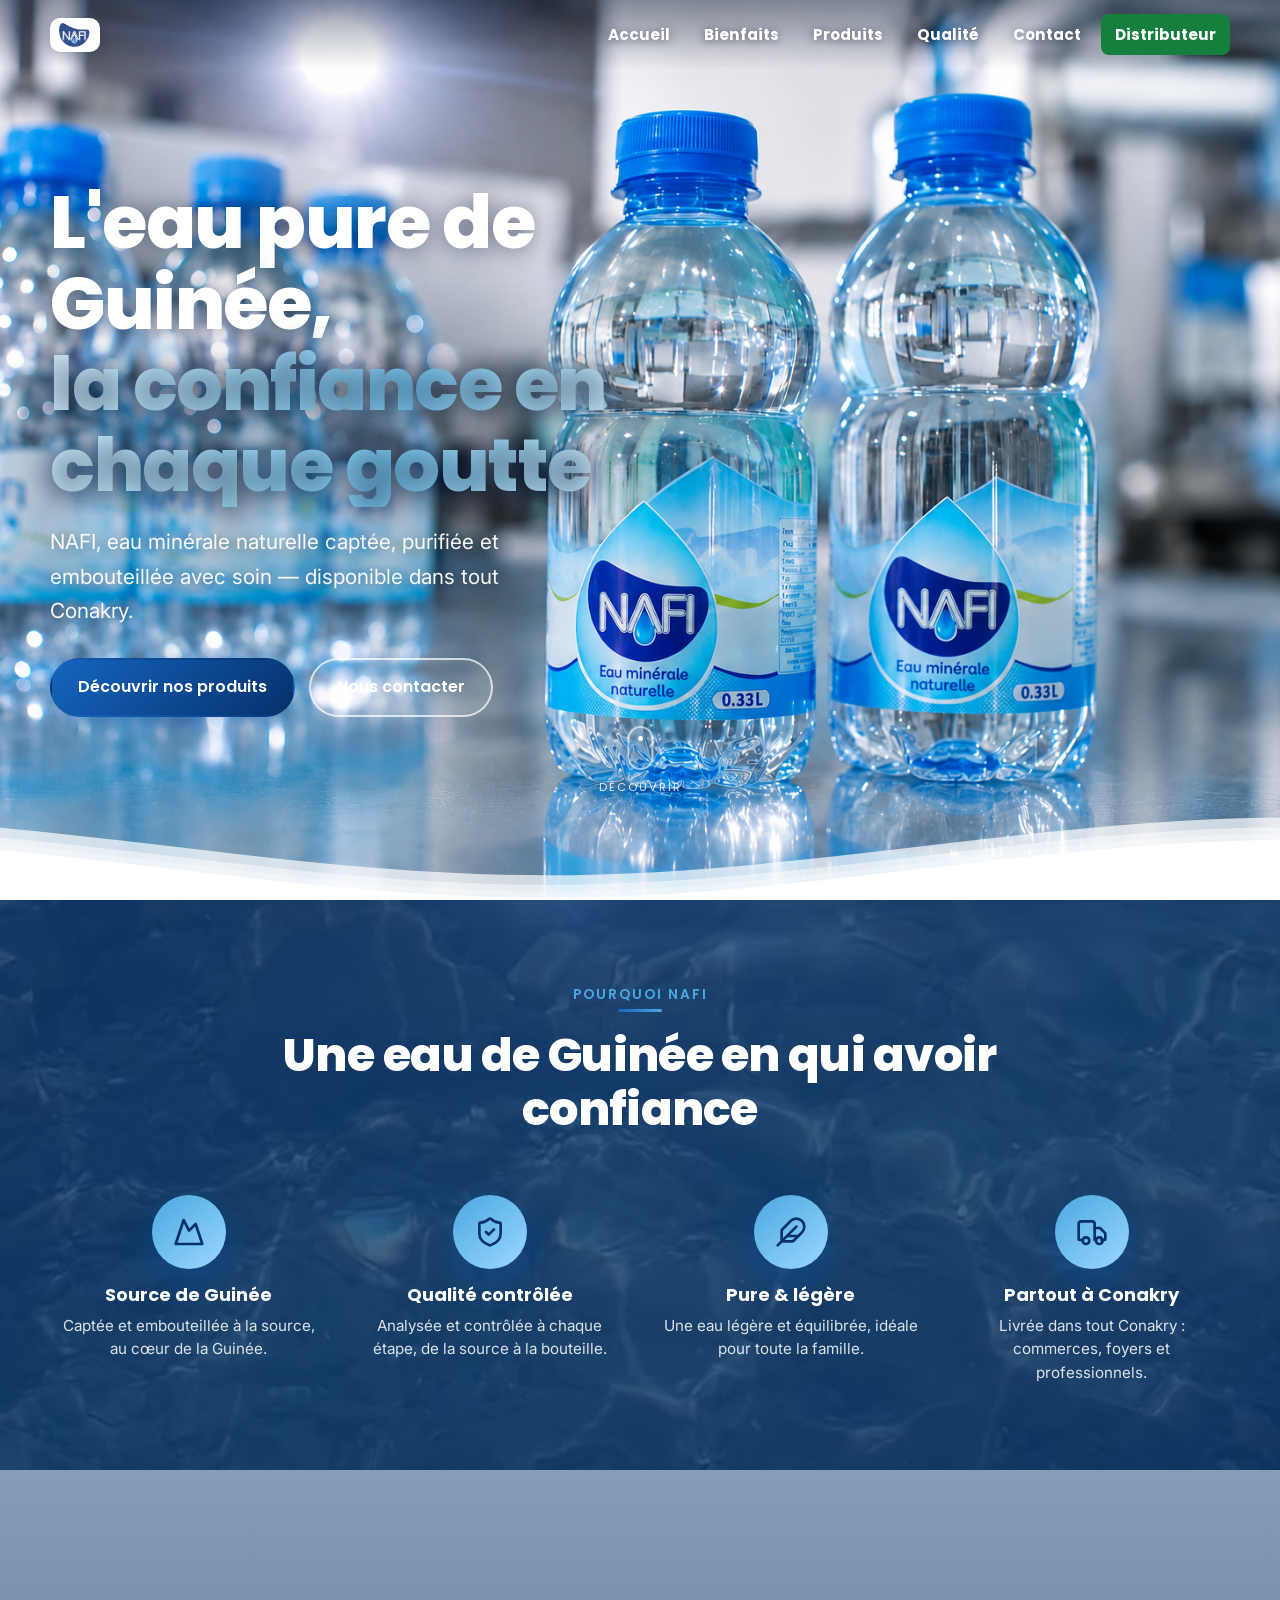
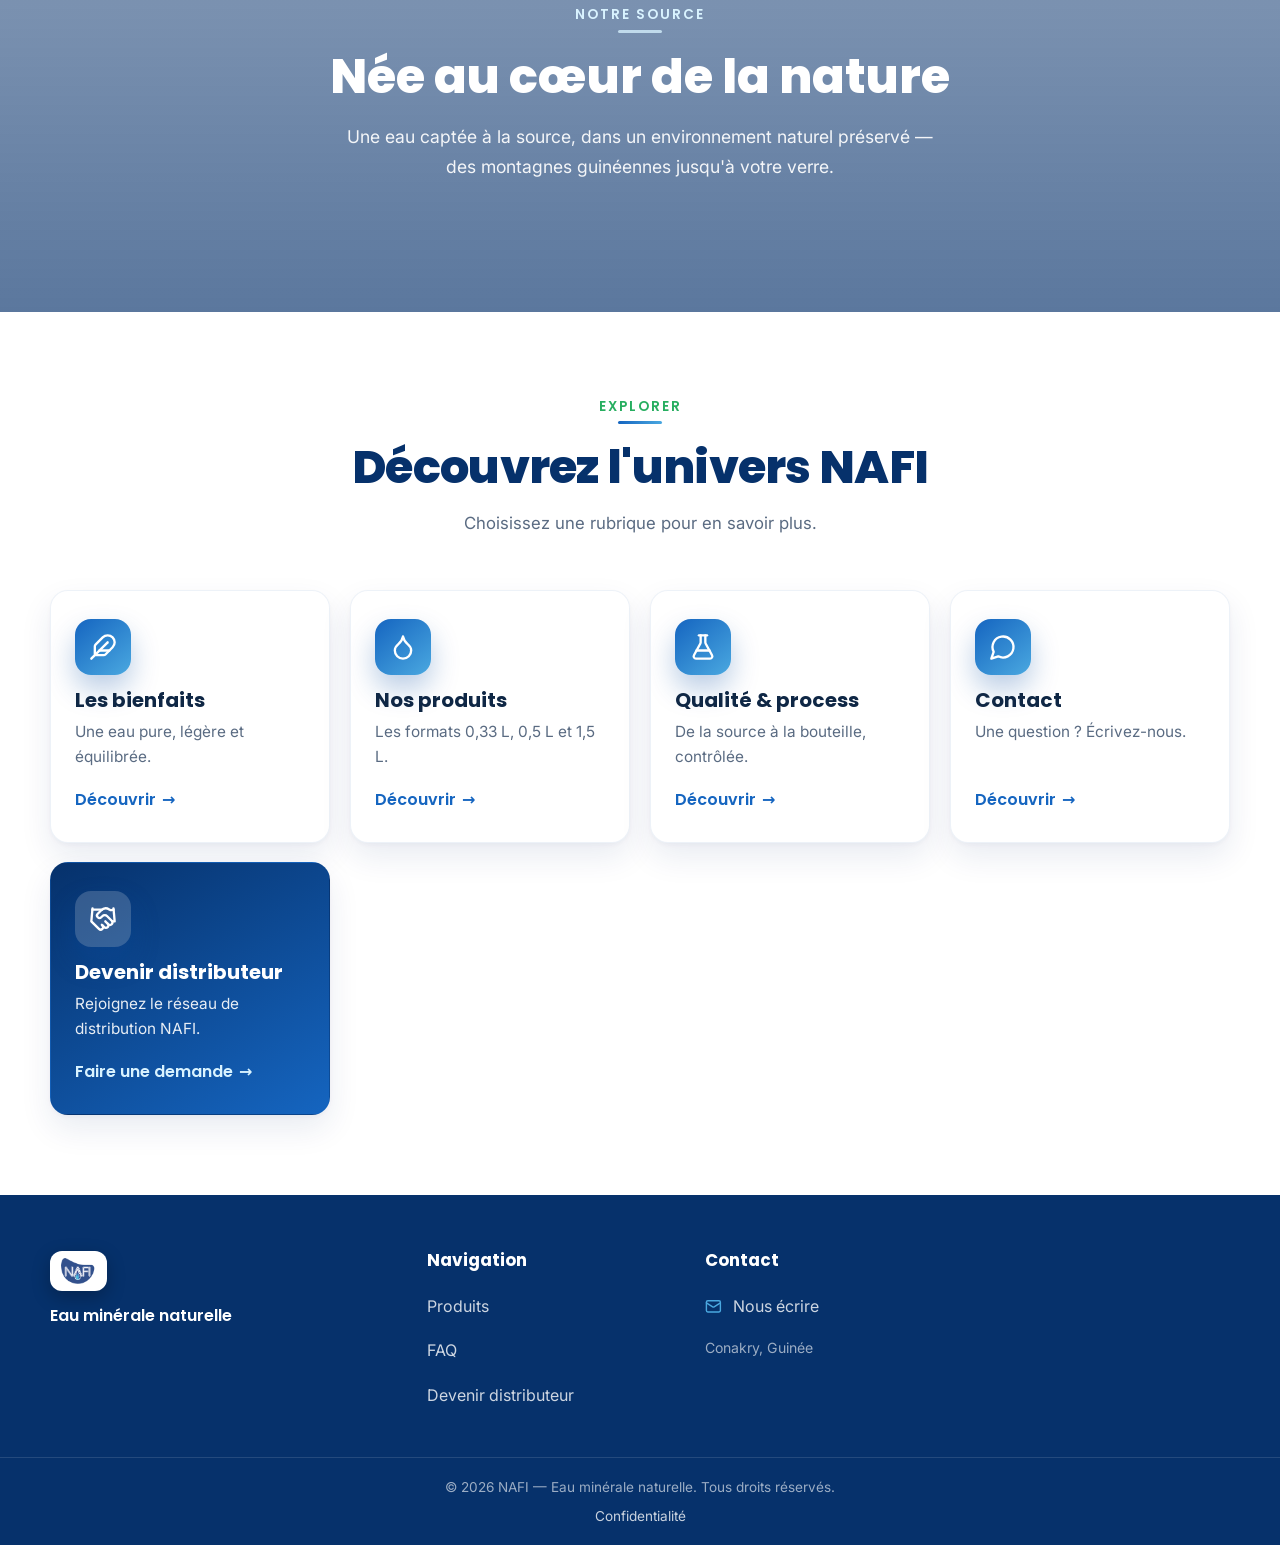
<file: index.html>
<!DOCTYPE html>
<html lang="fr">
<head>
  <meta charset="UTF-8" />
  <meta name="viewport" content="width=device-width, initial-scale=1.0" />
  <link rel="canonical" href="https://www.eaunafi.com/" />
  <meta name="theme-color" content="#06316b" />
  <title>NAFI — L'eau pure de Guinée, la confiance en chaque goutte</title>
  <meta name="description" content="NAFI, eau minérale naturelle née en Guinée. De la source à votre verre : captée, purifiée et contrôlée. Disponible à Conakry en 0,33 L, 0,5 L et 1,5 L." />
  <link rel="icon" type="image/png" href="images/favicon.png?v=24" />
  <link rel="apple-touch-icon" href="images/apple-touch-icon.png" />
  <link rel="preconnect" href="https://fonts.googleapis.com" />
  <link rel="preconnect" href="https://fonts.gstatic.com" crossorigin />
  <link href="https://fonts.googleapis.com/css2?family=Poppins:wght@400;500;600;700;800&family=Inter:wght@400;500;600&display=swap" rel="stylesheet" />
  <link rel="preload" as="image" href="images/hero-accueil.png" fetchpriority="high" />
  <link rel="stylesheet" href="css/style.css?v=24" />
  <script type="application/ld+json">
  {"@context":"https://schema.org","@type":"Organization","name":"NAFI","url":"https://www.eaunafi.com/","logo":"https://www.eaunafi.com/images/apple-touch-icon.png","description":"Eau minérale naturelle captée et embouteillée en Guinée."}
  </script>
</head>
<body>
  <a class="skip-link" href="#accueil">Aller au contenu</a>

  <div class="scroll-progress" id="scrollProgress" aria-hidden="true"></div>

  <svg width="0" height="0" style="position:absolute" aria-hidden="true" focusable="false">
    <defs>
      <symbol id="i-drop" viewBox="0 0 24 24"><path d="M12 22a7 7 0 0 0 7-7c0-2-1-3.9-3-5.5s-3.5-4-4-6.5c-.5 2.5-2 4.9-4 6.5C6 11.1 5 13 5 15a7 7 0 0 0 7 7z"/></symbol>
      <symbol id="i-shield" viewBox="0 0 24 24"><path d="M20 13c0 5-3.5 7.5-7.66 8.95a1 1 0 0 1-.67-.01C7.5 20.5 4 18 4 13V6a1 1 0 0 1 1-1c2 0 4.5-1.2 6.24-2.72a1.17 1.17 0 0 1 1.52 0C14.51 3.81 17 5 19 5a1 1 0 0 1 1 1z"/></symbol>
      <symbol id="i-shield-check" viewBox="0 0 24 24"><path d="M20 13c0 5-3.5 7.5-7.66 8.95a1 1 0 0 1-.67-.01C7.5 20.5 4 18 4 13V6a1 1 0 0 1 1-1c2 0 4.5-1.2 6.24-2.72a1.17 1.17 0 0 1 1.52 0C14.51 3.81 17 5 19 5a1 1 0 0 1 1 1z"/><path d="m9 12 2 2 4-4"/></symbol>
      <symbol id="i-check" viewBox="0 0 24 24"><circle cx="12" cy="12" r="10"/><path d="m9 12 2 2 4-4"/></symbol>
      <symbol id="i-feather" viewBox="0 0 24 24"><path d="M12.67 19a2 2 0 0 0 1.42-.59l6.15-6.17a6 6 0 0 0-8.49-8.49L5.59 9.91A2 2 0 0 0 5 11.33V18a1 1 0 0 0 1 1z"/><path d="M16 8 2 22"/><path d="M17.5 15H9"/></symbol>
      <symbol id="i-salt" viewBox="0 0 24 24"><path d="M7 11a5 5 0 0 1 10 0"/><path d="M7 11h10v9a1 1 0 0 1-1 1H8a1 1 0 0 1-1-1z"/><path d="M10 7.5v.01"/><path d="M14 7.5v.01"/><path d="M12 6v.01"/></symbol>
      <symbol id="i-scale" viewBox="0 0 24 24"><path d="m16 16 3-8 3 8c-.87.65-1.92 1-3 1s-2.13-.35-3-1z"/><path d="m2 16 3-8 3 8c-.87.65-1.92 1-3 1s-2.13-.35-3-1z"/><path d="M7 21h10"/><path d="M12 3v18"/><path d="M3 7h2c2 0 5-1 7-2 2 1 5 2 7 2h2"/></symbol>
      <symbol id="i-family" viewBox="0 0 24 24"><path d="M16 21v-2a4 4 0 0 0-4-4H6a4 4 0 0 0-4 4v2"/><circle cx="9" cy="7" r="4"/><path d="M22 21v-2a4 4 0 0 0-3-3.87"/><path d="M16 3.13a4 4 0 0 1 0 7.75"/></symbol>
      <symbol id="i-leaf" viewBox="0 0 24 24"><path d="M11 20A7 7 0 0 1 9.8 6.1C15.5 5 17 4.48 19 2c1 2 2 4.18 2 8 0 5.5-4.78 10-10 10z"/><path d="M2 21c0-3 1.85-5.36 5.08-6"/></symbol>
      <symbol id="i-mountain" viewBox="0 0 24 24"><path d="m8 3 4 8 5-5 5 15H2z"/></symbol>
      <symbol id="i-filter" viewBox="0 0 24 24"><path d="M22 3H2l8 9.46V19l4 2v-8.54z"/></symbol>
      <symbol id="i-sparkles" viewBox="0 0 24 24"><path d="M9.94 14.06a2 2 0 0 0-1.44-1.44l-4.06-1.06 4.06-1.06A2 2 0 0 0 9.94 9L11 4.94 12.06 9a2 2 0 0 0 1.44 1.44l4.06 1.06-4.06 1.06A2 2 0 0 0 12.06 14L11 18.06z"/><path d="M19 4v3"/><path d="M20.5 5.5h-3"/><path d="M19 17v2"/><path d="M20 18h-2"/></symbol>
      <symbol id="i-flask" viewBox="0 0 24 24"><path d="M14 2v6a2 2 0 0 0 .24.96l5.51 10.08A2 2 0 0 1 18 22H6a2 2 0 0 1-1.75-2.96l5.51-10.08A2 2 0 0 0 10 8V2"/><path d="M6.45 15h11.1"/><path d="M8.5 2h7"/></symbol>
      <symbol id="i-factory" viewBox="0 0 24 24"><path d="M2 20a2 2 0 0 0 2 2h16a2 2 0 0 0 2-2V8l-7 5V8l-7 5V4a2 2 0 0 0-2-2H4a2 2 0 0 0-2 2z"/><path d="M7 18h.01"/><path d="M12 18h.01"/><path d="M17 18h.01"/></symbol>
      <symbol id="i-truck" viewBox="0 0 24 24"><path d="M14 18V6a2 2 0 0 0-2-2H4a2 2 0 0 0-2 2v11a1 1 0 0 0 1 1h2"/><path d="M14 9h4l4 4v4a1 1 0 0 1-1 1h-2"/><circle cx="7.5" cy="18.5" r="2.5"/><circle cx="17.5" cy="18.5" r="2.5"/></symbol>
      <symbol id="i-target" viewBox="0 0 24 24"><circle cx="12" cy="12" r="10"/><circle cx="12" cy="12" r="6"/><circle cx="12" cy="12" r="2"/></symbol>
      <symbol id="i-globe" viewBox="0 0 24 24"><circle cx="12" cy="12" r="10"/><path d="M12 2a14.5 14.5 0 0 0 0 20 14.5 14.5 0 0 0 0-20"/><path d="M2 12h20"/></symbol>
      <symbol id="i-phone" viewBox="0 0 24 24"><path d="M13.83 16.57a1 1 0 0 0 1.21-.3l.36-.47A2 2 0 0 1 17 15h3a2 2 0 0 1 2 2v3a2 2 0 0 1-2 2A18 18 0 0 1 2 4a2 2 0 0 1 2-2h3a2 2 0 0 1 2 2v3a2 2 0 0 1-.8 1.6l-.47.35a1 1 0 0 0-.29 1.23 14 14 0 0 0 6.39 6.39z"/></symbol>
      <symbol id="i-mail" viewBox="0 0 24 24"><rect width="20" height="16" x="2" y="4" rx="2"/><path d="m22 7-8.97 5.7a1.94 1.94 0 0 1-2.06 0L2 7"/></symbol>
      <symbol id="i-chat" viewBox="0 0 24 24"><path d="M7.9 20A9 9 0 1 0 4 16.1L2 22z"/></symbol>
      <symbol id="i-file" viewBox="0 0 24 24"><path d="M15 2H6a2 2 0 0 0-2 2v16a2 2 0 0 0 2 2h12a2 2 0 0 0 2-2V7z"/><path d="M14 2v4a2 2 0 0 0 2 2h4"/><path d="M16 13H8"/><path d="M16 17H8"/><path d="M10 9H8"/></symbol>
      <symbol id="i-handshake" viewBox="0 0 24 24"><path d="m11 17 2 2a1 1 0 1 0 3-3"/><path d="m14 14 2.5 2.5a1 1 0 1 0 3-3l-3.88-3.88a3 3 0 0 0-4.24 0l-.88.88a1 1 0 1 1-3-3l2.81-2.81a5.79 5.79 0 0 1 7.06-.87l.47.28a2 2 0 0 0 1.42.25L21 4"/><path d="m21 3 1 11h-2"/><path d="M3 3 2 14l6.5 6.5a1 1 0 1 0 3-3"/><path d="M3 4h8"/></symbol>
      <symbol id="i-facebook" viewBox="0 0 24 24"><path d="M22 12a10 10 0 1 0-11.56 9.88v-6.99H7.9V12h2.54V9.8c0-2.5 1.49-3.89 3.78-3.89 1.09 0 2.24.2 2.24.2v2.46h-1.26c-1.24 0-1.63.77-1.63 1.56V12h2.78l-.44 2.89h-2.34v6.99A10 10 0 0 0 22 12z"/></symbol>
      <symbol id="i-instagram" viewBox="0 0 24 24"><rect width="20" height="20" x="2" y="2" rx="5"/><path d="M16 11.37A4 4 0 1 1 12.63 8 4 4 0 0 1 16 11.37z"/><line x1="17.5" x2="17.51" y1="6.5" y2="6.5"/></symbol>
      <symbol id="i-flag-gn" viewBox="0 0 30 20" preserveAspectRatio="none"><rect width="10" height="20" x="0" fill="#ce1126"/><rect width="10" height="20" x="10" fill="#fcd116"/><rect width="10" height="20" x="20" fill="#009460"/></symbol>
    </defs>
  </svg>

  <!-- ===================== NAVBAR ===================== -->
  <header class="navbar" id="navbar">
    <div class="container nav-inner">
      <a href="index.html" class="brand" aria-label="NAFI - Accueil">
        <img src="images/logo-nafi.png" alt="Logo NAFI" class="brand-logo" data-fallback="logo" />
      </a>

      <nav class="nav-links" id="navLinks" aria-label="Navigation principale">
        <a href="index.html" class="active">Accueil</a>
        <a href="bienfaits.html">Bienfaits</a>
        <a href="produits.html">Produits</a>
        <a href="qualite.html">Qualité</a>
        <a href="contact.html" data-stat="contact">Contact</a>
        <a href="contact.html#distributeur" data-stat="distributeur" class="nav-cta">Distributeur</a>
      </nav>

      <button class="burger" id="burger" aria-label="Ouvrir le menu" aria-expanded="false">
        <span></span><span></span><span></span>
      </button>
    </div>
  </header>

<section class="hero" id="accueil">
    <!-- Image de fond du hero : bouteilles NAFI à l'embouteillage -->
    <img class="hero-bg-img" src="images/hero-accueil.png" alt="Bouteilles d'eau minérale NAFI sur la ligne d'embouteillage" width="1536" height="1024" fetchpriority="high" />

    <div class="container hero-inner">
      <div class="hero-text reveal">
        <h1 class="hero-title">L'eau pure de Guinée,<br><span class="accent-water">la confiance en chaque goutte</span></h1>
        <p class="hero-tagline">NAFI, eau minérale naturelle captée, purifiée et embouteillée avec soin — disponible dans tout Conakry.</p>
        <div class="hero-buttons">
          <a href="produits.html" class="btn btn-primary">Découvrir nos produits</a>
          <a href="contact.html" data-stat="contact" class="btn btn-outline">Nous contacter</a>
        </div>
      </div>
    </div>

    <!-- Indicateur de défilement -->
    <a href="#explorer" class="scroll-cue" aria-label="Défiler vers le bas">
      <span class="scroll-cue-dot"></span>
      <span class="scroll-cue-txt">Découvrir</span>
    </a>

    <!-- Vague animée -->
    <div class="wave-wrap" aria-hidden="true">
      <svg class="waves" viewBox="0 24 150 28" preserveAspectRatio="none">
        <defs>
          <path id="wavepath" d="M-160 44c30 0 58-18 88-18s 58 18 88 18 58-18 88-18 58 18 88 18 v44h-352z" />
        </defs>
        <g class="wave-parallax">
          <use href="#wavepath" x="48" y="0" fill="rgba(255,255,255,0.7)" />
          <use href="#wavepath" x="48" y="3" fill="rgba(255,255,255,0.5)" />
          <use href="#wavepath" x="48" y="5" fill="rgba(255,255,255,0.3)" />
          <use href="#wavepath" x="48" y="7" fill="#ffffff" />
        </g>
      </svg>
    </div>
  </section>


  <!-- ===================== POURQUOI NAFI (bande sombre) ===================== -->
  <section class="section section--dark atouts">
    <video class="atouts-video" autoplay muted loop playsinline preload="auto" poster="videos/water-source.jpg" aria-hidden="true">
      <source src="videos/water-source.mp4" type="video/mp4" />
    </video>
    <div class="atouts-overlay" aria-hidden="true"></div>
    <div class="container">
      <div class="section-head reveal">
        <span class="eyebrow">Pourquoi NAFI</span>
        <h2>Une eau de Guinée en qui avoir confiance</h2>
      </div>
      <div class="atouts-grid">
        <div class="atout reveal">
          <span class="atout-ico"><svg class="ico" aria-hidden="true"><use href="#i-mountain"/></svg></span>
          <h3>Source de Guinée</h3>
          <p>Captée et embouteillée à la source, au cœur de la Guinée.</p>
        </div>
        <div class="atout reveal">
          <span class="atout-ico"><svg class="ico" aria-hidden="true"><use href="#i-shield-check"/></svg></span>
          <h3>Qualité contrôlée</h3>
          <p>Analysée et contrôlée à chaque étape, de la source à la bouteille.</p>
        </div>
        <div class="atout reveal">
          <span class="atout-ico"><svg class="ico" aria-hidden="true"><use href="#i-feather"/></svg></span>
          <h3>Pure &amp; légère</h3>
          <p>Une eau légère et équilibrée, idéale pour toute la famille.</p>
        </div>
        <div class="atout reveal">
          <span class="atout-ico"><svg class="ico" aria-hidden="true"><use href="#i-truck"/></svg></span>
          <h3>Partout à Conakry</h3>
          <p>Livrée dans tout Conakry : commerces, foyers et professionnels.</p>
        </div>
      </div>
    </div>
  </section>


  <!-- ===================== NOTRE SOURCE ===================== -->
  <section class="section source-band" aria-label="Notre source naturelle">
    <div class="source-band-overlay" aria-hidden="true"></div>
    <div class="container source-band-inner reveal">
      <span class="eyebrow eyebrow--light">Notre source</span>
      <h2>Née au cœur de la nature</h2>
      <p>Une eau captée à la source, dans un environnement naturel préservé — des montagnes guinéennes jusqu'à votre verre.</p>
    </div>
  </section>


  <!-- ===================== ACCÈS AUX PAGES ===================== -->
  <section class="section nav-hub" id="explorer">
    <div class="container">
      <div class="section-head reveal">
        <span class="eyebrow">Explorer</span>
        <h2>Découvrez l'univers NAFI</h2>
        <p class="lead">Choisissez une rubrique pour en savoir plus.</p>
      </div>
      <div class="hub-grid">
        <a class="hub-card reveal" href="bienfaits.html">
          <span class="hub-ico"><svg class="ico" aria-hidden="true"><use href="#i-feather"/></svg></span>
          <h3>Les bienfaits</h3>
          <p>Une eau pure, légère et équilibrée.</p>
          <span class="hub-link">Découvrir <span aria-hidden="true">&rarr;</span></span>
        </a>
        <a class="hub-card reveal" href="produits.html">
          <span class="hub-ico"><svg class="ico" aria-hidden="true"><use href="#i-drop"/></svg></span>
          <h3>Nos produits</h3>
          <p>Les formats 0,33 L, 0,5 L et 1,5 L.</p>
          <span class="hub-link">Découvrir <span aria-hidden="true">&rarr;</span></span>
        </a>
        <a class="hub-card reveal" href="qualite.html">
          <span class="hub-ico"><svg class="ico" aria-hidden="true"><use href="#i-flask"/></svg></span>
          <h3>Qualité &amp; process</h3>
          <p>De la source à la bouteille, contrôlée.</p>
          <span class="hub-link">Découvrir <span aria-hidden="true">&rarr;</span></span>
        </a>
        <a class="hub-card reveal" href="contact.html" data-stat="contact">
          <span class="hub-ico"><svg class="ico" aria-hidden="true"><use href="#i-chat"/></svg></span>
          <h3>Contact</h3>
          <p>Une question ? Écrivez-nous.</p>
          <span class="hub-link">Découvrir <span aria-hidden="true">&rarr;</span></span>
        </a>
        <a class="hub-card hub-card--cta reveal" href="contact.html#distributeur" data-stat="distributeur">
          <span class="hub-ico"><svg class="ico" aria-hidden="true"><use href="#i-handshake"/></svg></span>
          <h3>Devenir distributeur</h3>
          <p>Rejoignez le réseau de distribution NAFI.</p>
          <span class="hub-link">Faire une demande <span aria-hidden="true">&rarr;</span></span>
        </a>
      </div>
    </div>
  </section>


<footer class="footer">
    <div class="container footer-inner">
      <div class="footer-brand">
        <img src="images/logo-nafi.png" alt="Logo NAFI" class="footer-logo" data-fallback="logo" />
        <p class="footer-tagline">Eau minérale naturelle</p>
      </div>

      <div class="footer-col">
        <h4>Navigation</h4>
        <a href="produits.html">Produits</a>
        <a href="contact.html#faq">FAQ</a>
        <a href="contact.html#distributeur" data-stat="distributeur">Devenir distributeur</a>
      </div>

      <div class="footer-col">
        <h4>Contact</h4>
        <a href="contact.html" data-stat="contact"><svg class="ico ico-link" aria-hidden="true"><use href="#i-mail"/></svg> Nous écrire</a>
        <p class="footer-city">Conakry, Guinée</p>
      </div>
    </div>
    <div class="footer-bottom">
      <p>© <span id="year"></span> NAFI — Eau minérale naturelle. Tous droits réservés.</p>
      <p class="footer-bottom-links"><a href="confidentialite.html">Confidentialité</a></p>
    </div>
  </footer>

<button class="to-top" id="toTop" aria-label="Revenir en haut de la page" title="Haut de page">
    <svg viewBox="0 0 24 24" width="22" height="22" fill="none" stroke="currentColor" stroke-width="2.5" stroke-linecap="round" stroke-linejoin="round" aria-hidden="true">
      <path d="M12 19V5M5 12l7-7 7 7" />
    </svg>
  </button>

  <script src="js/main.js?v=24"></script>
  <script src="js/stats.js?v=25" defer></script>
</body>
</html>
</file>
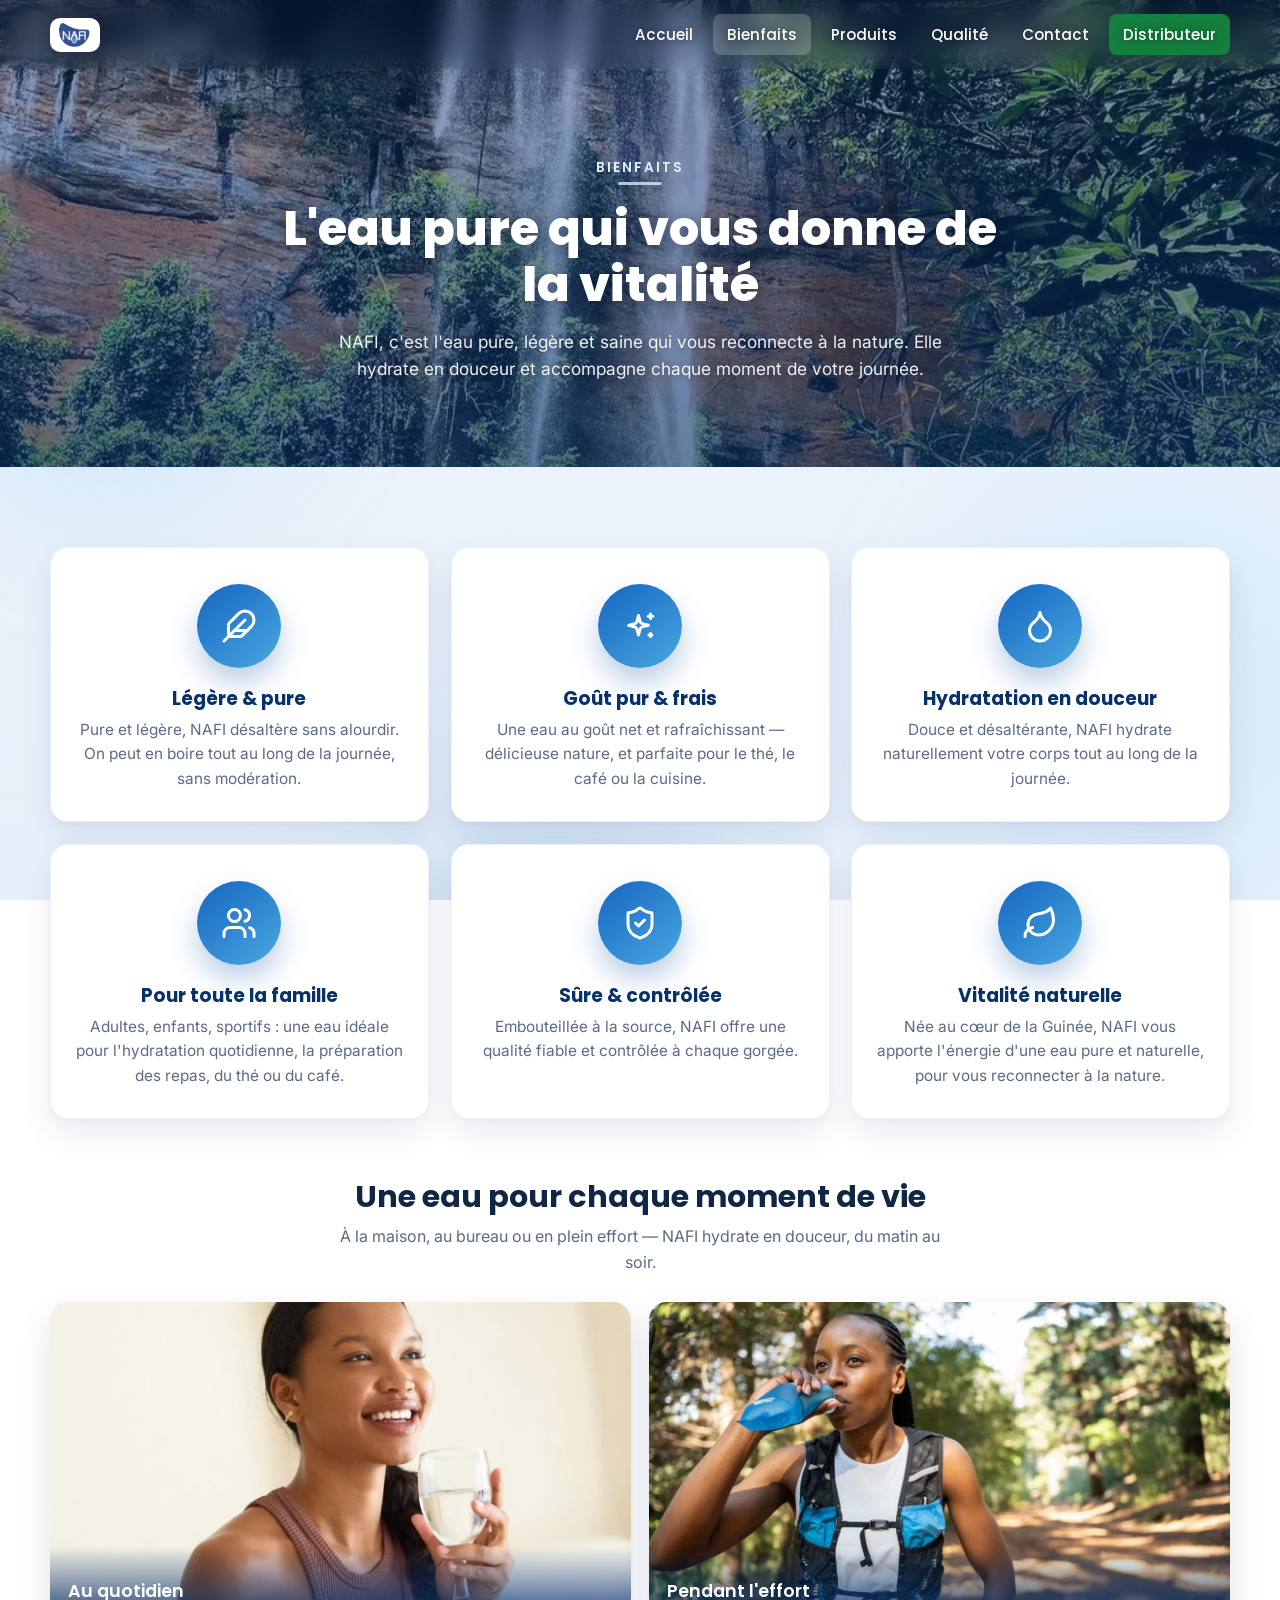
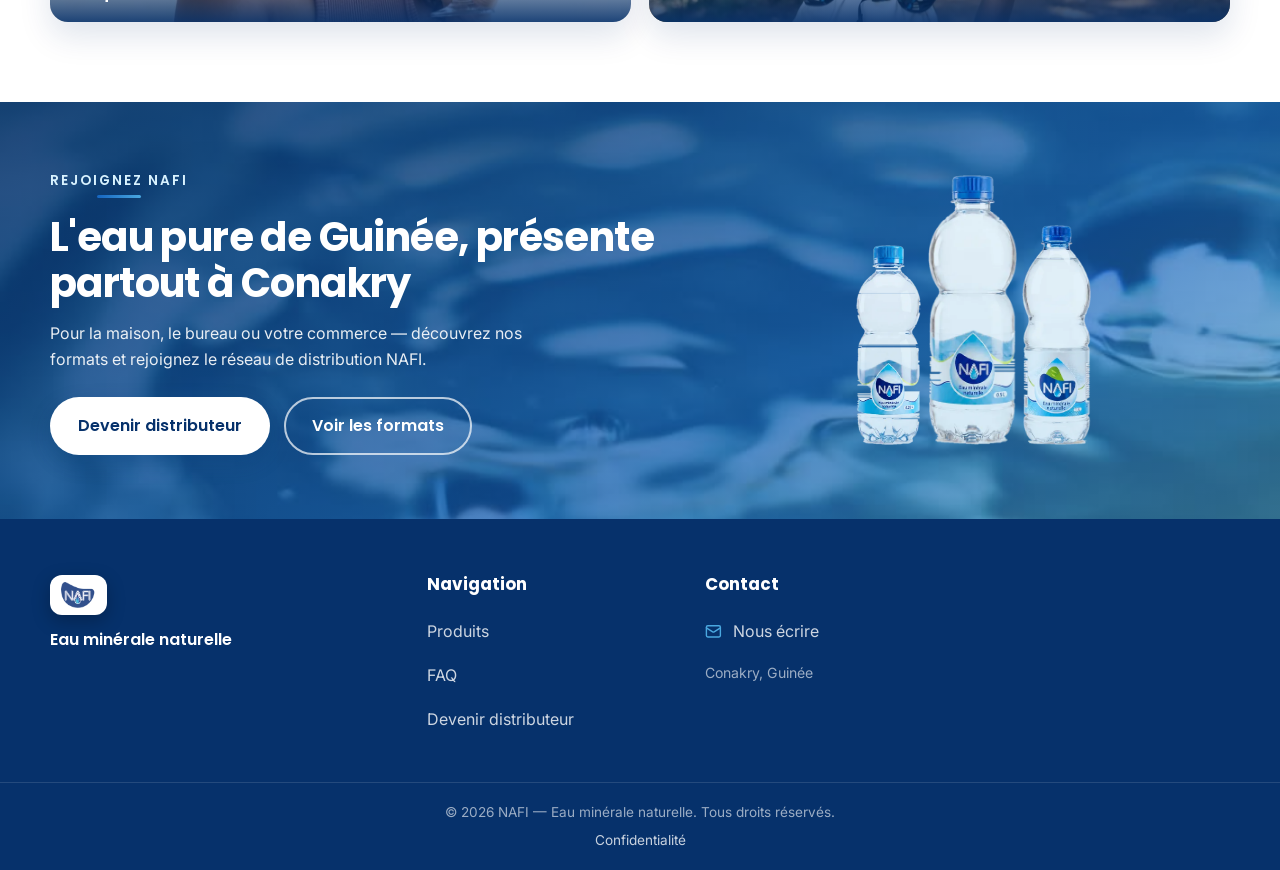
<file: bienfaits.html>
<!DOCTYPE html>
<html lang="fr">
<head>
  <meta charset="UTF-8" />
  <meta name="viewport" content="width=device-width, initial-scale=1.0" />
  <link rel="canonical" href="https://www.eaunafi.com/bienfaits.html" />
  <meta name="theme-color" content="#06316b" />
  <title>Les bienfaits — NAFI eau minérale naturelle</title>
  <meta name="description" content="Pourquoi choisir NAFI : une eau pure, légère et idéale pour toute la famille au quotidien." />
  <link rel="icon" type="image/png" href="images/favicon.png?v=24" />
  <link rel="apple-touch-icon" href="images/apple-touch-icon.png" />
  <link rel="preconnect" href="https://fonts.googleapis.com" />
  <link rel="preconnect" href="https://fonts.gstatic.com" crossorigin />
  <link href="https://fonts.googleapis.com/css2?family=Poppins:wght@400;500;600;700;800&family=Inter:wght@400;500;600&display=swap" rel="stylesheet" />
  <link rel="stylesheet" href="css/style.css?v=24" />
</head>
<body class="page-inner has-banner">
  <a class="skip-link" href="#bienfaits">Aller au contenu</a>

  <div class="scroll-progress" id="scrollProgress" aria-hidden="true"></div>

  <svg width="0" height="0" style="position:absolute" aria-hidden="true" focusable="false">
    <defs>
      <symbol id="i-drop" viewBox="0 0 24 24"><path d="M12 22a7 7 0 0 0 7-7c0-2-1-3.9-3-5.5s-3.5-4-4-6.5c-.5 2.5-2 4.9-4 6.5C6 11.1 5 13 5 15a7 7 0 0 0 7 7z"/></symbol>
      <symbol id="i-shield" viewBox="0 0 24 24"><path d="M20 13c0 5-3.5 7.5-7.66 8.95a1 1 0 0 1-.67-.01C7.5 20.5 4 18 4 13V6a1 1 0 0 1 1-1c2 0 4.5-1.2 6.24-2.72a1.17 1.17 0 0 1 1.52 0C14.51 3.81 17 5 19 5a1 1 0 0 1 1 1z"/></symbol>
      <symbol id="i-shield-check" viewBox="0 0 24 24"><path d="M20 13c0 5-3.5 7.5-7.66 8.95a1 1 0 0 1-.67-.01C7.5 20.5 4 18 4 13V6a1 1 0 0 1 1-1c2 0 4.5-1.2 6.24-2.72a1.17 1.17 0 0 1 1.52 0C14.51 3.81 17 5 19 5a1 1 0 0 1 1 1z"/><path d="m9 12 2 2 4-4"/></symbol>
      <symbol id="i-check" viewBox="0 0 24 24"><circle cx="12" cy="12" r="10"/><path d="m9 12 2 2 4-4"/></symbol>
      <symbol id="i-feather" viewBox="0 0 24 24"><path d="M12.67 19a2 2 0 0 0 1.42-.59l6.15-6.17a6 6 0 0 0-8.49-8.49L5.59 9.91A2 2 0 0 0 5 11.33V18a1 1 0 0 0 1 1z"/><path d="M16 8 2 22"/><path d="M17.5 15H9"/></symbol>
      <symbol id="i-salt" viewBox="0 0 24 24"><path d="M7 11a5 5 0 0 1 10 0"/><path d="M7 11h10v9a1 1 0 0 1-1 1H8a1 1 0 0 1-1-1z"/><path d="M10 7.5v.01"/><path d="M14 7.5v.01"/><path d="M12 6v.01"/></symbol>
      <symbol id="i-scale" viewBox="0 0 24 24"><path d="m16 16 3-8 3 8c-.87.65-1.92 1-3 1s-2.13-.35-3-1z"/><path d="m2 16 3-8 3 8c-.87.65-1.92 1-3 1s-2.13-.35-3-1z"/><path d="M7 21h10"/><path d="M12 3v18"/><path d="M3 7h2c2 0 5-1 7-2 2 1 5 2 7 2h2"/></symbol>
      <symbol id="i-family" viewBox="0 0 24 24"><path d="M16 21v-2a4 4 0 0 0-4-4H6a4 4 0 0 0-4 4v2"/><circle cx="9" cy="7" r="4"/><path d="M22 21v-2a4 4 0 0 0-3-3.87"/><path d="M16 3.13a4 4 0 0 1 0 7.75"/></symbol>
      <symbol id="i-leaf" viewBox="0 0 24 24"><path d="M11 20A7 7 0 0 1 9.8 6.1C15.5 5 17 4.48 19 2c1 2 2 4.18 2 8 0 5.5-4.78 10-10 10z"/><path d="M2 21c0-3 1.85-5.36 5.08-6"/></symbol>
      <symbol id="i-mountain" viewBox="0 0 24 24"><path d="m8 3 4 8 5-5 5 15H2z"/></symbol>
      <symbol id="i-filter" viewBox="0 0 24 24"><path d="M22 3H2l8 9.46V19l4 2v-8.54z"/></symbol>
      <symbol id="i-sparkles" viewBox="0 0 24 24"><path d="M9.94 14.06a2 2 0 0 0-1.44-1.44l-4.06-1.06 4.06-1.06A2 2 0 0 0 9.94 9L11 4.94 12.06 9a2 2 0 0 0 1.44 1.44l4.06 1.06-4.06 1.06A2 2 0 0 0 12.06 14L11 18.06z"/><path d="M19 4v3"/><path d="M20.5 5.5h-3"/><path d="M19 17v2"/><path d="M20 18h-2"/></symbol>
      <symbol id="i-flask" viewBox="0 0 24 24"><path d="M14 2v6a2 2 0 0 0 .24.96l5.51 10.08A2 2 0 0 1 18 22H6a2 2 0 0 1-1.75-2.96l5.51-10.08A2 2 0 0 0 10 8V2"/><path d="M6.45 15h11.1"/><path d="M8.5 2h7"/></symbol>
      <symbol id="i-factory" viewBox="0 0 24 24"><path d="M2 20a2 2 0 0 0 2 2h16a2 2 0 0 0 2-2V8l-7 5V8l-7 5V4a2 2 0 0 0-2-2H4a2 2 0 0 0-2 2z"/><path d="M7 18h.01"/><path d="M12 18h.01"/><path d="M17 18h.01"/></symbol>
      <symbol id="i-truck" viewBox="0 0 24 24"><path d="M14 18V6a2 2 0 0 0-2-2H4a2 2 0 0 0-2 2v11a1 1 0 0 0 1 1h2"/><path d="M14 9h4l4 4v4a1 1 0 0 1-1 1h-2"/><circle cx="7.5" cy="18.5" r="2.5"/><circle cx="17.5" cy="18.5" r="2.5"/></symbol>
      <symbol id="i-target" viewBox="0 0 24 24"><circle cx="12" cy="12" r="10"/><circle cx="12" cy="12" r="6"/><circle cx="12" cy="12" r="2"/></symbol>
      <symbol id="i-globe" viewBox="0 0 24 24"><circle cx="12" cy="12" r="10"/><path d="M12 2a14.5 14.5 0 0 0 0 20 14.5 14.5 0 0 0 0-20"/><path d="M2 12h20"/></symbol>
      <symbol id="i-phone" viewBox="0 0 24 24"><path d="M13.83 16.57a1 1 0 0 0 1.21-.3l.36-.47A2 2 0 0 1 17 15h3a2 2 0 0 1 2 2v3a2 2 0 0 1-2 2A18 18 0 0 1 2 4a2 2 0 0 1 2-2h3a2 2 0 0 1 2 2v3a2 2 0 0 1-.8 1.6l-.47.35a1 1 0 0 0-.29 1.23 14 14 0 0 0 6.39 6.39z"/></symbol>
      <symbol id="i-mail" viewBox="0 0 24 24"><rect width="20" height="16" x="2" y="4" rx="2"/><path d="m22 7-8.97 5.7a1.94 1.94 0 0 1-2.06 0L2 7"/></symbol>
      <symbol id="i-chat" viewBox="0 0 24 24"><path d="M7.9 20A9 9 0 1 0 4 16.1L2 22z"/></symbol>
      <symbol id="i-file" viewBox="0 0 24 24"><path d="M15 2H6a2 2 0 0 0-2 2v16a2 2 0 0 0 2 2h12a2 2 0 0 0 2-2V7z"/><path d="M14 2v4a2 2 0 0 0 2 2h4"/><path d="M16 13H8"/><path d="M16 17H8"/><path d="M10 9H8"/></symbol>
      <symbol id="i-handshake" viewBox="0 0 24 24"><path d="m11 17 2 2a1 1 0 1 0 3-3"/><path d="m14 14 2.5 2.5a1 1 0 1 0 3-3l-3.88-3.88a3 3 0 0 0-4.24 0l-.88.88a1 1 0 1 1-3-3l2.81-2.81a5.79 5.79 0 0 1 7.06-.87l.47.28a2 2 0 0 0 1.42.25L21 4"/><path d="m21 3 1 11h-2"/><path d="M3 3 2 14l6.5 6.5a1 1 0 1 0 3-3"/><path d="M3 4h8"/></symbol>
      <symbol id="i-facebook" viewBox="0 0 24 24"><path d="M22 12a10 10 0 1 0-11.56 9.88v-6.99H7.9V12h2.54V9.8c0-2.5 1.49-3.89 3.78-3.89 1.09 0 2.24.2 2.24.2v2.46h-1.26c-1.24 0-1.63.77-1.63 1.56V12h2.78l-.44 2.89h-2.34v6.99A10 10 0 0 0 22 12z"/></symbol>
      <symbol id="i-instagram" viewBox="0 0 24 24"><rect width="20" height="20" x="2" y="2" rx="5"/><path d="M16 11.37A4 4 0 1 1 12.63 8 4 4 0 0 1 16 11.37z"/><line x1="17.5" x2="17.51" y1="6.5" y2="6.5"/></symbol>
      <symbol id="i-flag-gn" viewBox="0 0 30 20" preserveAspectRatio="none"><rect width="10" height="20" x="0" fill="#ce1126"/><rect width="10" height="20" x="10" fill="#fcd116"/><rect width="10" height="20" x="20" fill="#009460"/></symbol>
    </defs>
  </svg>

  <!-- ===================== NAVBAR ===================== -->
  <header class="navbar" id="navbar">
    <div class="container nav-inner">
      <a href="index.html" class="brand" aria-label="NAFI - Accueil">
        <img src="images/logo-nafi.png" alt="Logo NAFI" class="brand-logo" data-fallback="logo" />
      </a>

      <nav class="nav-links" id="navLinks" aria-label="Navigation principale">
        <a href="index.html">Accueil</a>
        <a href="bienfaits.html" class="active">Bienfaits</a>
        <a href="produits.html">Produits</a>
        <a href="qualite.html">Qualité</a>
        <a href="contact.html" data-stat="contact">Contact</a>
        <a href="contact.html#distributeur" data-stat="distributeur" class="nav-cta">Distributeur</a>
      </nav>

      <button class="burger" id="burger" aria-label="Ouvrir le menu" aria-expanded="false">
        <span></span><span></span><span></span>
      </button>
    </div>
  </header>

  <!-- ===================== EN-TÊTE DE PAGE ===================== -->
  <section class="page-hero page-hero--bienfaits" aria-label="Bienfaits NAFI">
    <div class="container page-hero-inner reveal">
      <span class="eyebrow">Bienfaits</span>
      <h1>L'eau pure qui vous donne de la vitalité</h1>
      <p class="lead">NAFI, c'est l'eau pure, légère et saine qui vous reconnecte à la nature. Elle hydrate en douceur et accompagne chaque moment de votre journée.</p>
    </div>
  </section>

<section class="section bienfaits" id="bienfaits">
    <div class="container">

      <div class="benefits-grid">
        <article class="benefit-card reveal">
          <div class="benefit-icon"><svg class="ico" aria-hidden="true"><use href="#i-feather"/></svg></div>
          <h3>Légère &amp; pure</h3>
          <p>Pure et légère, NAFI désaltère sans alourdir. On peut en boire tout au long de la journée, sans modération.</p>
        </article>

        <article class="benefit-card reveal">
          <div class="benefit-icon"><svg class="ico" aria-hidden="true"><use href="#i-sparkles"/></svg></div>
          <h3>Goût pur &amp; frais</h3>
          <p>Une eau au goût net et rafraîchissant — délicieuse nature, et parfaite pour le thé, le café ou la cuisine.</p>
        </article>

        <article class="benefit-card reveal">
          <div class="benefit-icon"><svg class="ico" aria-hidden="true"><use href="#i-drop"/></svg></div>
          <h3>Hydratation en douceur</h3>
          <p>Douce et désaltérante, NAFI hydrate naturellement votre corps tout au long de la journée.</p>
        </article>

        <article class="benefit-card reveal">
          <div class="benefit-icon"><svg class="ico" aria-hidden="true"><use href="#i-family"/></svg></div>
          <h3>Pour toute la famille</h3>
          <p>Adultes, enfants, sportifs : une eau idéale pour l'hydratation quotidienne, la préparation des repas, du thé ou du café.</p>
        </article>

        <article class="benefit-card reveal">
          <div class="benefit-icon"><svg class="ico" aria-hidden="true"><use href="#i-shield-check"/></svg></div>
          <h3>Sûre &amp; contrôlée</h3>
          <p>Embouteillée à la source, NAFI offre une qualité fiable et contrôlée à chaque gorgée.</p>
        </article>

        <article class="benefit-card reveal">
          <div class="benefit-icon"><svg class="ico" aria-hidden="true"><use href="#i-leaf"/></svg></div>
          <h3>Vitalité naturelle</h3>
          <p>Née au cœur de la Guinée, NAFI vous apporte l'énergie d'une eau pure et naturelle, pour vous reconnecter à la nature.</p>
        </article>
      </div>

      <!-- Bande lifestyle : une eau pour chaque moment -->
      <div class="lifestyle-head reveal">
        <h3>Une eau pour chaque moment de vie</h3>
        <p>À la maison, au bureau ou en plein effort — NAFI hydrate en douceur, du matin au soir.</p>
      </div>
      <div class="lifestyle-strip reveal">
        <figure class="ls-item">
          <picture><source srcset="images/lifestyle/quotidien.webp" type="image/webp" /><img src="images/lifestyle/quotidien.jpg" alt="Jeune femme souriante buvant un verre d'eau NAFI" loading="lazy" /></picture>
          <figcaption>Au quotidien</figcaption>
        </figure>
        <figure class="ls-item">
          <picture><source srcset="images/lifestyle/sport.webp" type="image/webp" /><img src="images/lifestyle/sport.jpg" alt="Sportive s'hydratant pendant une course en forêt" loading="lazy" /></picture>
          <figcaption>Pendant l'effort</figcaption>
        </figure>
      </div>
    </div>
  </section>

<section class="cta-banner" aria-label="Rejoindre NAFI">
    <video class="cta-video" autoplay muted loop playsinline preload="auto" poster="videos/water-ripples.jpg" aria-hidden="true"><source src="videos/water-ripples.mp4" type="video/mp4" /></video>
    <div class="cta-vidtint" aria-hidden="true"></div>
    <div class="cta-bubbles" aria-hidden="true"><span></span><span></span><span></span><span></span><span></span></div>
    <div class="container cta-inner">
      <div class="cta-text reveal">
        <span class="eyebrow eyebrow--light">Rejoignez NAFI</span>
        <h2>L'eau pure de Guinée, présente partout à Conakry</h2>
        <p>Pour la maison, le bureau ou votre commerce — découvrez nos formats et rejoignez le réseau de distribution NAFI.</p>
        <div class="cta-actions">
          <a href="contact.html#distributeur" data-stat="distributeur" class="btn btn-light">Devenir distributeur</a>
          <a href="produits.html" class="btn btn-outline-light">Voir les formats</a>
        </div>
      </div>
      <div class="cta-bottles reveal" aria-hidden="true">
        <picture><source srcset="images/bottles/nafi-033.webp" type="image/webp" /><img src="images/bottles/nafi-033.png" alt="" class="cta-bottle cta-bottle--sm" loading="lazy" /></picture>
        <picture><source srcset="images/bottles/nafi-05.webp" type="image/webp" /><img src="images/bottles/nafi-05.png" alt="" class="cta-bottle cta-bottle--lg" loading="lazy" /></picture>
        <picture><source srcset="images/bottles/nafi-15.webp" type="image/webp" /><img src="images/bottles/nafi-15.png" alt="" class="cta-bottle cta-bottle--md" loading="lazy" /></picture>
      </div>
    </div>
  </section>

<footer class="footer">
    <div class="container footer-inner">
      <div class="footer-brand">
        <img src="images/logo-nafi.png" alt="Logo NAFI" class="footer-logo" data-fallback="logo" />
        <p class="footer-tagline">Eau minérale naturelle</p>
      </div>

      <div class="footer-col">
        <h4>Navigation</h4>
        <a href="produits.html">Produits</a>
        <a href="contact.html#faq">FAQ</a>
        <a href="contact.html#distributeur" data-stat="distributeur">Devenir distributeur</a>
      </div>

      <div class="footer-col">
        <h4>Contact</h4>
        <a href="contact.html" data-stat="contact"><svg class="ico ico-link" aria-hidden="true"><use href="#i-mail"/></svg> Nous écrire</a>
        <p class="footer-city">Conakry, Guinée</p>
      </div>
    </div>
    <div class="footer-bottom">
      <p>© <span id="year"></span> NAFI — Eau minérale naturelle. Tous droits réservés.</p>
      <p class="footer-bottom-links"><a href="confidentialite.html">Confidentialité</a></p>
    </div>
  </footer>

<button class="to-top" id="toTop" aria-label="Revenir en haut de la page" title="Haut de page">
    <svg viewBox="0 0 24 24" width="22" height="22" fill="none" stroke="currentColor" stroke-width="2.5" stroke-linecap="round" stroke-linejoin="round" aria-hidden="true">
      <path d="M12 19V5M5 12l7-7 7 7" />
    </svg>
  </button>

  <script src="js/main.js?v=24"></script>
  <script src="js/stats.js?v=25" defer></script>
</body>
</html>
</file>
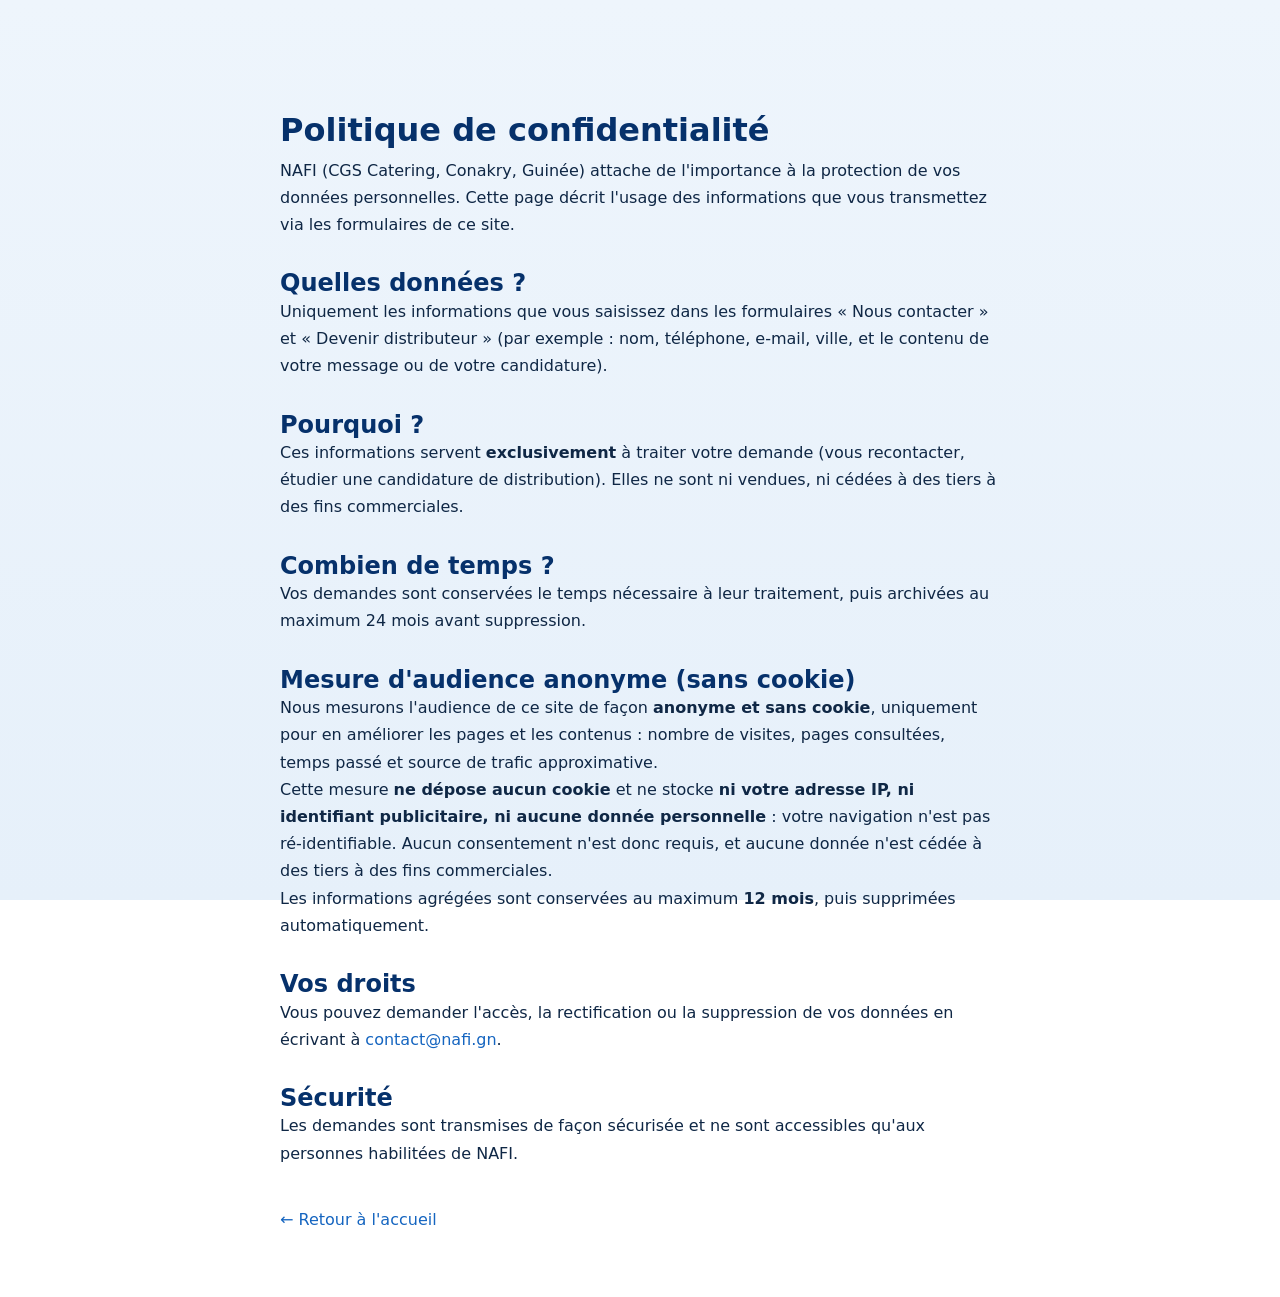
<file: confidentialite.html>
<!DOCTYPE html>
<html lang="fr">
<head>
  <meta charset="UTF-8" />
  <meta name="viewport" content="width=device-width, initial-scale=1.0" />
  <title>Confidentialité — NAFI</title>
  <meta name="description" content="Politique de confidentialité de NAFI : usage des informations transmises via les formulaires du site." />
  <meta name="robots" content="noindex, follow" />
  <link rel="stylesheet" href="css/style.css?v=24" />
  <style>
    .legal{max-width:760px;margin:0 auto;padding:7rem 1.25rem 4rem}
    .legal h1{margin-bottom:.5rem}
    .legal h2{margin-top:2rem}
    .legal p,.legal li{line-height:1.7}
    .legal a{color:var(--blue,#1d4ed8)}
    .legal .back{display:inline-block;margin-top:2.5rem}
  </style>
</head>
<body>
  <main class="legal">
    <h1>Politique de confidentialité</h1>
    <p>NAFI (CGS Catering, Conakry, Guinée) attache de l'importance à la protection
       de vos données personnelles. Cette page décrit l'usage des informations que
       vous transmettez via les formulaires de ce site.</p>

    <h2>Quelles données ?</h2>
    <p>Uniquement les informations que vous saisissez dans les formulaires
       « Nous contacter » et « Devenir distributeur » (par exemple : nom, téléphone,
       e-mail, ville, et le contenu de votre message ou de votre candidature).</p>

    <h2>Pourquoi ?</h2>
    <p>Ces informations servent <strong>exclusivement</strong> à traiter votre demande
       (vous recontacter, étudier une candidature de distribution). Elles ne sont ni
       vendues, ni cédées à des tiers à des fins commerciales.</p>

    <h2>Combien de temps ?</h2>
    <p>Vos demandes sont conservées le temps nécessaire à leur traitement, puis
       archivées au maximum 24 mois avant suppression.</p>

    <h2>Mesure d'audience anonyme (sans cookie)</h2>
    <p>Nous mesurons l'audience de ce site de façon <strong>anonyme et sans cookie</strong>,
       uniquement pour en améliorer les pages et les contenus : nombre de visites, pages
       consultées, temps passé et source de trafic approximative.</p>
    <p>Cette mesure <strong>ne dépose aucun cookie</strong> et ne stocke <strong>ni votre adresse
       IP, ni identifiant publicitaire, ni aucune donnée personnelle</strong> : votre navigation
       n'est pas ré-identifiable. Aucun consentement n'est donc requis, et aucune donnée n'est
       cédée à des tiers à des fins commerciales.</p>
    <p>Les informations agrégées sont conservées au maximum <strong>12 mois</strong>, puis
       supprimées automatiquement.</p>

    <h2>Vos droits</h2>
    <p>Vous pouvez demander l'accès, la rectification ou la suppression de vos
       données en écrivant à <a href="mailto:contact@nafi.gn">contact@nafi.gn</a>.</p>

    <h2>Sécurité</h2>
    <p>Les demandes sont transmises de façon sécurisée et ne sont accessibles
       qu'aux personnes habilitées de NAFI.</p>

    <a class="back" href="index.html">&larr; Retour à l'accueil</a>
  </main>
  <script src="js/stats.js?v=25" defer></script>
</body>
</html>
</file>
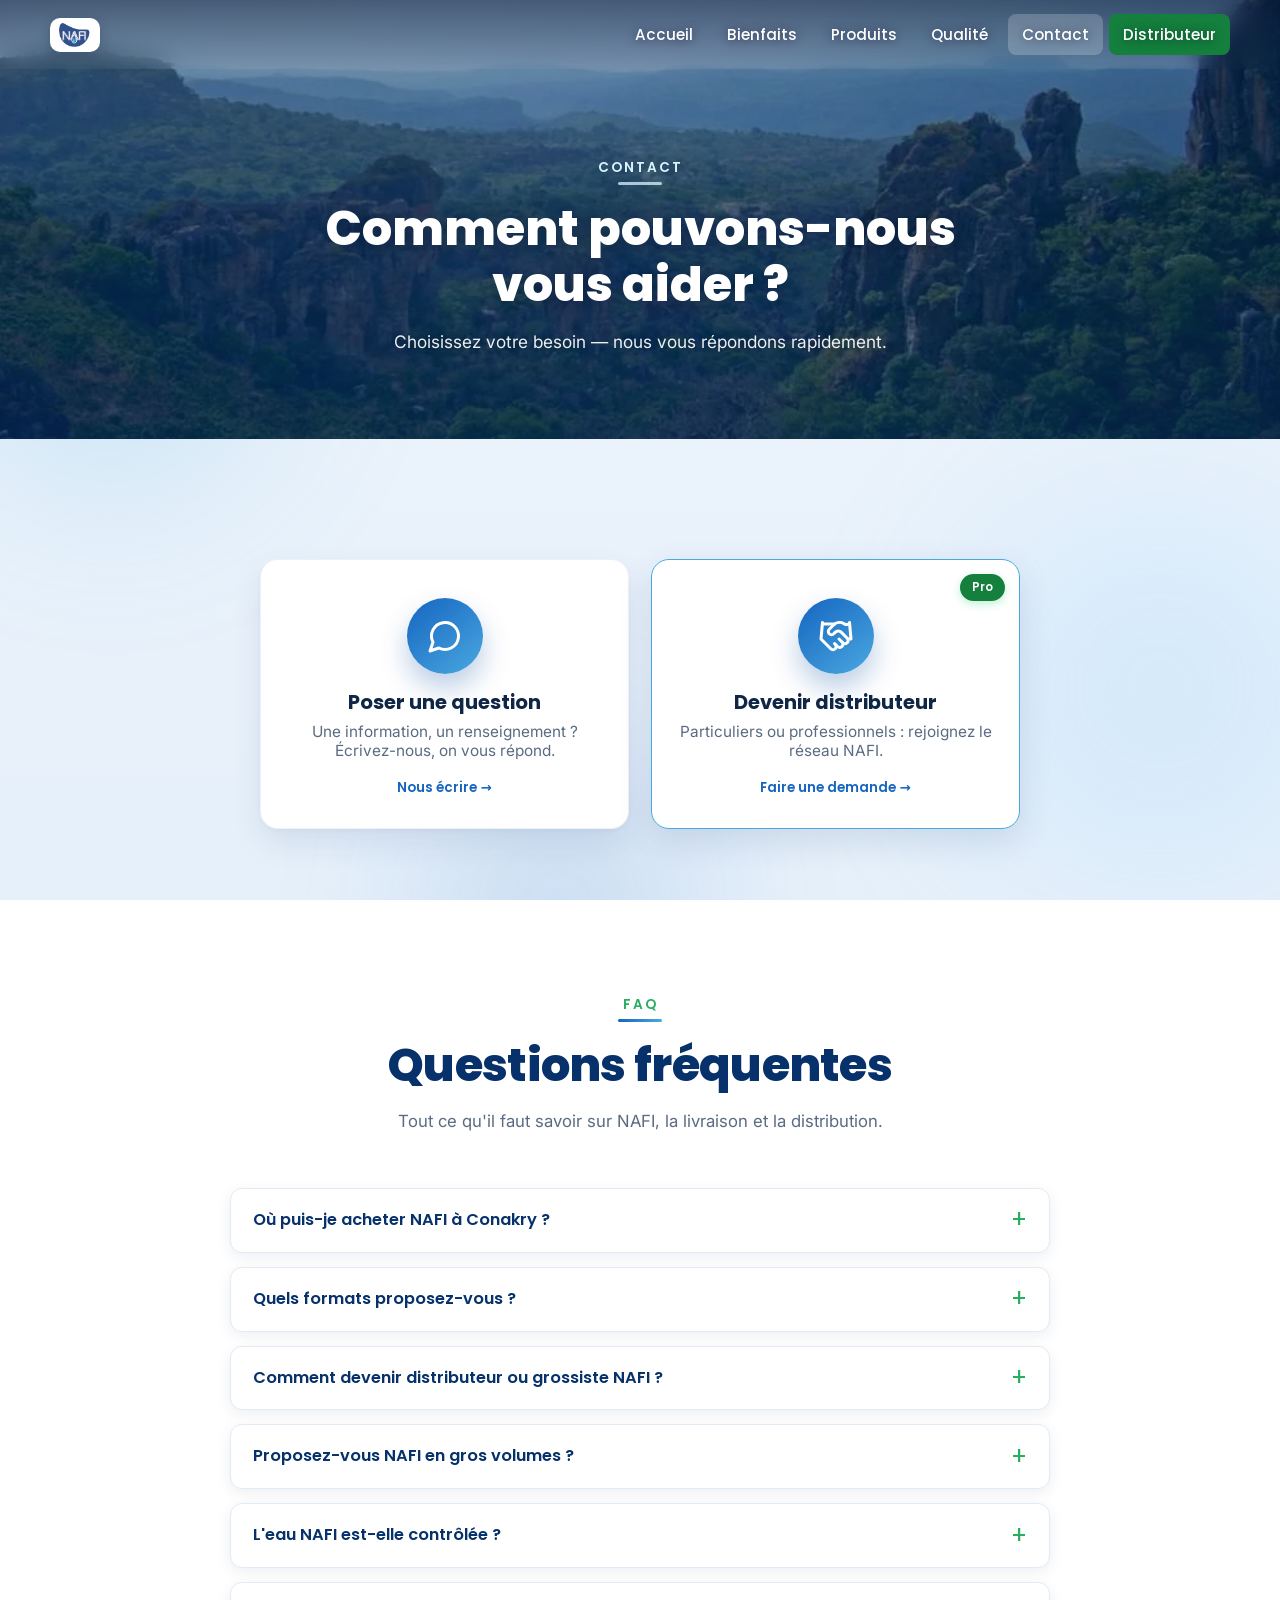
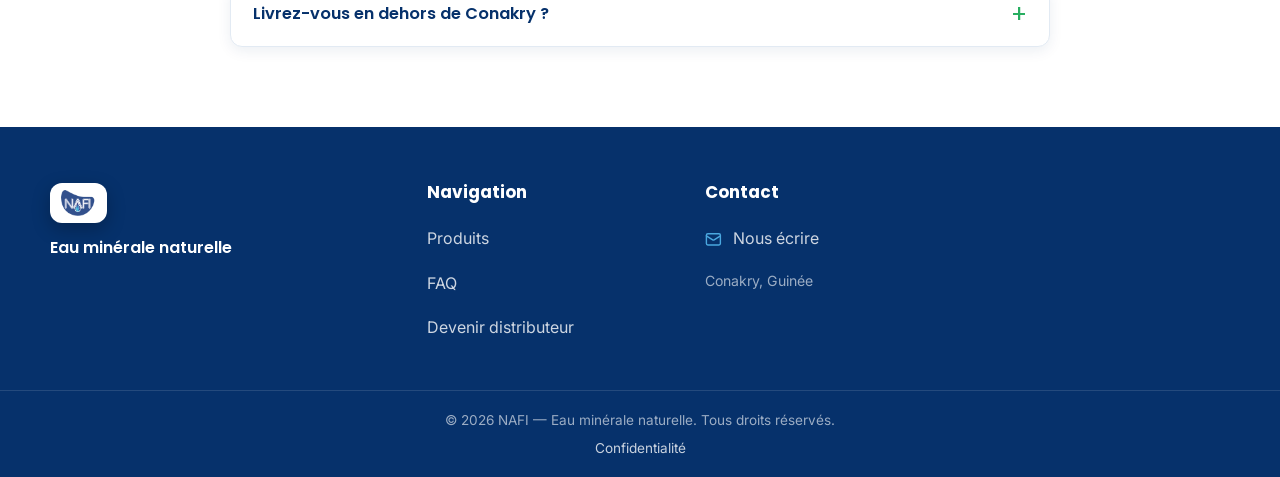
<file: contact.html>
<!DOCTYPE html>
<html lang="fr">
<head>
  <meta charset="UTF-8" />
  <meta name="viewport" content="width=device-width, initial-scale=1.0" />
  <link rel="canonical" href="https://www.eaunafi.com/contact.html" />
  <meta name="theme-color" content="#06316b" />
  <title>Contact & distribution — NAFI</title>
  <meta name="description" content="Contactez NAFI : posez votre question ou devenez distributeur d'eau minérale naturelle à Conakry. Réponse rapide." />
  <link rel="icon" type="image/png" href="images/favicon.png?v=24" />
  <link rel="apple-touch-icon" href="images/apple-touch-icon.png" />
  <link rel="preconnect" href="https://fonts.googleapis.com" />
  <link rel="preconnect" href="https://fonts.gstatic.com" crossorigin />
  <link href="https://fonts.googleapis.com/css2?family=Poppins:wght@400;500;600;700;800&family=Inter:wght@400;500;600&display=swap" rel="stylesheet" />
  <link rel="stylesheet" href="css/style.css?v=24" />
  <script src="https://challenges.cloudflare.com/turnstile/v0/api.js" async defer></script>
  <style>.hp{position:absolute!important;left:-9999px!important;width:1px;height:1px;overflow:hidden}</style>
</head>
<body class="page-inner has-banner">
  <a class="skip-link" href="#contact">Aller au contenu</a>

  <div class="scroll-progress" id="scrollProgress" aria-hidden="true"></div>

  <svg width="0" height="0" style="position:absolute" aria-hidden="true" focusable="false">
    <defs>
      <symbol id="i-drop" viewBox="0 0 24 24"><path d="M12 22a7 7 0 0 0 7-7c0-2-1-3.9-3-5.5s-3.5-4-4-6.5c-.5 2.5-2 4.9-4 6.5C6 11.1 5 13 5 15a7 7 0 0 0 7 7z"/></symbol>
      <symbol id="i-shield" viewBox="0 0 24 24"><path d="M20 13c0 5-3.5 7.5-7.66 8.95a1 1 0 0 1-.67-.01C7.5 20.5 4 18 4 13V6a1 1 0 0 1 1-1c2 0 4.5-1.2 6.24-2.72a1.17 1.17 0 0 1 1.52 0C14.51 3.81 17 5 19 5a1 1 0 0 1 1 1z"/></symbol>
      <symbol id="i-shield-check" viewBox="0 0 24 24"><path d="M20 13c0 5-3.5 7.5-7.66 8.95a1 1 0 0 1-.67-.01C7.5 20.5 4 18 4 13V6a1 1 0 0 1 1-1c2 0 4.5-1.2 6.24-2.72a1.17 1.17 0 0 1 1.52 0C14.51 3.81 17 5 19 5a1 1 0 0 1 1 1z"/><path d="m9 12 2 2 4-4"/></symbol>
      <symbol id="i-check" viewBox="0 0 24 24"><circle cx="12" cy="12" r="10"/><path d="m9 12 2 2 4-4"/></symbol>
      <symbol id="i-feather" viewBox="0 0 24 24"><path d="M12.67 19a2 2 0 0 0 1.42-.59l6.15-6.17a6 6 0 0 0-8.49-8.49L5.59 9.91A2 2 0 0 0 5 11.33V18a1 1 0 0 0 1 1z"/><path d="M16 8 2 22"/><path d="M17.5 15H9"/></symbol>
      <symbol id="i-salt" viewBox="0 0 24 24"><path d="M7 11a5 5 0 0 1 10 0"/><path d="M7 11h10v9a1 1 0 0 1-1 1H8a1 1 0 0 1-1-1z"/><path d="M10 7.5v.01"/><path d="M14 7.5v.01"/><path d="M12 6v.01"/></symbol>
      <symbol id="i-scale" viewBox="0 0 24 24"><path d="m16 16 3-8 3 8c-.87.65-1.92 1-3 1s-2.13-.35-3-1z"/><path d="m2 16 3-8 3 8c-.87.65-1.92 1-3 1s-2.13-.35-3-1z"/><path d="M7 21h10"/><path d="M12 3v18"/><path d="M3 7h2c2 0 5-1 7-2 2 1 5 2 7 2h2"/></symbol>
      <symbol id="i-family" viewBox="0 0 24 24"><path d="M16 21v-2a4 4 0 0 0-4-4H6a4 4 0 0 0-4 4v2"/><circle cx="9" cy="7" r="4"/><path d="M22 21v-2a4 4 0 0 0-3-3.87"/><path d="M16 3.13a4 4 0 0 1 0 7.75"/></symbol>
      <symbol id="i-leaf" viewBox="0 0 24 24"><path d="M11 20A7 7 0 0 1 9.8 6.1C15.5 5 17 4.48 19 2c1 2 2 4.18 2 8 0 5.5-4.78 10-10 10z"/><path d="M2 21c0-3 1.85-5.36 5.08-6"/></symbol>
      <symbol id="i-mountain" viewBox="0 0 24 24"><path d="m8 3 4 8 5-5 5 15H2z"/></symbol>
      <symbol id="i-filter" viewBox="0 0 24 24"><path d="M22 3H2l8 9.46V19l4 2v-8.54z"/></symbol>
      <symbol id="i-sparkles" viewBox="0 0 24 24"><path d="M9.94 14.06a2 2 0 0 0-1.44-1.44l-4.06-1.06 4.06-1.06A2 2 0 0 0 9.94 9L11 4.94 12.06 9a2 2 0 0 0 1.44 1.44l4.06 1.06-4.06 1.06A2 2 0 0 0 12.06 14L11 18.06z"/><path d="M19 4v3"/><path d="M20.5 5.5h-3"/><path d="M19 17v2"/><path d="M20 18h-2"/></symbol>
      <symbol id="i-flask" viewBox="0 0 24 24"><path d="M14 2v6a2 2 0 0 0 .24.96l5.51 10.08A2 2 0 0 1 18 22H6a2 2 0 0 1-1.75-2.96l5.51-10.08A2 2 0 0 0 10 8V2"/><path d="M6.45 15h11.1"/><path d="M8.5 2h7"/></symbol>
      <symbol id="i-factory" viewBox="0 0 24 24"><path d="M2 20a2 2 0 0 0 2 2h16a2 2 0 0 0 2-2V8l-7 5V8l-7 5V4a2 2 0 0 0-2-2H4a2 2 0 0 0-2 2z"/><path d="M7 18h.01"/><path d="M12 18h.01"/><path d="M17 18h.01"/></symbol>
      <symbol id="i-truck" viewBox="0 0 24 24"><path d="M14 18V6a2 2 0 0 0-2-2H4a2 2 0 0 0-2 2v11a1 1 0 0 0 1 1h2"/><path d="M14 9h4l4 4v4a1 1 0 0 1-1 1h-2"/><circle cx="7.5" cy="18.5" r="2.5"/><circle cx="17.5" cy="18.5" r="2.5"/></symbol>
      <symbol id="i-target" viewBox="0 0 24 24"><circle cx="12" cy="12" r="10"/><circle cx="12" cy="12" r="6"/><circle cx="12" cy="12" r="2"/></symbol>
      <symbol id="i-globe" viewBox="0 0 24 24"><circle cx="12" cy="12" r="10"/><path d="M12 2a14.5 14.5 0 0 0 0 20 14.5 14.5 0 0 0 0-20"/><path d="M2 12h20"/></symbol>
      <symbol id="i-phone" viewBox="0 0 24 24"><path d="M13.83 16.57a1 1 0 0 0 1.21-.3l.36-.47A2 2 0 0 1 17 15h3a2 2 0 0 1 2 2v3a2 2 0 0 1-2 2A18 18 0 0 1 2 4a2 2 0 0 1 2-2h3a2 2 0 0 1 2 2v3a2 2 0 0 1-.8 1.6l-.47.35a1 1 0 0 0-.29 1.23 14 14 0 0 0 6.39 6.39z"/></symbol>
      <symbol id="i-mail" viewBox="0 0 24 24"><rect width="20" height="16" x="2" y="4" rx="2"/><path d="m22 7-8.97 5.7a1.94 1.94 0 0 1-2.06 0L2 7"/></symbol>
      <symbol id="i-chat" viewBox="0 0 24 24"><path d="M7.9 20A9 9 0 1 0 4 16.1L2 22z"/></symbol>
      <symbol id="i-file" viewBox="0 0 24 24"><path d="M15 2H6a2 2 0 0 0-2 2v16a2 2 0 0 0 2 2h12a2 2 0 0 0 2-2V7z"/><path d="M14 2v4a2 2 0 0 0 2 2h4"/><path d="M16 13H8"/><path d="M16 17H8"/><path d="M10 9H8"/></symbol>
      <symbol id="i-handshake" viewBox="0 0 24 24"><path d="m11 17 2 2a1 1 0 1 0 3-3"/><path d="m14 14 2.5 2.5a1 1 0 1 0 3-3l-3.88-3.88a3 3 0 0 0-4.24 0l-.88.88a1 1 0 1 1-3-3l2.81-2.81a5.79 5.79 0 0 1 7.06-.87l.47.28a2 2 0 0 0 1.42.25L21 4"/><path d="m21 3 1 11h-2"/><path d="M3 3 2 14l6.5 6.5a1 1 0 1 0 3-3"/><path d="M3 4h8"/></symbol>
      <symbol id="i-facebook" viewBox="0 0 24 24"><path d="M22 12a10 10 0 1 0-11.56 9.88v-6.99H7.9V12h2.54V9.8c0-2.5 1.49-3.89 3.78-3.89 1.09 0 2.24.2 2.24.2v2.46h-1.26c-1.24 0-1.63.77-1.63 1.56V12h2.78l-.44 2.89h-2.34v6.99A10 10 0 0 0 22 12z"/></symbol>
      <symbol id="i-instagram" viewBox="0 0 24 24"><rect width="20" height="20" x="2" y="2" rx="5"/><path d="M16 11.37A4 4 0 1 1 12.63 8 4 4 0 0 1 16 11.37z"/><line x1="17.5" x2="17.51" y1="6.5" y2="6.5"/></symbol>
      <symbol id="i-flag-gn" viewBox="0 0 30 20" preserveAspectRatio="none"><rect width="10" height="20" x="0" fill="#ce1126"/><rect width="10" height="20" x="10" fill="#fcd116"/><rect width="10" height="20" x="20" fill="#009460"/></symbol>
    </defs>
  </svg>

  <!-- ===================== NAVBAR ===================== -->
  <header class="navbar" id="navbar">
    <div class="container nav-inner">
      <a href="index.html" class="brand" aria-label="NAFI - Accueil">
        <img src="images/logo-nafi.png" alt="Logo NAFI" class="brand-logo" data-fallback="logo" />
      </a>

      <nav class="nav-links" id="navLinks" aria-label="Navigation principale">
        <a href="index.html">Accueil</a>
        <a href="bienfaits.html">Bienfaits</a>
        <a href="produits.html">Produits</a>
        <a href="qualite.html">Qualité</a>
        <a href="contact.html" data-stat="contact" class="active">Contact</a>
        <a href="contact.html#distributeur" data-stat="distributeur" class="nav-cta">Distributeur</a>
      </nav>

      <button class="burger" id="burger" aria-label="Ouvrir le menu" aria-expanded="false">
        <span></span><span></span><span></span>
      </button>
    </div>
  </header>

  <!-- ===================== EN-TÊTE DE PAGE ===================== -->
  <section class="page-hero page-hero--contact" aria-label="Contact NAFI">
    <div class="container page-hero-inner reveal">
      <span class="eyebrow">Contact</span>
      <h1>Comment pouvons-nous vous aider&nbsp;?</h1>
      <p class="section-sub">Choisissez votre besoin — nous vous répondons rapidement.</p>
    </div>
  </section>

<section class="section contact" id="contact">
    <div class="container">

      <div class="contact-options">
        <button class="contact-card reveal" type="button" data-modal="modal-question">
          <span class="contact-ico"><svg class="ico" aria-hidden="true"><use href="#i-chat"/></svg></span>
          <h3>Poser une question</h3>
          <p>Une information, un renseignement&nbsp;? Écrivez-nous, on vous répond.</p>
          <span class="contact-link">Nous écrire <span aria-hidden="true">→</span></span>
        </button>

        <button class="contact-card reveal featured" type="button" data-modal="modal-distrib">
          <span class="popular">Pro</span>
          <span class="contact-ico"><svg class="ico" aria-hidden="true"><use href="#i-handshake"/></svg></span>
          <h3>Devenir distributeur</h3>
          <p>Particuliers ou professionnels&nbsp;: rejoignez le réseau NAFI.</p>
          <span class="contact-link">Faire une demande <span aria-hidden="true">→</span></span>
        </button>
      </div>
    </div>
  </section>

<section class="section faq" id="faq">
    <div class="container">
      <div class="section-head reveal">
        <span class="eyebrow">FAQ</span>
        <h2>Questions fréquentes</h2>
        <p class="lead">Tout ce qu'il faut savoir sur NAFI, la livraison et la distribution.</p>
      </div>

      <div class="faq-list reveal" id="faqList">
        <details class="faq-item">
          <summary>Où puis-je acheter NAFI à Conakry ?</summary>
          <div class="faq-answer">
            <p>NAFI est distribuée dans tout Conakry — boutiques, supermarchés, dépôts et marchés. Pour les commerces et grossistes, contactez-nous ou remplissez le formulaire <a href="contact.html#distributeur" data-stat="distributeur">Devenir distributeur</a>.</p>
          </div>
        </details>

        <details class="faq-item">
          <summary>Quels formats proposez-vous ?</summary>
          <div class="faq-answer">
            <p>Trois formats, vendus en packs : <strong>0,33 L</strong> (pack de 12), <strong>0,5 L</strong> (pack de 12) et <strong>1,5 L</strong> (pack de 6). Pour les commerces et grossistes, NAFI est aussi disponible en gros volumes pour les professionnels.</p>
          </div>
        </details>

        <details class="faq-item">
          <summary>Comment devenir distributeur ou grossiste NAFI ?</summary>
          <div class="faq-answer">
            <p>Remplissez le formulaire <a href="contact.html" data-stat="contact">Contact</a> en choisissant « Devenir distributeur / grossiste ». Nous revenons vers vous rapidement avec les conditions.</p>
          </div>
        </details>

        <details class="faq-item">
          <summary>Proposez-vous NAFI en gros volumes ?</summary>
          <div class="faq-answer">
            <p>Oui. Pour les commerces, grossistes et gros volumes, remplissez le formulaire <a href="contact.html#distributeur" data-stat="distributeur">Devenir distributeur</a> ou contactez-nous — nous revenons vers vous rapidement avec une proposition adaptée.</p>
          </div>
        </details>

        <details class="faq-item">
          <summary>L'eau NAFI est-elle contrôlée ?</summary>
          <div class="faq-answer">
            <p>Absolument. NAFI est une eau minérale naturelle, captée et embouteillée à la source en Guinée, avec des contrôles qualité rigoureux à chaque étape, dans le respect des normes et agréments sanitaires guinéens.</p>
          </div>
        </details>

        <details class="faq-item">
          <summary>Livrez-vous en dehors de Conakry ?</summary>
          <div class="faq-answer">
            <p>Nous couvrons tout Conakry. Pour une livraison en dehors de Conakry, contactez-nous : nous étudions chaque demande au cas par cas.</p>
          </div>
        </details>
      </div>
    </div>
  </section>

<!-- ===================== MODALES DE CONTACT ===================== -->
  <!-- Modale : Poser une question -->
  <div class="modal" id="modal-question" aria-hidden="true">
    <div class="modal-overlay" data-close></div>
    <div class="modal-card" role="dialog" aria-modal="true" aria-labelledby="mq-title">
      <button class="modal-close" type="button" data-close aria-label="Fermer">
        <svg viewBox="0 0 24 24" aria-hidden="true"><path d="M6 6l12 12M18 6L6 18" stroke="currentColor" stroke-width="2" stroke-linecap="round"/></svg>
      </button>
      <div class="modal-head">
        <span class="modal-ico"><svg class="ico" aria-hidden="true"><use href="#i-chat"/></svg></span>
        <div>
          <h3 id="mq-title">Poser une question</h3>
          <p>Dites-nous ce dont vous avez besoin, nous revenons vers vous.</p>
        </div>
      </div>
      <form class="nafi-form" id="formQuestion" data-context="question" data-subject="NAFI — Question / contact" method="POST">
        <input type="hidden" name="_subject" value="NAFI — Question / contact" />

        <p class="form-section">Informations personnelles</p>
        <div class="field"><label for="q-nom">Nom complet *</label><input id="q-nom" name="nom" type="text" required placeholder="Votre nom" /></div>
        <div class="field-row">
          <div class="field"><label for="q-tel">Téléphone *</label><input id="q-tel" name="telephone" type="tel" required placeholder="+224 6XX XX XX XX" /></div>
          <div class="field"><label for="q-wa">WhatsApp *</label><input id="q-wa" name="whatsapp" type="tel" required placeholder="+224 6XX XX XX XX" /></div>
        </div>
        <div class="field"><label for="q-email">E-mail</label><input id="q-email" name="email" type="email" placeholder="vous@exemple.com" /></div>

        <div class="field"><label for="q-sujet">Sujet de la demande</label>
          <select id="q-sujet" name="sujet"><option value="">— Choisir —</option><option>Information produit</option><option>Prix et tarifs</option><option>Distribution</option><option>Partenariat</option><option>Livraison</option><option>Réclamation</option><option>Qualité des produits</option><option>Presse et médias</option><option>Autre</option></select>
        </div>

        <div class="field"><label for="q-msg">Votre message *</label><textarea id="q-msg" name="message" rows="4" required placeholder="Décrivez votre demande ou votre question en détail."></textarea></div>

        <label class="check-row check-row--solo"><input type="checkbox" name="verification" required /> <span>Je confirme que les informations fournies sont exactes.</span></label>
        <label class="check-row check-row--solo"><input type="checkbox" name="consent_rgpd" required /> <span>J'accepte que mes informations soient utilisées pour traiter ma demande (<a href="confidentialite.html" target="_blank" rel="noopener">confidentialité</a>).</span></label>
        <div class="hp" aria-hidden="true"><label>Ne pas remplir<input type="text" name="website" tabindex="-1" autocomplete="off" /></label></div>
        <div class="cf-turnstile" data-sitekey="0x4AAAAAADlcC-Q2oHfgL-AP"></div>
        <button type="submit" class="btn btn-primary btn-block">Envoyer ma demande</button>
        <p class="form-status" role="status"></p>
      </form>
    </div>
  </div>

  <!-- Modale : Devenir distributeur -->
  <div class="modal" id="modal-distrib" aria-hidden="true">
    <div class="modal-overlay" data-close></div>
    <div class="modal-card" role="dialog" aria-modal="true" aria-labelledby="md-title">
      <button class="modal-close" type="button" data-close aria-label="Fermer">
        <svg viewBox="0 0 24 24" aria-hidden="true"><path d="M6 6l12 12M18 6L6 18" stroke="currentColor" stroke-width="2" stroke-linecap="round"/></svg>
      </button>
      <div class="modal-head">
        <span class="modal-ico"><svg class="ico" aria-hidden="true"><use href="#i-handshake"/></svg></span>
        <div>
          <h3 id="md-title">Devenir distributeur</h3>
          <p>Rejoignez le réseau NAFI — particuliers, commerces, grossistes, hôtels et restaurants.</p>
        </div>
      </div>
      <form class="nafi-form" id="formDistrib" data-context="distributeur" data-subject="NAFI — Candidature distributeur" method="POST">
        <input type="hidden" name="_subject" value="NAFI — Candidature distributeur" />

        <!-- Choix du profil : toujours visible. Le reste s'affiche selon ce choix. -->
        <div class="field"><label for="d-profil">Vous candidatez en tant que *</label>
          <select id="d-profil" name="profil" required aria-describedby="profil-hint">
            <option value="">— Choisir —</option>
            <option value="Particulier">Particulier</option>
            <option value="Distributeur">Distributeur (entreprise / professionnel)</option>
          </select>
          <span class="field-hint" id="profil-hint">Choisissez votre profil pour afficher le formulaire adapté.</span>
        </div>

        <!-- Corps du formulaire : masqué tant qu'aucun profil n'est sélectionné -->
        <div id="distribBody" class="distrib-body" hidden>

          <!-- Particulier uniquement -->
          <div class="profil-group" data-profil="Particulier">
            <p class="field-hint">En tant que particulier, indiquez simplement vos coordonnées et votre besoin ci-dessous.</p>
          </div>

          <!-- Entreprise / distributeur uniquement -->
          <div class="profil-group" data-profil="Distributeur">
            <p class="form-section">Informations sur l'entreprise</p>
            <div class="field"><label for="d-raison">Raison sociale *</label><input id="d-raison" name="raison_sociale" type="text" required placeholder="Nom légal de l'entreprise" /></div>
            <div class="field-row">
              <div class="field"><label for="d-commercial">Nom commercial</label><input id="d-commercial" name="nom_commercial" type="text" /></div>
              <div class="field"><label for="d-fonction">Fonction du contact *</label><input id="d-fonction" name="fonction" type="text" required /></div>
            </div>
            <div class="field"><label for="d-web">Site web <span class="opt">(optionnel)</span></label><input id="d-web" name="site_web" type="url" placeholder="https://" /></div>
          </div>

          <!-- Commun aux deux profils -->
          <p class="form-section">Personne de contact</p>
          <div class="field"><label for="d-nom">Nom et prénom *</label><input id="d-nom" name="contact_nom" type="text" required /></div>
          <div class="field-row">
            <div class="field"><label for="d-tel">Téléphone *</label><input id="d-tel" name="telephone" type="tel" required placeholder="+224 6XX XX XX XX" /></div>
            <div class="field"><label for="d-wa">WhatsApp *</label><input id="d-wa" name="whatsapp" type="tel" required placeholder="+224 6XX XX XX XX" /></div>
          </div>
          <div class="field"><label for="d-email">Adresse e-mail *</label><input id="d-email" name="email" type="email" required /></div>

          <p class="form-section">Localisation</p>
          <div class="field-row">
            <div class="field"><label for="d-pays">Pays *</label><input id="d-pays" name="pays" type="text" required value="Guinée" /></div>
            <div class="field"><label for="d-region">Région / Préfecture *</label><input id="d-region" name="region" type="text" required /></div>
          </div>
          <div class="field"><label for="d-ville">Ville *</label><input id="d-ville" name="ville" type="text" required /></div>

          <!-- Entreprise / distributeur uniquement -->
          <div class="profil-group" data-profil="Distributeur">
            <p class="form-section">Zone de distribution souhaitée</p>
            <div class="field"><label for="d-zone">Zone souhaitée *</label><input id="d-zone" name="zone_souhaitee" type="text" required placeholder="Préfecture(s) ou région(s) souhaitée(s)" /></div>
          </div>

          <!-- Condition pour devenir distributeur — commune aux deux profils (particulier & distributeur) -->
          <div class="distrib-requirement">
            <p class="form-section">Condition pour devenir distributeur</p>
            <p class="req-text" id="cap-text">Pour devenir distributeur, vous devez être en mesure d'acheter et de distribuer environ <strong>12 500 packs par mois</strong>.</p>
            <label class="check-row"><input type="checkbox" name="capacite_logistique" value="Oui" required aria-describedby="cap-text" /> <span>Je confirme pouvoir atteindre ce volume.</span></label>
          </div>

          <!-- Commun aux deux profils -->
          <p class="form-section">Motivation</p>
          <div class="field"><label for="d-motiv">Pourquoi souhaitez-vous rejoindre le réseau NAFI ? *</label><textarea id="d-motiv" name="motivation" rows="4" required></textarea></div>

          <label class="check-row check-row--solo"><input type="checkbox" name="certification" required /> <span>Je certifie que les informations fournies sont exactes.</span></label>
          <label class="check-row check-row--solo"><input type="checkbox" name="consent_rgpd" required /> <span>J'accepte que mes informations soient utilisées pour traiter ma candidature (<a href="confidentialite.html" target="_blank" rel="noopener">confidentialité</a>).</span></label>
          <div class="hp" aria-hidden="true"><label>Ne pas remplir<input type="text" name="website" tabindex="-1" autocomplete="off" /></label></div>
          <div class="cf-turnstile" data-sitekey="0x4AAAAAADlcC-Q2oHfgL-AP"></div>
          <button type="submit" class="btn btn-primary btn-block">Soumettre ma candidature</button>
          <p class="form-status" role="status"></p>
        </div>
      </form>
    </div>
  </div>

<footer class="footer">
    <div class="container footer-inner">
      <div class="footer-brand">
        <img src="images/logo-nafi.png" alt="Logo NAFI" class="footer-logo" data-fallback="logo" />
        <p class="footer-tagline">Eau minérale naturelle</p>
      </div>

      <div class="footer-col">
        <h4>Navigation</h4>
        <a href="produits.html">Produits</a>
        <a href="contact.html#faq">FAQ</a>
        <a href="contact.html#distributeur" data-stat="distributeur">Devenir distributeur</a>
      </div>

      <div class="footer-col">
        <h4>Contact</h4>
        <a href="contact.html" data-stat="contact"><svg class="ico ico-link" aria-hidden="true"><use href="#i-mail"/></svg> Nous écrire</a>
        <p class="footer-city">Conakry, Guinée</p>
      </div>
    </div>
    <div class="footer-bottom">
      <p>© <span id="year"></span> NAFI — Eau minérale naturelle. Tous droits réservés.</p>
      <p class="footer-bottom-links"><a href="confidentialite.html">Confidentialité</a></p>
    </div>
  </footer>

<button class="to-top" id="toTop" aria-label="Revenir en haut de la page" title="Haut de page">
    <svg viewBox="0 0 24 24" width="22" height="22" fill="none" stroke="currentColor" stroke-width="2.5" stroke-linecap="round" stroke-linejoin="round" aria-hidden="true">
      <path d="M12 19V5M5 12l7-7 7 7" />
    </svg>
  </button>

  <script src="js/main.js?v=24"></script>
  <script src="js/stats.js?v=25" defer></script>
</body>
</html>
</file>
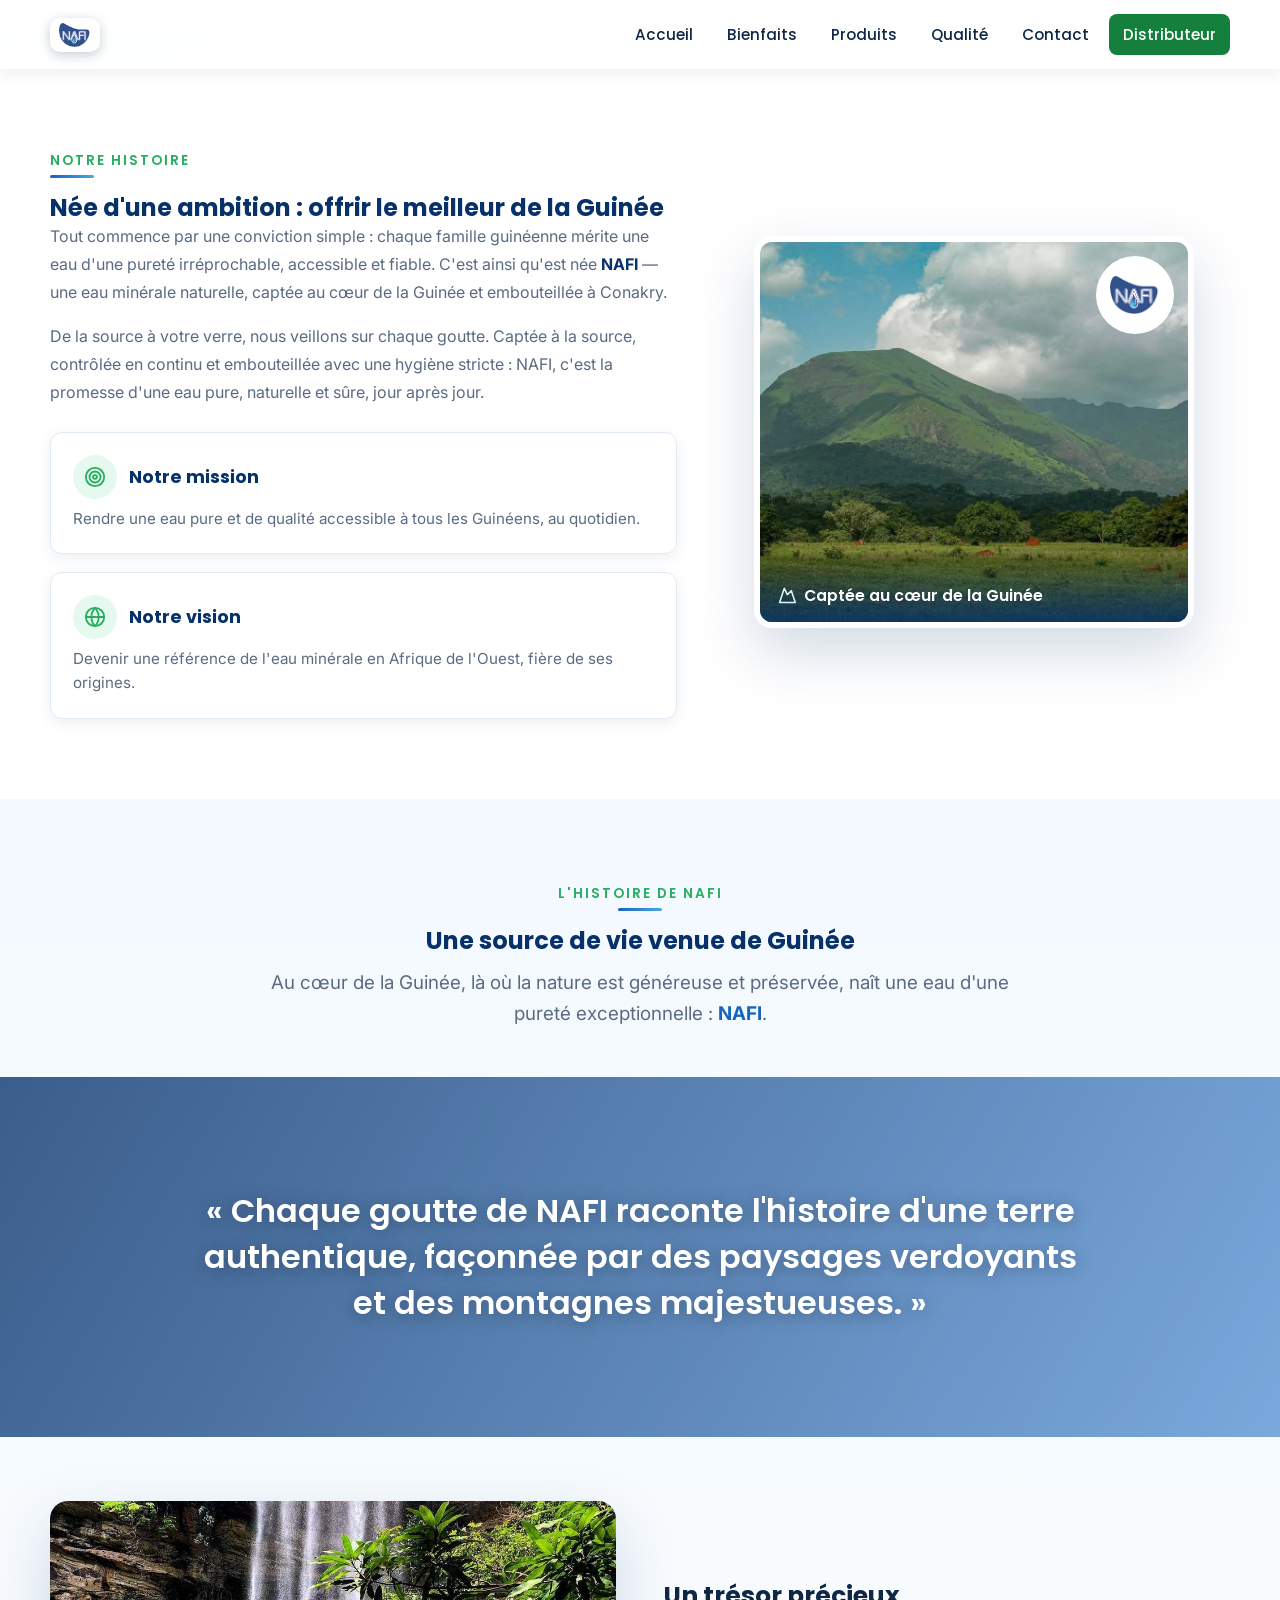
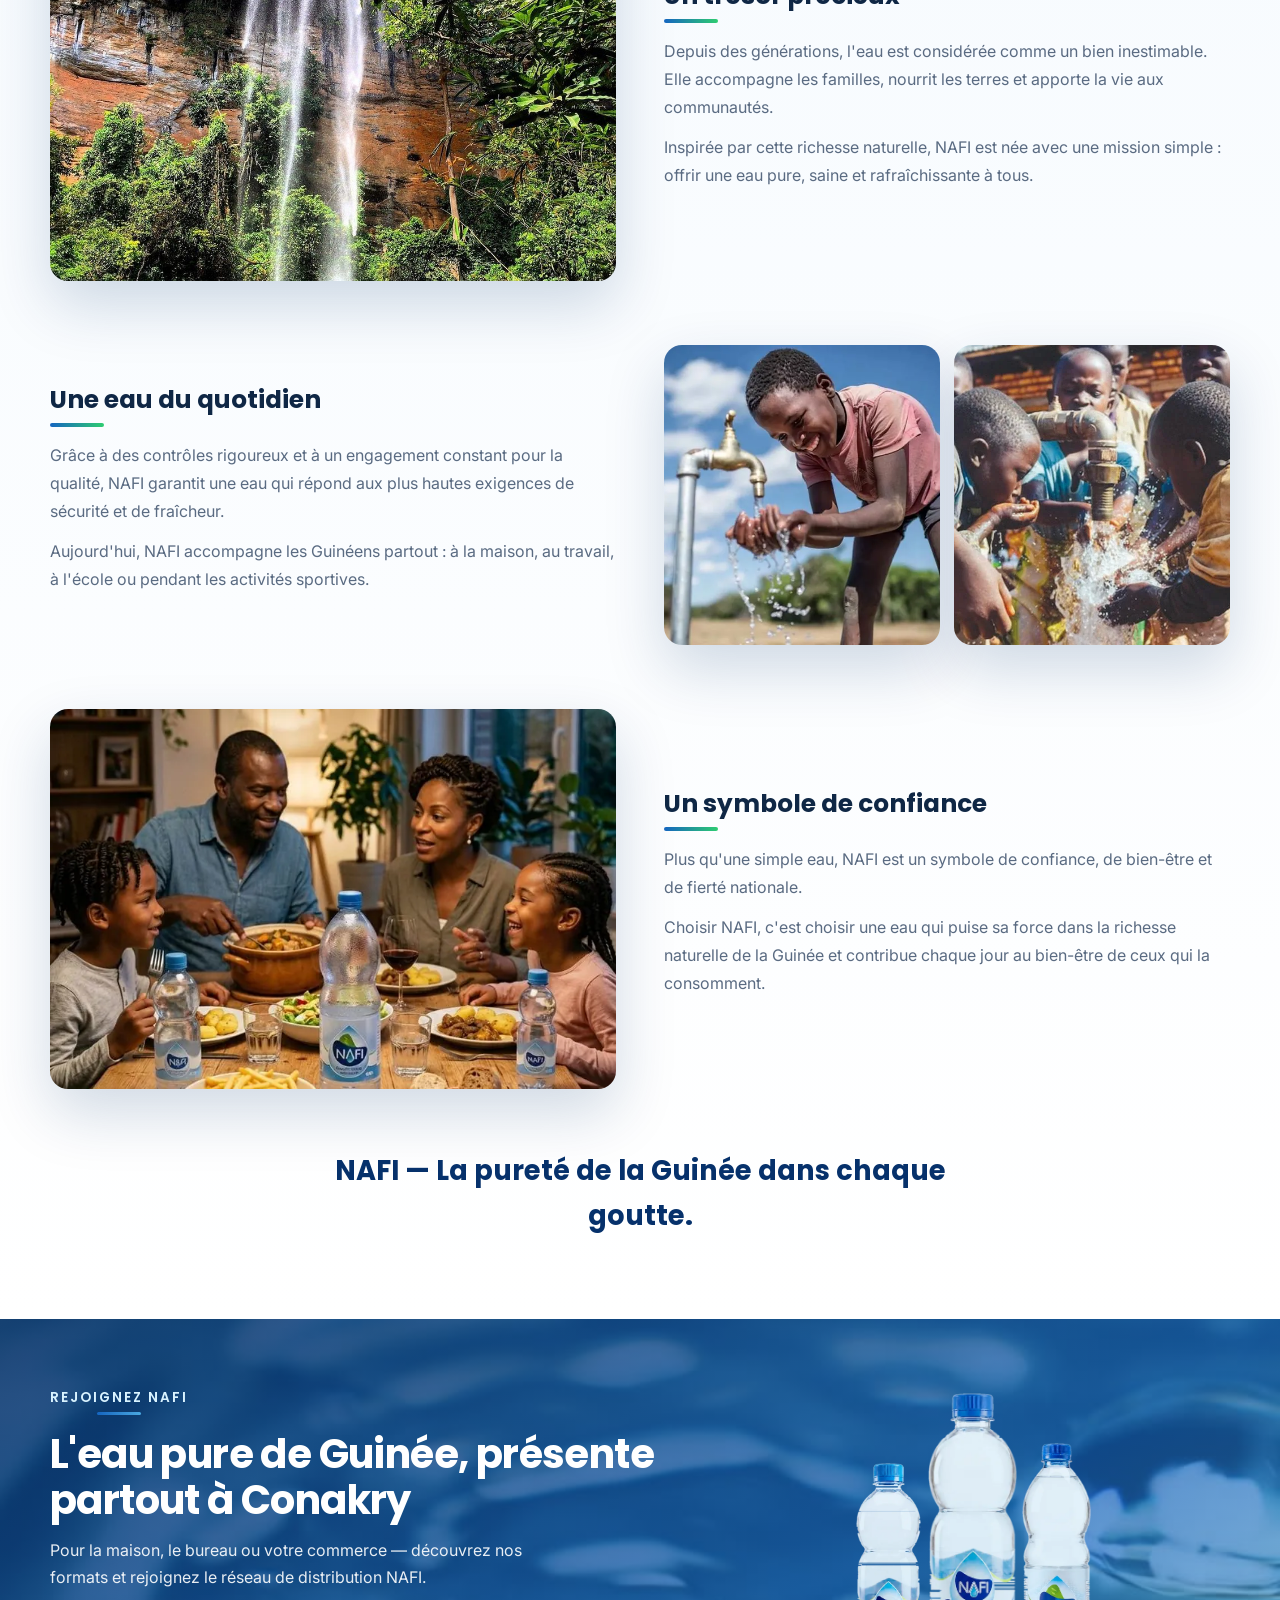
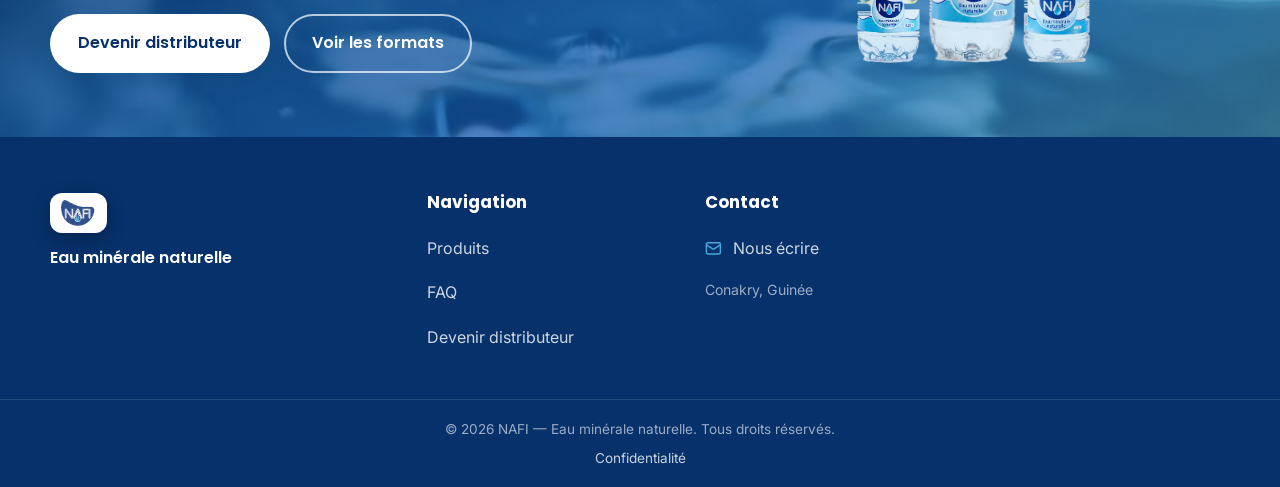
<file: histoire.html>
<!DOCTYPE html>
<html lang="fr">
<head>
  <meta charset="UTF-8" />
  <meta name="viewport" content="width=device-width, initial-scale=1.0" />
  <meta name="robots" content="noindex, follow" />
  <meta name="theme-color" content="#06316b" />
  <title>Notre histoire — NAFI, l'eau pure de Guinée</title>
  <meta name="description" content="L'histoire de NAFI : une eau minérale née au cœur de la Guinée, symbole de confiance et de fierté nationale." />
  <link rel="icon" type="image/png" href="images/favicon.png?v=24" />
  <link rel="apple-touch-icon" href="images/apple-touch-icon.png" />
  <link rel="preconnect" href="https://fonts.googleapis.com" />
  <link rel="preconnect" href="https://fonts.gstatic.com" crossorigin />
  <link href="https://fonts.googleapis.com/css2?family=Poppins:wght@400;500;600;700;800&family=Inter:wght@400;500;600&display=swap" rel="stylesheet" />
  <link rel="stylesheet" href="css/style.css?v=24" />
</head>
<body class="page-inner">
  <a class="skip-link" href="#histoire">Aller au contenu</a>

  <div class="scroll-progress" id="scrollProgress" aria-hidden="true"></div>

  <svg width="0" height="0" style="position:absolute" aria-hidden="true" focusable="false">
    <defs>
      <symbol id="i-drop" viewBox="0 0 24 24"><path d="M12 22a7 7 0 0 0 7-7c0-2-1-3.9-3-5.5s-3.5-4-4-6.5c-.5 2.5-2 4.9-4 6.5C6 11.1 5 13 5 15a7 7 0 0 0 7 7z"/></symbol>
      <symbol id="i-shield" viewBox="0 0 24 24"><path d="M20 13c0 5-3.5 7.5-7.66 8.95a1 1 0 0 1-.67-.01C7.5 20.5 4 18 4 13V6a1 1 0 0 1 1-1c2 0 4.5-1.2 6.24-2.72a1.17 1.17 0 0 1 1.52 0C14.51 3.81 17 5 19 5a1 1 0 0 1 1 1z"/></symbol>
      <symbol id="i-shield-check" viewBox="0 0 24 24"><path d="M20 13c0 5-3.5 7.5-7.66 8.95a1 1 0 0 1-.67-.01C7.5 20.5 4 18 4 13V6a1 1 0 0 1 1-1c2 0 4.5-1.2 6.24-2.72a1.17 1.17 0 0 1 1.52 0C14.51 3.81 17 5 19 5a1 1 0 0 1 1 1z"/><path d="m9 12 2 2 4-4"/></symbol>
      <symbol id="i-check" viewBox="0 0 24 24"><circle cx="12" cy="12" r="10"/><path d="m9 12 2 2 4-4"/></symbol>
      <symbol id="i-feather" viewBox="0 0 24 24"><path d="M12.67 19a2 2 0 0 0 1.42-.59l6.15-6.17a6 6 0 0 0-8.49-8.49L5.59 9.91A2 2 0 0 0 5 11.33V18a1 1 0 0 0 1 1z"/><path d="M16 8 2 22"/><path d="M17.5 15H9"/></symbol>
      <symbol id="i-salt" viewBox="0 0 24 24"><path d="M7 11a5 5 0 0 1 10 0"/><path d="M7 11h10v9a1 1 0 0 1-1 1H8a1 1 0 0 1-1-1z"/><path d="M10 7.5v.01"/><path d="M14 7.5v.01"/><path d="M12 6v.01"/></symbol>
      <symbol id="i-scale" viewBox="0 0 24 24"><path d="m16 16 3-8 3 8c-.87.65-1.92 1-3 1s-2.13-.35-3-1z"/><path d="m2 16 3-8 3 8c-.87.65-1.92 1-3 1s-2.13-.35-3-1z"/><path d="M7 21h10"/><path d="M12 3v18"/><path d="M3 7h2c2 0 5-1 7-2 2 1 5 2 7 2h2"/></symbol>
      <symbol id="i-family" viewBox="0 0 24 24"><path d="M16 21v-2a4 4 0 0 0-4-4H6a4 4 0 0 0-4 4v2"/><circle cx="9" cy="7" r="4"/><path d="M22 21v-2a4 4 0 0 0-3-3.87"/><path d="M16 3.13a4 4 0 0 1 0 7.75"/></symbol>
      <symbol id="i-leaf" viewBox="0 0 24 24"><path d="M11 20A7 7 0 0 1 9.8 6.1C15.5 5 17 4.48 19 2c1 2 2 4.18 2 8 0 5.5-4.78 10-10 10z"/><path d="M2 21c0-3 1.85-5.36 5.08-6"/></symbol>
      <symbol id="i-mountain" viewBox="0 0 24 24"><path d="m8 3 4 8 5-5 5 15H2z"/></symbol>
      <symbol id="i-filter" viewBox="0 0 24 24"><path d="M22 3H2l8 9.46V19l4 2v-8.54z"/></symbol>
      <symbol id="i-sparkles" viewBox="0 0 24 24"><path d="M9.94 14.06a2 2 0 0 0-1.44-1.44l-4.06-1.06 4.06-1.06A2 2 0 0 0 9.94 9L11 4.94 12.06 9a2 2 0 0 0 1.44 1.44l4.06 1.06-4.06 1.06A2 2 0 0 0 12.06 14L11 18.06z"/><path d="M19 4v3"/><path d="M20.5 5.5h-3"/><path d="M19 17v2"/><path d="M20 18h-2"/></symbol>
      <symbol id="i-flask" viewBox="0 0 24 24"><path d="M14 2v6a2 2 0 0 0 .24.96l5.51 10.08A2 2 0 0 1 18 22H6a2 2 0 0 1-1.75-2.96l5.51-10.08A2 2 0 0 0 10 8V2"/><path d="M6.45 15h11.1"/><path d="M8.5 2h7"/></symbol>
      <symbol id="i-factory" viewBox="0 0 24 24"><path d="M2 20a2 2 0 0 0 2 2h16a2 2 0 0 0 2-2V8l-7 5V8l-7 5V4a2 2 0 0 0-2-2H4a2 2 0 0 0-2 2z"/><path d="M7 18h.01"/><path d="M12 18h.01"/><path d="M17 18h.01"/></symbol>
      <symbol id="i-truck" viewBox="0 0 24 24"><path d="M14 18V6a2 2 0 0 0-2-2H4a2 2 0 0 0-2 2v11a1 1 0 0 0 1 1h2"/><path d="M14 9h4l4 4v4a1 1 0 0 1-1 1h-2"/><circle cx="7.5" cy="18.5" r="2.5"/><circle cx="17.5" cy="18.5" r="2.5"/></symbol>
      <symbol id="i-target" viewBox="0 0 24 24"><circle cx="12" cy="12" r="10"/><circle cx="12" cy="12" r="6"/><circle cx="12" cy="12" r="2"/></symbol>
      <symbol id="i-globe" viewBox="0 0 24 24"><circle cx="12" cy="12" r="10"/><path d="M12 2a14.5 14.5 0 0 0 0 20 14.5 14.5 0 0 0 0-20"/><path d="M2 12h20"/></symbol>
      <symbol id="i-phone" viewBox="0 0 24 24"><path d="M13.83 16.57a1 1 0 0 0 1.21-.3l.36-.47A2 2 0 0 1 17 15h3a2 2 0 0 1 2 2v3a2 2 0 0 1-2 2A18 18 0 0 1 2 4a2 2 0 0 1 2-2h3a2 2 0 0 1 2 2v3a2 2 0 0 1-.8 1.6l-.47.35a1 1 0 0 0-.29 1.23 14 14 0 0 0 6.39 6.39z"/></symbol>
      <symbol id="i-mail" viewBox="0 0 24 24"><rect width="20" height="16" x="2" y="4" rx="2"/><path d="m22 7-8.97 5.7a1.94 1.94 0 0 1-2.06 0L2 7"/></symbol>
      <symbol id="i-chat" viewBox="0 0 24 24"><path d="M7.9 20A9 9 0 1 0 4 16.1L2 22z"/></symbol>
      <symbol id="i-file" viewBox="0 0 24 24"><path d="M15 2H6a2 2 0 0 0-2 2v16a2 2 0 0 0 2 2h12a2 2 0 0 0 2-2V7z"/><path d="M14 2v4a2 2 0 0 0 2 2h4"/><path d="M16 13H8"/><path d="M16 17H8"/><path d="M10 9H8"/></symbol>
      <symbol id="i-handshake" viewBox="0 0 24 24"><path d="m11 17 2 2a1 1 0 1 0 3-3"/><path d="m14 14 2.5 2.5a1 1 0 1 0 3-3l-3.88-3.88a3 3 0 0 0-4.24 0l-.88.88a1 1 0 1 1-3-3l2.81-2.81a5.79 5.79 0 0 1 7.06-.87l.47.28a2 2 0 0 0 1.42.25L21 4"/><path d="m21 3 1 11h-2"/><path d="M3 3 2 14l6.5 6.5a1 1 0 1 0 3-3"/><path d="M3 4h8"/></symbol>
      <symbol id="i-facebook" viewBox="0 0 24 24"><path d="M22 12a10 10 0 1 0-11.56 9.88v-6.99H7.9V12h2.54V9.8c0-2.5 1.49-3.89 3.78-3.89 1.09 0 2.24.2 2.24.2v2.46h-1.26c-1.24 0-1.63.77-1.63 1.56V12h2.78l-.44 2.89h-2.34v6.99A10 10 0 0 0 22 12z"/></symbol>
      <symbol id="i-instagram" viewBox="0 0 24 24"><rect width="20" height="20" x="2" y="2" rx="5"/><path d="M16 11.37A4 4 0 1 1 12.63 8 4 4 0 0 1 16 11.37z"/><line x1="17.5" x2="17.51" y1="6.5" y2="6.5"/></symbol>
      <symbol id="i-flag-gn" viewBox="0 0 30 20" preserveAspectRatio="none"><rect width="10" height="20" x="0" fill="#ce1126"/><rect width="10" height="20" x="10" fill="#fcd116"/><rect width="10" height="20" x="20" fill="#009460"/></symbol>
    </defs>
  </svg>

  <!-- ===================== NAVBAR ===================== -->
  <header class="navbar" id="navbar">
    <div class="container nav-inner">
      <a href="index.html" class="brand" aria-label="NAFI - Accueil">
        <img src="images/logo-nafi.png" alt="Logo NAFI" class="brand-logo" data-fallback="logo" />
      </a>

      <nav class="nav-links" id="navLinks" aria-label="Navigation principale">
        <a href="index.html">Accueil</a>
        <a href="bienfaits.html">Bienfaits</a>
        <a href="produits.html">Produits</a>
        <a href="qualite.html">Qualité</a>
        <a href="contact.html" data-stat="contact">Contact</a>
        <a href="contact.html#distributeur" data-stat="distributeur" class="nav-cta">Distributeur</a>
      </nav>

      <button class="burger" id="burger" aria-label="Ouvrir le menu" aria-expanded="false">
        <span></span><span></span><span></span>
      </button>
    </div>
  </header>

<section class="section histoire" id="histoire">
    <div class="container">
      <div class="story-grid">
        <div class="story-text reveal" data-reveal="left">
          <span class="eyebrow">Notre histoire</span>
          <h1>Née d'une ambition&nbsp;: offrir le meilleur de la Guinée</h1>
          <p>Tout commence par une conviction simple&nbsp;: chaque famille guinéenne mérite une eau d'une pureté irréprochable, accessible et fiable. C'est ainsi qu'est née <strong>NAFI</strong> — une eau minérale naturelle, captée au cœur de la Guinée et embouteillée à Conakry.</p>
          <p>De la source à votre verre, nous veillons sur chaque goutte. Captée à la source, contrôlée en continu et embouteillée avec une hygiène stricte&nbsp;: NAFI, c'est la promesse d'une eau pure, naturelle et sûre, jour après jour.</p>

          <div class="story-pillars">
            <div class="pillar">
              <h3><svg class="ico pillar-ico" aria-hidden="true"><use href="#i-target"/></svg> Notre mission</h3>
              <p>Rendre une eau pure et de qualité accessible à tous les Guinéens, au quotidien.</p>
            </div>
            <div class="pillar">
              <h3><svg class="ico pillar-ico" aria-hidden="true"><use href="#i-globe"/></svg> Notre vision</h3>
              <p>Devenir une référence de l'eau minérale en Afrique de l'Ouest, fière de ses origines.</p>
            </div>
          </div>
        </div>

        <div class="story-visual reveal" data-reveal="right">
          <figure class="source-card">
            <picture><source srcset="images/story/montagne.webp" type="image/webp" /><img src="images/story/montagne.jpg" alt="Montagnes verdoyantes de Guinée, terre d'origine de l'eau NAFI" class="source-img" loading="lazy" /></picture>
            <figcaption class="source-caption">
              <svg class="ico" aria-hidden="true"><use href="#i-mountain"/></svg>
              Captée au cœur de la Guinée
            </figcaption>
            <div class="source-badge">
              <img src="images/logo-nafi.png" alt="Logo NAFI" data-fallback="logo" />
            </div>
          </figure>
        </div>
      </div>

    </div>
  </section>

<section class="section story-feature" id="notre-histoire">
    <div class="container">
      <header class="story-head reveal">
        <span class="eyebrow">L'histoire de NAFI</span>
        <h2>Une source de vie venue de Guinée</h2>
        <p class="story-lead">Au cœur de la Guinée, là où la nature est généreuse et préservée, naît une eau d'une pureté exceptionnelle&nbsp;: <strong>NAFI</strong>.</p>
      </header>
    </div>

    <!-- Bande immersive parallaxe -->
    <div class="story-band reveal" role="img" aria-label="Paysages préservés de Guinée">
      <div class="story-band-overlay"></div>
      <blockquote class="story-band-quote">
        « Chaque goutte de NAFI raconte l'histoire d'une terre authentique, façonnée par des paysages verdoyants et des montagnes majestueuses. »
      </blockquote>
    </div>

    <div class="container">
      <div class="story-rows">

        <article class="story-row reveal">
          <div class="story-row-media">
            <picture><img src="images/story/cascade.jpg" alt="Cascade naturelle en pleine forêt guinéenne" loading="lazy" /></picture>
          </div>
          <div class="story-row-txt">
            <h3>Un trésor précieux</h3>
            <p>Depuis des générations, l'eau est considérée comme un bien inestimable. Elle accompagne les familles, nourrit les terres et apporte la vie aux communautés.</p>
            <p>Inspirée par cette richesse naturelle, NAFI est née avec une mission simple&nbsp;: offrir une eau pure, saine et rafraîchissante à tous.</p>
          </div>
        </article>

        <article class="story-row story-row--reverse reveal">
          <div class="story-row-media story-row-media--duo">
            <picture><source srcset="images/story/enfant-source.webp" type="image/webp" /><img src="images/story/enfant-source.jpg" alt="Enfant se rafraîchissant à une source d'eau en Guinée" loading="lazy" /></picture>
            <picture><source srcset="images/story/enfants-source.webp" type="image/webp" /><img src="images/story/enfants-source.jpg" alt="Enfants buvant de l'eau fraîche à une fontaine" loading="lazy" /></picture>
          </div>
          <div class="story-row-txt">
            <h3>Une eau du quotidien</h3>
            <p>Grâce à des contrôles rigoureux et à un engagement constant pour la qualité, NAFI garantit une eau qui répond aux plus hautes exigences de sécurité et de fraîcheur.</p>
            <p>Aujourd'hui, NAFI accompagne les Guinéens partout&nbsp;: à la maison, au travail, à l'école ou pendant les activités sportives.</p>
          </div>
        </article>

        <article class="story-row reveal">
          <div class="story-row-media">
            <picture><source srcset="images/story/famille.webp" type="image/webp" /><img src="images/story/famille.jpg" alt="Famille réunie autour d'un repas avec de l'eau NAFI" loading="lazy" /></picture>
          </div>
          <div class="story-row-txt">
            <h3>Un symbole de confiance</h3>
            <p>Plus qu'une simple eau, NAFI est un symbole de confiance, de bien-être et de fierté nationale.</p>
            <p>Choisir NAFI, c'est choisir une eau qui puise sa force dans la richesse naturelle de la Guinée et contribue chaque jour au bien-être de ceux qui la consomment.</p>
          </div>
        </article>

      </div>

      <p class="story-signature reveal">NAFI — La pureté de la Guinée dans chaque goutte.</p>
    </div>
  </section>

<section class="cta-banner" aria-label="Rejoindre NAFI">
    <video class="cta-video" autoplay muted loop playsinline preload="auto" poster="videos/water-ripples.jpg" aria-hidden="true"><source src="videos/water-ripples.mp4" type="video/mp4" /></video>
    <div class="cta-vidtint" aria-hidden="true"></div>
    <div class="cta-bubbles" aria-hidden="true"><span></span><span></span><span></span><span></span><span></span></div>
    <div class="container cta-inner">
      <div class="cta-text reveal">
        <span class="eyebrow eyebrow--light">Rejoignez NAFI</span>
        <h2>L'eau pure de Guinée, présente partout à Conakry</h2>
        <p>Pour la maison, le bureau ou votre commerce — découvrez nos formats et rejoignez le réseau de distribution NAFI.</p>
        <div class="cta-actions">
          <a href="contact.html#distributeur" data-stat="distributeur" class="btn btn-light">Devenir distributeur</a>
          <a href="produits.html" class="btn btn-outline-light">Voir les formats</a>
        </div>
      </div>
      <div class="cta-bottles reveal" aria-hidden="true">
        <picture><source srcset="images/bottles/nafi-033.webp" type="image/webp" /><img src="images/bottles/nafi-033.png" alt="" class="cta-bottle cta-bottle--sm" loading="lazy" /></picture>
        <picture><source srcset="images/bottles/nafi-05.webp" type="image/webp" /><img src="images/bottles/nafi-05.png" alt="" class="cta-bottle cta-bottle--lg" loading="lazy" /></picture>
        <picture><source srcset="images/bottles/nafi-15.webp" type="image/webp" /><img src="images/bottles/nafi-15.png" alt="" class="cta-bottle cta-bottle--md" loading="lazy" /></picture>
      </div>
    </div>
  </section>

<footer class="footer">
    <div class="container footer-inner">
      <div class="footer-brand">
        <img src="images/logo-nafi.png" alt="Logo NAFI" class="footer-logo" data-fallback="logo" />
        <p class="footer-tagline">Eau minérale naturelle</p>
      </div>

      <div class="footer-col">
        <h4>Navigation</h4>
        <a href="produits.html">Produits</a>
        <a href="contact.html#faq">FAQ</a>
        <a href="contact.html#distributeur" data-stat="distributeur">Devenir distributeur</a>
      </div>

      <div class="footer-col">
        <h4>Contact</h4>
        <a href="contact.html" data-stat="contact"><svg class="ico ico-link" aria-hidden="true"><use href="#i-mail"/></svg> Nous écrire</a>
        <p class="footer-city">Conakry, Guinée</p>
      </div>
    </div>
    <div class="footer-bottom">
      <p>© <span id="year"></span> NAFI — Eau minérale naturelle. Tous droits réservés.</p>
      <p class="footer-bottom-links"><a href="confidentialite.html">Confidentialité</a></p>
    </div>
  </footer>

<button class="to-top" id="toTop" aria-label="Revenir en haut de la page" title="Haut de page">
    <svg viewBox="0 0 24 24" width="22" height="22" fill="none" stroke="currentColor" stroke-width="2.5" stroke-linecap="round" stroke-linejoin="round" aria-hidden="true">
      <path d="M12 19V5M5 12l7-7 7 7" />
    </svg>
  </button>

  <script src="js/main.js?v=24"></script>
  <script src="js/stats.js?v=25" defer></script>
</body>
</html>
</file>
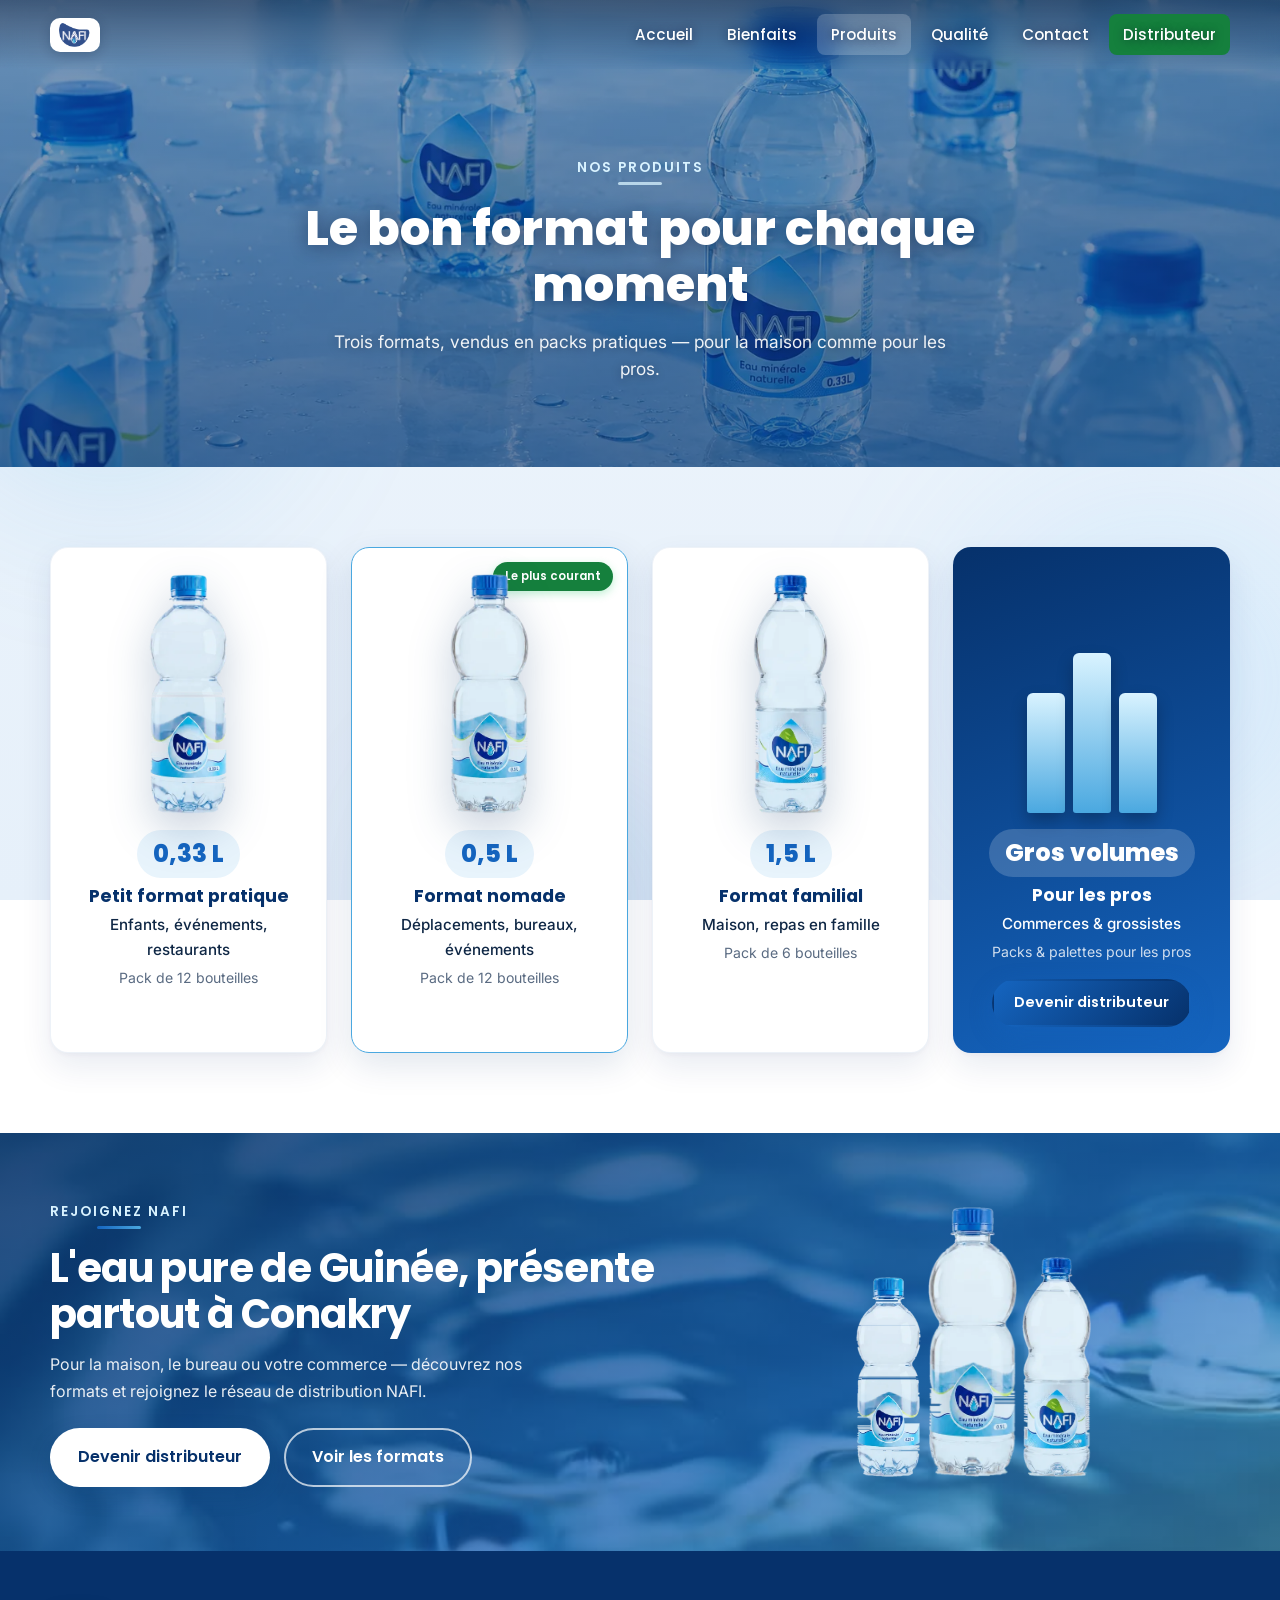
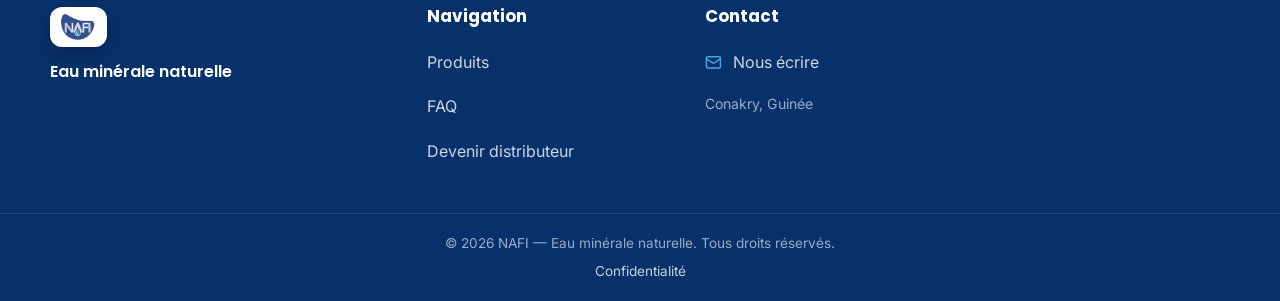
<file: produits.html>
<!DOCTYPE html>
<html lang="fr">
<head>
  <meta charset="UTF-8" />
  <meta name="viewport" content="width=device-width, initial-scale=1.0" />
  <link rel="canonical" href="https://www.eaunafi.com/produits.html" />
  <meta name="theme-color" content="#06316b" />
  <title>Nos produits & formats — NAFI</title>
  <meta name="description" content="Découvrez les formats NAFI : 0,33 L, 0,5 L et 1,5 L, adaptés à chaque besoin." />
  <link rel="icon" type="image/png" href="images/favicon.png?v=24" />
  <link rel="apple-touch-icon" href="images/apple-touch-icon.png" />
  <link rel="preconnect" href="https://fonts.googleapis.com" />
  <link rel="preconnect" href="https://fonts.gstatic.com" crossorigin />
  <link href="https://fonts.googleapis.com/css2?family=Poppins:wght@400;500;600;700;800&family=Inter:wght@400;500;600&display=swap" rel="stylesheet" />
  <link rel="stylesheet" href="css/style.css?v=24" />
  <script type="application/ld+json">
  {"@context":"https://schema.org","@type":"ItemList","itemListElement":[
   {"@type":"ListItem","position":1,"item":{"@type":"Product","name":"NAFI 0,33 L","image":"https://www.eaunafi.com/images/bottles/nafi-033.png","brand":{"@type":"Brand","name":"NAFI"},"description":"Eau minérale naturelle NAFI, format 0,33 L."}},
   {"@type":"ListItem","position":2,"item":{"@type":"Product","name":"NAFI 0,5 L","image":"https://www.eaunafi.com/images/bottles/nafi-05.png","brand":{"@type":"Brand","name":"NAFI"},"description":"Eau minérale naturelle NAFI, format 0,5 L."}},
   {"@type":"ListItem","position":3,"item":{"@type":"Product","name":"NAFI 1,5 L","image":"https://www.eaunafi.com/images/bottles/nafi-15.png","brand":{"@type":"Brand","name":"NAFI"},"description":"Eau minérale naturelle NAFI, format 1,5 L."}}
  ]}
  </script>
</head>
<body class="page-inner has-banner">
  <a class="skip-link" href="#produits">Aller au contenu</a>

  <div class="scroll-progress" id="scrollProgress" aria-hidden="true"></div>

  <svg width="0" height="0" style="position:absolute" aria-hidden="true" focusable="false">
    <defs>
      <symbol id="i-drop" viewBox="0 0 24 24"><path d="M12 22a7 7 0 0 0 7-7c0-2-1-3.9-3-5.5s-3.5-4-4-6.5c-.5 2.5-2 4.9-4 6.5C6 11.1 5 13 5 15a7 7 0 0 0 7 7z"/></symbol>
      <symbol id="i-shield" viewBox="0 0 24 24"><path d="M20 13c0 5-3.5 7.5-7.66 8.95a1 1 0 0 1-.67-.01C7.5 20.5 4 18 4 13V6a1 1 0 0 1 1-1c2 0 4.5-1.2 6.24-2.72a1.17 1.17 0 0 1 1.52 0C14.51 3.81 17 5 19 5a1 1 0 0 1 1 1z"/></symbol>
      <symbol id="i-shield-check" viewBox="0 0 24 24"><path d="M20 13c0 5-3.5 7.5-7.66 8.95a1 1 0 0 1-.67-.01C7.5 20.5 4 18 4 13V6a1 1 0 0 1 1-1c2 0 4.5-1.2 6.24-2.72a1.17 1.17 0 0 1 1.52 0C14.51 3.81 17 5 19 5a1 1 0 0 1 1 1z"/><path d="m9 12 2 2 4-4"/></symbol>
      <symbol id="i-check" viewBox="0 0 24 24"><circle cx="12" cy="12" r="10"/><path d="m9 12 2 2 4-4"/></symbol>
      <symbol id="i-feather" viewBox="0 0 24 24"><path d="M12.67 19a2 2 0 0 0 1.42-.59l6.15-6.17a6 6 0 0 0-8.49-8.49L5.59 9.91A2 2 0 0 0 5 11.33V18a1 1 0 0 0 1 1z"/><path d="M16 8 2 22"/><path d="M17.5 15H9"/></symbol>
      <symbol id="i-salt" viewBox="0 0 24 24"><path d="M7 11a5 5 0 0 1 10 0"/><path d="M7 11h10v9a1 1 0 0 1-1 1H8a1 1 0 0 1-1-1z"/><path d="M10 7.5v.01"/><path d="M14 7.5v.01"/><path d="M12 6v.01"/></symbol>
      <symbol id="i-scale" viewBox="0 0 24 24"><path d="m16 16 3-8 3 8c-.87.65-1.92 1-3 1s-2.13-.35-3-1z"/><path d="m2 16 3-8 3 8c-.87.65-1.92 1-3 1s-2.13-.35-3-1z"/><path d="M7 21h10"/><path d="M12 3v18"/><path d="M3 7h2c2 0 5-1 7-2 2 1 5 2 7 2h2"/></symbol>
      <symbol id="i-family" viewBox="0 0 24 24"><path d="M16 21v-2a4 4 0 0 0-4-4H6a4 4 0 0 0-4 4v2"/><circle cx="9" cy="7" r="4"/><path d="M22 21v-2a4 4 0 0 0-3-3.87"/><path d="M16 3.13a4 4 0 0 1 0 7.75"/></symbol>
      <symbol id="i-leaf" viewBox="0 0 24 24"><path d="M11 20A7 7 0 0 1 9.8 6.1C15.5 5 17 4.48 19 2c1 2 2 4.18 2 8 0 5.5-4.78 10-10 10z"/><path d="M2 21c0-3 1.85-5.36 5.08-6"/></symbol>
      <symbol id="i-mountain" viewBox="0 0 24 24"><path d="m8 3 4 8 5-5 5 15H2z"/></symbol>
      <symbol id="i-filter" viewBox="0 0 24 24"><path d="M22 3H2l8 9.46V19l4 2v-8.54z"/></symbol>
      <symbol id="i-sparkles" viewBox="0 0 24 24"><path d="M9.94 14.06a2 2 0 0 0-1.44-1.44l-4.06-1.06 4.06-1.06A2 2 0 0 0 9.94 9L11 4.94 12.06 9a2 2 0 0 0 1.44 1.44l4.06 1.06-4.06 1.06A2 2 0 0 0 12.06 14L11 18.06z"/><path d="M19 4v3"/><path d="M20.5 5.5h-3"/><path d="M19 17v2"/><path d="M20 18h-2"/></symbol>
      <symbol id="i-flask" viewBox="0 0 24 24"><path d="M14 2v6a2 2 0 0 0 .24.96l5.51 10.08A2 2 0 0 1 18 22H6a2 2 0 0 1-1.75-2.96l5.51-10.08A2 2 0 0 0 10 8V2"/><path d="M6.45 15h11.1"/><path d="M8.5 2h7"/></symbol>
      <symbol id="i-factory" viewBox="0 0 24 24"><path d="M2 20a2 2 0 0 0 2 2h16a2 2 0 0 0 2-2V8l-7 5V8l-7 5V4a2 2 0 0 0-2-2H4a2 2 0 0 0-2 2z"/><path d="M7 18h.01"/><path d="M12 18h.01"/><path d="M17 18h.01"/></symbol>
      <symbol id="i-truck" viewBox="0 0 24 24"><path d="M14 18V6a2 2 0 0 0-2-2H4a2 2 0 0 0-2 2v11a1 1 0 0 0 1 1h2"/><path d="M14 9h4l4 4v4a1 1 0 0 1-1 1h-2"/><circle cx="7.5" cy="18.5" r="2.5"/><circle cx="17.5" cy="18.5" r="2.5"/></symbol>
      <symbol id="i-target" viewBox="0 0 24 24"><circle cx="12" cy="12" r="10"/><circle cx="12" cy="12" r="6"/><circle cx="12" cy="12" r="2"/></symbol>
      <symbol id="i-globe" viewBox="0 0 24 24"><circle cx="12" cy="12" r="10"/><path d="M12 2a14.5 14.5 0 0 0 0 20 14.5 14.5 0 0 0 0-20"/><path d="M2 12h20"/></symbol>
      <symbol id="i-phone" viewBox="0 0 24 24"><path d="M13.83 16.57a1 1 0 0 0 1.21-.3l.36-.47A2 2 0 0 1 17 15h3a2 2 0 0 1 2 2v3a2 2 0 0 1-2 2A18 18 0 0 1 2 4a2 2 0 0 1 2-2h3a2 2 0 0 1 2 2v3a2 2 0 0 1-.8 1.6l-.47.35a1 1 0 0 0-.29 1.23 14 14 0 0 0 6.39 6.39z"/></symbol>
      <symbol id="i-mail" viewBox="0 0 24 24"><rect width="20" height="16" x="2" y="4" rx="2"/><path d="m22 7-8.97 5.7a1.94 1.94 0 0 1-2.06 0L2 7"/></symbol>
      <symbol id="i-chat" viewBox="0 0 24 24"><path d="M7.9 20A9 9 0 1 0 4 16.1L2 22z"/></symbol>
      <symbol id="i-file" viewBox="0 0 24 24"><path d="M15 2H6a2 2 0 0 0-2 2v16a2 2 0 0 0 2 2h12a2 2 0 0 0 2-2V7z"/><path d="M14 2v4a2 2 0 0 0 2 2h4"/><path d="M16 13H8"/><path d="M16 17H8"/><path d="M10 9H8"/></symbol>
      <symbol id="i-handshake" viewBox="0 0 24 24"><path d="m11 17 2 2a1 1 0 1 0 3-3"/><path d="m14 14 2.5 2.5a1 1 0 1 0 3-3l-3.88-3.88a3 3 0 0 0-4.24 0l-.88.88a1 1 0 1 1-3-3l2.81-2.81a5.79 5.79 0 0 1 7.06-.87l.47.28a2 2 0 0 0 1.42.25L21 4"/><path d="m21 3 1 11h-2"/><path d="M3 3 2 14l6.5 6.5a1 1 0 1 0 3-3"/><path d="M3 4h8"/></symbol>
      <symbol id="i-facebook" viewBox="0 0 24 24"><path d="M22 12a10 10 0 1 0-11.56 9.88v-6.99H7.9V12h2.54V9.8c0-2.5 1.49-3.89 3.78-3.89 1.09 0 2.24.2 2.24.2v2.46h-1.26c-1.24 0-1.63.77-1.63 1.56V12h2.78l-.44 2.89h-2.34v6.99A10 10 0 0 0 22 12z"/></symbol>
      <symbol id="i-instagram" viewBox="0 0 24 24"><rect width="20" height="20" x="2" y="2" rx="5"/><path d="M16 11.37A4 4 0 1 1 12.63 8 4 4 0 0 1 16 11.37z"/><line x1="17.5" x2="17.51" y1="6.5" y2="6.5"/></symbol>
      <symbol id="i-flag-gn" viewBox="0 0 30 20" preserveAspectRatio="none"><rect width="10" height="20" x="0" fill="#ce1126"/><rect width="10" height="20" x="10" fill="#fcd116"/><rect width="10" height="20" x="20" fill="#009460"/></symbol>
    </defs>
  </svg>

  <!-- ===================== NAVBAR ===================== -->
  <header class="navbar" id="navbar">
    <div class="container nav-inner">
      <a href="index.html" class="brand" aria-label="NAFI - Accueil">
        <img src="images/logo-nafi.png" alt="Logo NAFI" class="brand-logo" data-fallback="logo" />
      </a>

      <nav class="nav-links" id="navLinks" aria-label="Navigation principale">
        <a href="index.html">Accueil</a>
        <a href="bienfaits.html">Bienfaits</a>
        <a href="produits.html" class="active">Produits</a>
        <a href="qualite.html">Qualité</a>
        <a href="contact.html" data-stat="contact">Contact</a>
        <a href="contact.html#distributeur" data-stat="distributeur" class="nav-cta">Distributeur</a>
      </nav>

      <button class="burger" id="burger" aria-label="Ouvrir le menu" aria-expanded="false">
        <span></span><span></span><span></span>
      </button>
    </div>
  </header>

  <!-- ===================== EN-TÊTE DE PAGE ===================== -->
  <section class="page-hero page-hero--produits" aria-label="Nos produits NAFI">
    <div class="container page-hero-inner reveal">
      <span class="eyebrow">Nos produits</span>
      <h1>Le bon format pour chaque moment</h1>
      <p class="lead">Trois formats, vendus en packs pratiques — pour la maison comme pour les pros.</p>
    </div>
  </section>

<section class="section produits" id="produits">
    <div class="container">

      <div class="products-grid">
        <article class="product-card reveal">
          <div class="product-img">
            <picture><source srcset="images/bottles/nafi-033.webp" type="image/webp" /><img src="images/bottles/nafi-033.png" alt="Bouteille NAFI 0,33 L" loading="lazy" data-fallback="bottle" class="prod-bottle prod-bottle--sm" /></picture>
          </div>
          <span class="product-size">0,33 L</span>
          <h3>Petit format pratique</h3>
          <p class="product-target">Enfants, événements, restaurants</p>
          <p class="product-sale">Pack de 12 bouteilles</p>
        </article>

        <article class="product-card reveal featured">
          <span class="popular">Le plus courant</span>
          <div class="product-img">
            <picture><source srcset="images/bottles/nafi-05.webp" type="image/webp" /><img src="images/bottles/nafi-05.png" alt="Bouteille NAFI 0,5 L" loading="lazy" data-fallback="bottle" class="prod-bottle prod-bottle--md" /></picture>
          </div>
          <span class="product-size">0,5 L</span>
          <h3>Format nomade</h3>
          <p class="product-target">Déplacements, bureaux, événements</p>
          <p class="product-sale">Pack de 12 bouteilles</p>
        </article>

        <article class="product-card reveal">
          <div class="product-img">
            <picture><source srcset="images/bottles/nafi-15.webp" type="image/webp" /><img src="images/bottles/nafi-15.png" alt="Bouteille NAFI 1,5 L" loading="lazy" data-fallback="bottle" class="prod-bottle prod-bottle--lg" /></picture>
          </div>
          <span class="product-size">1,5 L</span>
          <h3>Format familial</h3>
          <p class="product-target">Maison, repas en famille</p>
          <p class="product-sale">Pack de 6 bouteilles</p>
        </article>

        <article class="product-card reveal pack-card">
          <div class="product-img pack-visual" aria-hidden="true">
            <div class="pack-stack"><span></span><span></span><span></span></div>
          </div>
          <span class="product-size">Gros volumes</span>
          <h3>Pour les pros</h3>
          <p class="product-target">Commerces & grossistes</p>
          <p class="product-sale">Packs &amp; palettes pour les pros</p>
          <a href="contact.html#distributeur" data-stat="distributeur" class="btn btn-primary btn-sm">Devenir distributeur</a>
        </article>
      </div>

    </div>
  </section>

<section class="cta-banner" aria-label="Rejoindre NAFI">
    <video class="cta-video" autoplay muted loop playsinline preload="auto" poster="videos/water-ripples.jpg" aria-hidden="true"><source src="videos/water-ripples.mp4" type="video/mp4" /></video>
    <div class="cta-vidtint" aria-hidden="true"></div>
    <div class="cta-bubbles" aria-hidden="true"><span></span><span></span><span></span><span></span><span></span></div>
    <div class="container cta-inner">
      <div class="cta-text reveal">
        <span class="eyebrow eyebrow--light">Rejoignez NAFI</span>
        <h2>L'eau pure de Guinée, présente partout à Conakry</h2>
        <p>Pour la maison, le bureau ou votre commerce — découvrez nos formats et rejoignez le réseau de distribution NAFI.</p>
        <div class="cta-actions">
          <a href="contact.html#distributeur" data-stat="distributeur" class="btn btn-light">Devenir distributeur</a>
          <a href="produits.html" class="btn btn-outline-light">Voir les formats</a>
        </div>
      </div>
      <div class="cta-bottles reveal" aria-hidden="true">
        <picture><source srcset="images/bottles/nafi-033.webp" type="image/webp" /><img src="images/bottles/nafi-033.png" alt="" class="cta-bottle cta-bottle--sm" loading="lazy" /></picture>
        <picture><source srcset="images/bottles/nafi-05.webp" type="image/webp" /><img src="images/bottles/nafi-05.png" alt="" class="cta-bottle cta-bottle--lg" loading="lazy" /></picture>
        <picture><source srcset="images/bottles/nafi-15.webp" type="image/webp" /><img src="images/bottles/nafi-15.png" alt="" class="cta-bottle cta-bottle--md" loading="lazy" /></picture>
      </div>
    </div>
  </section>

<footer class="footer">
    <div class="container footer-inner">
      <div class="footer-brand">
        <img src="images/logo-nafi.png" alt="Logo NAFI" class="footer-logo" data-fallback="logo" />
        <p class="footer-tagline">Eau minérale naturelle</p>
      </div>

      <div class="footer-col">
        <h4>Navigation</h4>
        <a href="produits.html">Produits</a>
        <a href="contact.html#faq">FAQ</a>
        <a href="contact.html#distributeur" data-stat="distributeur">Devenir distributeur</a>
      </div>

      <div class="footer-col">
        <h4>Contact</h4>
        <a href="contact.html" data-stat="contact"><svg class="ico ico-link" aria-hidden="true"><use href="#i-mail"/></svg> Nous écrire</a>
        <p class="footer-city">Conakry, Guinée</p>
      </div>
    </div>
    <div class="footer-bottom">
      <p>© <span id="year"></span> NAFI — Eau minérale naturelle. Tous droits réservés.</p>
      <p class="footer-bottom-links"><a href="confidentialite.html">Confidentialité</a></p>
    </div>
  </footer>

<button class="to-top" id="toTop" aria-label="Revenir en haut de la page" title="Haut de page">
    <svg viewBox="0 0 24 24" width="22" height="22" fill="none" stroke="currentColor" stroke-width="2.5" stroke-linecap="round" stroke-linejoin="round" aria-hidden="true">
      <path d="M12 19V5M5 12l7-7 7 7" />
    </svg>
  </button>

  <script src="js/main.js?v=24"></script>
  <script src="js/stats.js?v=25" defer></script>
</body>
</html>
</file>
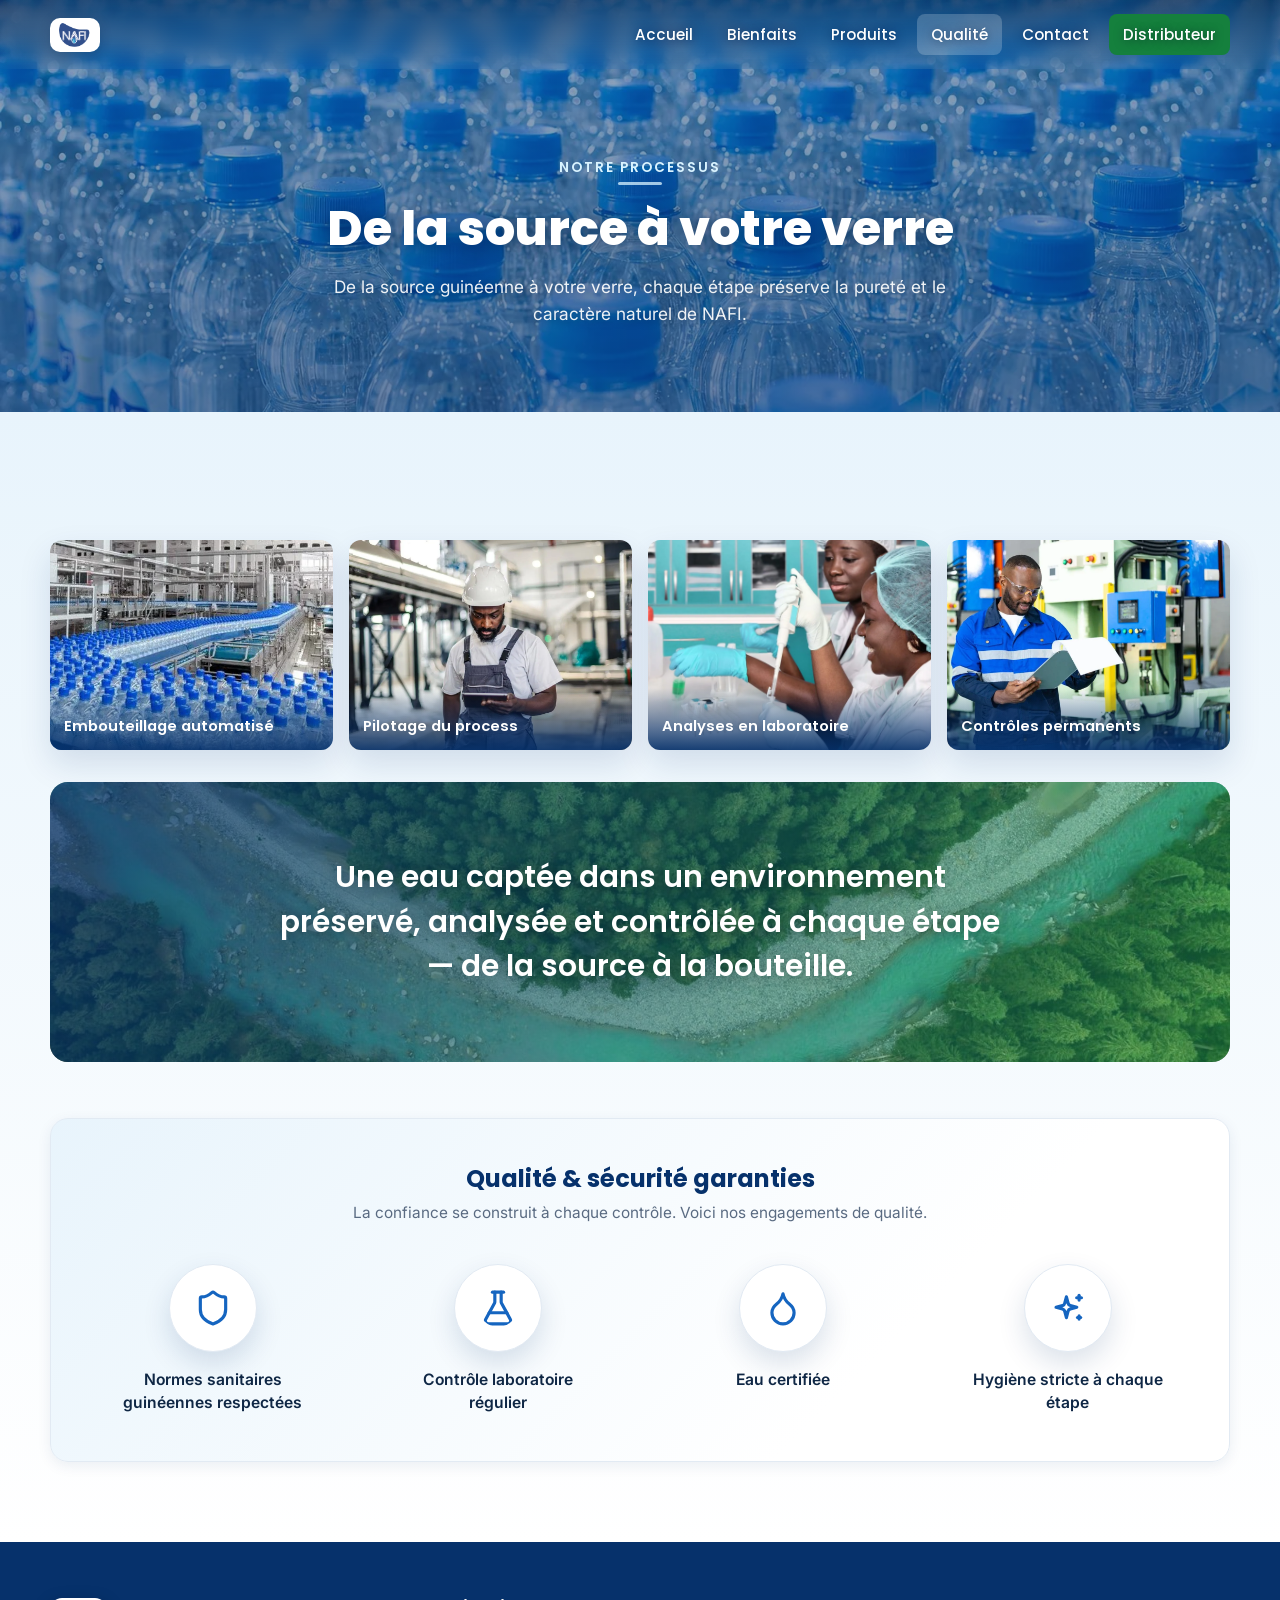
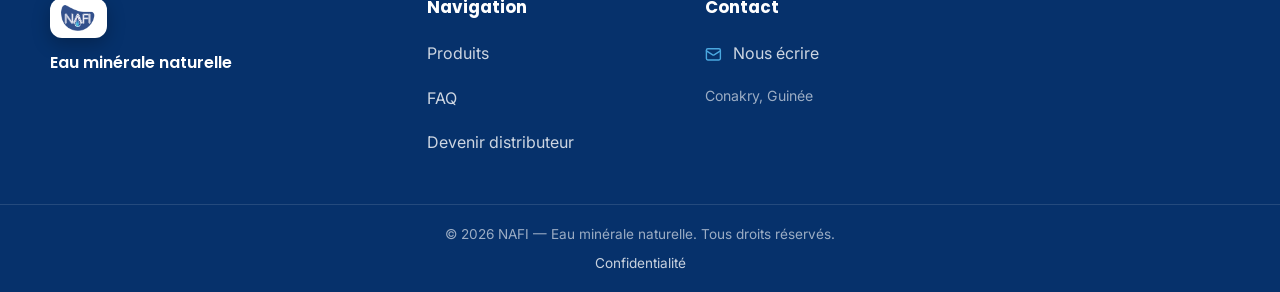
<file: qualite.html>
<!DOCTYPE html>
<html lang="fr">
<head>
  <meta charset="UTF-8" />
  <meta name="viewport" content="width=device-width, initial-scale=1.0" />
  <link rel="canonical" href="https://www.eaunafi.com/qualite.html" />
  <meta name="theme-color" content="#06316b" />
  <title>Qualité & process — NAFI</title>
  <meta name="description" content="De la source à votre verre : six étapes maîtrisées, analyses en laboratoire et contrôles permanents garantissent la pureté de NAFI." />
  <link rel="icon" type="image/png" href="images/favicon.png?v=24" />
  <link rel="apple-touch-icon" href="images/apple-touch-icon.png" />
  <link rel="preconnect" href="https://fonts.googleapis.com" />
  <link rel="preconnect" href="https://fonts.gstatic.com" crossorigin />
  <link href="https://fonts.googleapis.com/css2?family=Poppins:wght@400;500;600;700;800&family=Inter:wght@400;500;600&display=swap" rel="stylesheet" />
  <link rel="stylesheet" href="css/style.css?v=24" />
</head>
<body class="page-inner has-banner">
  <a class="skip-link" href="#qualite">Aller au contenu</a>

  <div class="scroll-progress" id="scrollProgress" aria-hidden="true"></div>

  <svg width="0" height="0" style="position:absolute" aria-hidden="true" focusable="false">
    <defs>
      <symbol id="i-drop" viewBox="0 0 24 24"><path d="M12 22a7 7 0 0 0 7-7c0-2-1-3.9-3-5.5s-3.5-4-4-6.5c-.5 2.5-2 4.9-4 6.5C6 11.1 5 13 5 15a7 7 0 0 0 7 7z"/></symbol>
      <symbol id="i-shield" viewBox="0 0 24 24"><path d="M20 13c0 5-3.5 7.5-7.66 8.95a1 1 0 0 1-.67-.01C7.5 20.5 4 18 4 13V6a1 1 0 0 1 1-1c2 0 4.5-1.2 6.24-2.72a1.17 1.17 0 0 1 1.52 0C14.51 3.81 17 5 19 5a1 1 0 0 1 1 1z"/></symbol>
      <symbol id="i-shield-check" viewBox="0 0 24 24"><path d="M20 13c0 5-3.5 7.5-7.66 8.95a1 1 0 0 1-.67-.01C7.5 20.5 4 18 4 13V6a1 1 0 0 1 1-1c2 0 4.5-1.2 6.24-2.72a1.17 1.17 0 0 1 1.52 0C14.51 3.81 17 5 19 5a1 1 0 0 1 1 1z"/><path d="m9 12 2 2 4-4"/></symbol>
      <symbol id="i-check" viewBox="0 0 24 24"><circle cx="12" cy="12" r="10"/><path d="m9 12 2 2 4-4"/></symbol>
      <symbol id="i-feather" viewBox="0 0 24 24"><path d="M12.67 19a2 2 0 0 0 1.42-.59l6.15-6.17a6 6 0 0 0-8.49-8.49L5.59 9.91A2 2 0 0 0 5 11.33V18a1 1 0 0 0 1 1z"/><path d="M16 8 2 22"/><path d="M17.5 15H9"/></symbol>
      <symbol id="i-salt" viewBox="0 0 24 24"><path d="M7 11a5 5 0 0 1 10 0"/><path d="M7 11h10v9a1 1 0 0 1-1 1H8a1 1 0 0 1-1-1z"/><path d="M10 7.5v.01"/><path d="M14 7.5v.01"/><path d="M12 6v.01"/></symbol>
      <symbol id="i-scale" viewBox="0 0 24 24"><path d="m16 16 3-8 3 8c-.87.65-1.92 1-3 1s-2.13-.35-3-1z"/><path d="m2 16 3-8 3 8c-.87.65-1.92 1-3 1s-2.13-.35-3-1z"/><path d="M7 21h10"/><path d="M12 3v18"/><path d="M3 7h2c2 0 5-1 7-2 2 1 5 2 7 2h2"/></symbol>
      <symbol id="i-family" viewBox="0 0 24 24"><path d="M16 21v-2a4 4 0 0 0-4-4H6a4 4 0 0 0-4 4v2"/><circle cx="9" cy="7" r="4"/><path d="M22 21v-2a4 4 0 0 0-3-3.87"/><path d="M16 3.13a4 4 0 0 1 0 7.75"/></symbol>
      <symbol id="i-leaf" viewBox="0 0 24 24"><path d="M11 20A7 7 0 0 1 9.8 6.1C15.5 5 17 4.48 19 2c1 2 2 4.18 2 8 0 5.5-4.78 10-10 10z"/><path d="M2 21c0-3 1.85-5.36 5.08-6"/></symbol>
      <symbol id="i-mountain" viewBox="0 0 24 24"><path d="m8 3 4 8 5-5 5 15H2z"/></symbol>
      <symbol id="i-filter" viewBox="0 0 24 24"><path d="M22 3H2l8 9.46V19l4 2v-8.54z"/></symbol>
      <symbol id="i-sparkles" viewBox="0 0 24 24"><path d="M9.94 14.06a2 2 0 0 0-1.44-1.44l-4.06-1.06 4.06-1.06A2 2 0 0 0 9.94 9L11 4.94 12.06 9a2 2 0 0 0 1.44 1.44l4.06 1.06-4.06 1.06A2 2 0 0 0 12.06 14L11 18.06z"/><path d="M19 4v3"/><path d="M20.5 5.5h-3"/><path d="M19 17v2"/><path d="M20 18h-2"/></symbol>
      <symbol id="i-flask" viewBox="0 0 24 24"><path d="M14 2v6a2 2 0 0 0 .24.96l5.51 10.08A2 2 0 0 1 18 22H6a2 2 0 0 1-1.75-2.96l5.51-10.08A2 2 0 0 0 10 8V2"/><path d="M6.45 15h11.1"/><path d="M8.5 2h7"/></symbol>
      <symbol id="i-factory" viewBox="0 0 24 24"><path d="M2 20a2 2 0 0 0 2 2h16a2 2 0 0 0 2-2V8l-7 5V8l-7 5V4a2 2 0 0 0-2-2H4a2 2 0 0 0-2 2z"/><path d="M7 18h.01"/><path d="M12 18h.01"/><path d="M17 18h.01"/></symbol>
      <symbol id="i-truck" viewBox="0 0 24 24"><path d="M14 18V6a2 2 0 0 0-2-2H4a2 2 0 0 0-2 2v11a1 1 0 0 0 1 1h2"/><path d="M14 9h4l4 4v4a1 1 0 0 1-1 1h-2"/><circle cx="7.5" cy="18.5" r="2.5"/><circle cx="17.5" cy="18.5" r="2.5"/></symbol>
      <symbol id="i-target" viewBox="0 0 24 24"><circle cx="12" cy="12" r="10"/><circle cx="12" cy="12" r="6"/><circle cx="12" cy="12" r="2"/></symbol>
      <symbol id="i-globe" viewBox="0 0 24 24"><circle cx="12" cy="12" r="10"/><path d="M12 2a14.5 14.5 0 0 0 0 20 14.5 14.5 0 0 0 0-20"/><path d="M2 12h20"/></symbol>
      <symbol id="i-phone" viewBox="0 0 24 24"><path d="M13.83 16.57a1 1 0 0 0 1.21-.3l.36-.47A2 2 0 0 1 17 15h3a2 2 0 0 1 2 2v3a2 2 0 0 1-2 2A18 18 0 0 1 2 4a2 2 0 0 1 2-2h3a2 2 0 0 1 2 2v3a2 2 0 0 1-.8 1.6l-.47.35a1 1 0 0 0-.29 1.23 14 14 0 0 0 6.39 6.39z"/></symbol>
      <symbol id="i-mail" viewBox="0 0 24 24"><rect width="20" height="16" x="2" y="4" rx="2"/><path d="m22 7-8.97 5.7a1.94 1.94 0 0 1-2.06 0L2 7"/></symbol>
      <symbol id="i-chat" viewBox="0 0 24 24"><path d="M7.9 20A9 9 0 1 0 4 16.1L2 22z"/></symbol>
      <symbol id="i-file" viewBox="0 0 24 24"><path d="M15 2H6a2 2 0 0 0-2 2v16a2 2 0 0 0 2 2h12a2 2 0 0 0 2-2V7z"/><path d="M14 2v4a2 2 0 0 0 2 2h4"/><path d="M16 13H8"/><path d="M16 17H8"/><path d="M10 9H8"/></symbol>
      <symbol id="i-handshake" viewBox="0 0 24 24"><path d="m11 17 2 2a1 1 0 1 0 3-3"/><path d="m14 14 2.5 2.5a1 1 0 1 0 3-3l-3.88-3.88a3 3 0 0 0-4.24 0l-.88.88a1 1 0 1 1-3-3l2.81-2.81a5.79 5.79 0 0 1 7.06-.87l.47.28a2 2 0 0 0 1.42.25L21 4"/><path d="m21 3 1 11h-2"/><path d="M3 3 2 14l6.5 6.5a1 1 0 1 0 3-3"/><path d="M3 4h8"/></symbol>
      <symbol id="i-facebook" viewBox="0 0 24 24"><path d="M22 12a10 10 0 1 0-11.56 9.88v-6.99H7.9V12h2.54V9.8c0-2.5 1.49-3.89 3.78-3.89 1.09 0 2.24.2 2.24.2v2.46h-1.26c-1.24 0-1.63.77-1.63 1.56V12h2.78l-.44 2.89h-2.34v6.99A10 10 0 0 0 22 12z"/></symbol>
      <symbol id="i-instagram" viewBox="0 0 24 24"><rect width="20" height="20" x="2" y="2" rx="5"/><path d="M16 11.37A4 4 0 1 1 12.63 8 4 4 0 0 1 16 11.37z"/><line x1="17.5" x2="17.51" y1="6.5" y2="6.5"/></symbol>
      <symbol id="i-flag-gn" viewBox="0 0 30 20" preserveAspectRatio="none"><rect width="10" height="20" x="0" fill="#ce1126"/><rect width="10" height="20" x="10" fill="#fcd116"/><rect width="10" height="20" x="20" fill="#009460"/></symbol>
    </defs>
  </svg>

  <!-- ===================== NAVBAR ===================== -->
  <header class="navbar" id="navbar">
    <div class="container nav-inner">
      <a href="index.html" class="brand" aria-label="NAFI - Accueil">
        <img src="images/logo-nafi.png" alt="Logo NAFI" class="brand-logo" data-fallback="logo" />
      </a>

      <nav class="nav-links" id="navLinks" aria-label="Navigation principale">
        <a href="index.html">Accueil</a>
        <a href="bienfaits.html">Bienfaits</a>
        <a href="produits.html">Produits</a>
        <a href="qualite.html" class="active">Qualité</a>
        <a href="contact.html" data-stat="contact">Contact</a>
        <a href="contact.html#distributeur" data-stat="distributeur" class="nav-cta">Distributeur</a>
      </nav>

      <button class="burger" id="burger" aria-label="Ouvrir le menu" aria-expanded="false">
        <span></span><span></span><span></span>
      </button>
    </div>
  </header>

  <!-- ===================== EN-TÊTE DE PAGE ===================== -->
  <section class="page-hero page-hero--qualite" aria-label="Qualité &amp; process NAFI">
    <div class="container page-hero-inner reveal">
      <span class="eyebrow">Notre processus</span>
      <h1>De la source à votre verre</h1>
      <p class="lead">De la source guinéenne à votre verre, chaque étape préserve la pureté et le caractère naturel de NAFI.</p>
    </div>
  </section>

<section class="section qualite" id="qualite">
    <div class="container">

      <!-- En images : production & contrôles -->
      <div class="quality-gallery reveal">
        <figure class="qg-item">
          <picture><source srcset="images/quality/production.webp" type="image/webp" /><img src="images/quality/production.jpg" alt="Ligne d'embouteillage automatisée NAFI" loading="lazy" /></picture>
          <figcaption>Embouteillage automatisé</figcaption>
        </figure>
        <figure class="qg-item">
          <picture><source srcset="images/quality/process.webp" type="image/webp" /><img src="images/quality/process.jpg" alt="Pilotage et supervision du process de production" loading="lazy" /></picture>
          <figcaption>Pilotage du process</figcaption>
        </figure>
        <figure class="qg-item">
          <picture><source srcset="images/quality/laboratoire.webp" type="image/webp" /><img src="images/quality/laboratoire.jpg" alt="Analyse de l'eau en laboratoire" loading="lazy" /></picture>
          <figcaption>Analyses en laboratoire</figcaption>
        </figure>
        <figure class="qg-item">
          <picture><source srcset="images/quality/controle.webp" type="image/webp" /><img src="images/quality/controle.jpg" alt="Contrôle de la qualité de l'eau sur le terrain" loading="lazy" /></picture>
          <figcaption>Contrôles permanents</figcaption>
        </figure>
      </div>

      <!-- Bande pureté -->
      <div class="quality-band reveal">
        <div class="quality-band-overlay"></div>
        <p class="quality-band-text">Une eau captée dans un environnement préservé, analysée et contrôlée à chaque étape — de la source à la bouteille.</p>
      </div>

      <!-- Bandeau qualité & certifications -->
      <div class="certif-band reveal">
        <div class="certif-head">
          <h3>Qualité &amp; sécurité garanties</h3>
          <p>La confiance se construit à chaque contrôle. Voici nos engagements de qualité.</p>
        </div>
        <div class="certif-grid">
          <div class="certif-item"><svg class="ico certif-ico" aria-hidden="true"><use href="#i-shield"/></svg><p>Normes sanitaires guinéennes respectées</p></div>
          <div class="certif-item"><svg class="ico certif-ico" aria-hidden="true"><use href="#i-flask"/></svg><p>Contrôle laboratoire régulier</p></div>
          <div class="certif-item"><svg class="ico certif-ico" aria-hidden="true"><use href="#i-drop"/></svg><p>Eau certifiée</p></div>
          <div class="certif-item"><svg class="ico certif-ico" aria-hidden="true"><use href="#i-sparkles"/></svg><p>Hygiène stricte à chaque étape</p></div>
        </div>
      </div>
    </div>
  </section>

<footer class="footer">
    <div class="container footer-inner">
      <div class="footer-brand">
        <img src="images/logo-nafi.png" alt="Logo NAFI" class="footer-logo" data-fallback="logo" />
        <p class="footer-tagline">Eau minérale naturelle</p>
      </div>

      <div class="footer-col">
        <h4>Navigation</h4>
        <a href="produits.html">Produits</a>
        <a href="contact.html#faq">FAQ</a>
        <a href="contact.html#distributeur" data-stat="distributeur">Devenir distributeur</a>
      </div>

      <div class="footer-col">
        <h4>Contact</h4>
        <a href="contact.html" data-stat="contact"><svg class="ico ico-link" aria-hidden="true"><use href="#i-mail"/></svg> Nous écrire</a>
        <p class="footer-city">Conakry, Guinée</p>
      </div>
    </div>
    <div class="footer-bottom">
      <p>© <span id="year"></span> NAFI — Eau minérale naturelle. Tous droits réservés.</p>
      <p class="footer-bottom-links"><a href="confidentialite.html">Confidentialité</a></p>
    </div>
  </footer>

<button class="to-top" id="toTop" aria-label="Revenir en haut de la page" title="Haut de page">
    <svg viewBox="0 0 24 24" width="22" height="22" fill="none" stroke="currentColor" stroke-width="2.5" stroke-linecap="round" stroke-linejoin="round" aria-hidden="true">
      <path d="M12 19V5M5 12l7-7 7 7" />
    </svg>
  </button>

  <script src="js/main.js?v=24"></script>
  <script src="js/stats.js?v=25" defer></script>
</body>
</html>
</file>
<file: css/style.css>
/* ============================================================
   NAFI — Eau minérale naturelle
   Palette : bleu profond + bleu clair + blanc, accent vert
   Mobile-first, léger, animations "eau" douces
   ============================================================ */

:root {
  --blue-deep: #06316b;
  --blue-deep-2: #0a3d7a;
  --blue: #1565c0;
  --blue-light: #4aa8e0;
  --blue-soft: #e8f4fc;
  --green: #2ecc71;
  --green-dark: #27ae60;
  --green-cta: #15803d;
  --green-cta-dark: #0f6a33;
  --cyan: #d9f3ff;
  --white: #ffffff;
  --ink: #0f2745;
  --muted: #5a6b82;
  --line: #e2eaf3;
  --shadow-sm: 0 4px 14px rgba(6, 49, 107, 0.08);
  --shadow-md: 0 12px 34px rgba(6, 49, 107, 0.12);
  --shadow-lg: 0 24px 60px rgba(6, 49, 107, 0.18);
  --radius: 18px;
  --radius-sm: 12px;
  --max: 1180px;
  --font-head: "Poppins", system-ui, sans-serif;
  --font-body: "Inter", system-ui, sans-serif;
}

* { margin: 0; padding: 0; box-sizing: border-box; }

html { scroll-behavior: smooth; scroll-padding-top: 72px; }

body {
  font-family: var(--font-body);
  color: var(--ink);
  background: var(--white);
  line-height: 1.65;
  -webkit-font-smoothing: antialiased;
  overflow-x: hidden;
}

h1, h2, h3, h4 { font-family: var(--font-head); line-height: 1.15; color: var(--blue-deep); }

a { color: inherit; text-decoration: none; }
img { max-width: 100%; display: block; }

.container { width: min(100% - 40px, var(--max)); margin-inline: auto; }

/* ---------- Image fallback (avant ajout des vraies photos) ---------- */
.img-missing {
  background: linear-gradient(135deg, var(--blue-light), var(--blue-deep));
  position: relative;
  min-height: 180px;
  border-radius: var(--radius-sm);
}
.img-missing::after {
  content: attr(data-label);
  position: absolute; inset: 0;
  display: flex; align-items: center; justify-content: center;
  color: rgba(255,255,255,.9); font-family: var(--font-head);
  font-weight: 600; font-size: .85rem; text-align: center; padding: 12px;
  letter-spacing: .3px;
}

/* ============================= BUTTONS ============================= */
.btn {
  display: inline-flex; align-items: center; justify-content: center; gap: 8px;
  font-family: var(--font-head); font-weight: 600; font-size: 1rem;
  padding: 14px 26px; border-radius: 50px; border: 2px solid transparent;
  cursor: pointer; transition: transform .25s ease, box-shadow .25s ease, background .25s ease;
  white-space: nowrap;
}
.btn-sm { padding: 10px 20px; font-size: .9rem; }
.btn-block { width: 100%; }
.btn-primary {
  background: linear-gradient(135deg, var(--blue), var(--blue-deep));
  color: var(--white); box-shadow: 0 8px 22px rgba(21, 101, 192, .35);
}
.btn-primary:hover { transform: translateY(-3px); box-shadow: 0 14px 30px rgba(21, 101, 192, .45); }
.btn-outline {
  background: rgba(255,255,255,.1); color: var(--white); border-color: rgba(255,255,255,.7);
  backdrop-filter: blur(4px);
}
.btn-outline:hover { background: var(--white); color: var(--blue-deep); transform: translateY(-3px); }
.btn-light {
  background: var(--white); color: var(--blue-deep); box-shadow: 0 8px 22px rgba(6,49,107,.20);
}
.btn-light:hover { transform: translateY(-3px); box-shadow: 0 14px 30px rgba(6,49,107,.28); }
.btn-outline-light { background: transparent; color: var(--white); border-color: rgba(255,255,255,.7); }
.btn-outline-light:hover { background: rgba(255,255,255,.16); transform: translateY(-3px); }

/* ============================= NAVBAR ============================= */
.navbar {
  position: fixed; top: 0; left: 0; width: 100%; z-index: 1000;
  padding: 14px 0; transition: background .35s ease, box-shadow .35s ease, padding .35s ease;
}
.navbar.scrolled {
  background: rgba(255,255,255,.92); backdrop-filter: blur(12px);
  box-shadow: var(--shadow-sm); padding: 8px 0;
}
.nav-inner { display: flex; align-items: center; justify-content: space-between; }
.brand { display: flex; align-items: center; gap: 10px; }
.brand-logo {
  height: 34px; width: auto;
  background: #fff; padding: 5px 9px; border-radius: 10px;
  box-shadow: 0 3px 12px rgba(3, 22, 50, .22);
}
.brand-logo.img-missing { width: 42px; min-height: 42px; border-radius: 50%; }
.brand-text {
  font-family: var(--font-head); font-weight: 800; font-size: 1.5rem; letter-spacing: 1px;
  color: var(--white); transition: color .35s ease;
}
.navbar.scrolled .brand-text { color: var(--blue-deep); }

/* Pages internes (sans hero sombre) : navbar solide dès le départ + espace sous la barre fixe */
body.page-inner { padding-top: 66px; }
body.page-inner .navbar { background: rgba(255,255,255,.95); backdrop-filter: blur(12px); box-shadow: var(--shadow-sm); }
body.page-inner .brand-text { color: var(--blue-deep); }
body.page-inner .nav-links a { color: var(--ink); }
body.page-inner .nav-links a:hover { background: var(--blue-soft); color: var(--blue-deep); }
body.page-inner .nav-links a.active { color: var(--blue); background: var(--blue-soft); }
body.page-inner .nav-cta, body.page-inner .nav-links a.nav-cta { color: var(--white); }
body.page-inner .burger span { background: var(--blue-deep); }

.nav-links { display: flex; align-items: center; gap: 6px; }
.nav-links a {
  font-family: var(--font-head); font-weight: 500; font-size: .95rem;
  color: var(--white); padding: 8px 14px; border-radius: 8px; transition: color .25s, background .25s;
}
.navbar.scrolled .nav-links a { color: var(--ink); }
.nav-links a:hover { color: var(--blue-light); }
.navbar.scrolled .nav-links a:hover { background: var(--blue-soft); color: var(--blue-deep); }
.nav-cta {
  background: var(--green-cta); color: var(--white) !important; font-weight: 600;
}
.nav-cta:hover { background: var(--green-cta-dark) !important; }

.burger { display: none; flex-direction: column; gap: 5px; background: none; border: 0; cursor: pointer; padding: 6px; }
.burger span { width: 26px; height: 3px; border-radius: 3px; background: var(--white); transition: .3s; }
.navbar.scrolled .burger span { background: var(--blue-deep); }
.burger.open span:nth-child(1) { transform: translateY(8px) rotate(45deg); }
.burger.open span:nth-child(2) { opacity: 0; }
.burger.open span:nth-child(3) { transform: translateY(-8px) rotate(-45deg); }

/* ============================= HERO ============================= */
.hero {
  position: relative; min-height: 100svh; display: flex; align-items: center;
  background:
    radial-gradient(1200px 600px at 80% -10%, rgba(74,168,224,.45), transparent 60%),
    linear-gradient(160deg, var(--blue-deep) 0%, var(--blue) 55%, var(--blue-light) 120%);
  padding-top: 90px; overflow: hidden;
}
.hero-inner {
  display: grid; grid-template-columns: 1fr; gap: 30px; align-items: center;
  position: relative; z-index: 4; padding-bottom: 70px;
}

/* Fond du hero : vidéo (legacy) OU image de bouteilles */
.hero-video,
.hero-bg-img {
  position: absolute; inset: 0; width: 100%; height: 100%;
  object-fit: cover; object-position: 50% 50%; z-index: 0; border: 0; background: transparent;
}
.hero-bg-img { animation: heroOpen 1.2s cubic-bezier(.22,1,.36,1) both; }
/* Animation d'ouverture du hero : le fond se révèle en fondu + léger zoom */
@keyframes heroOpen { from { opacity: 0; transform: scale(1.07); } to { opacity: 1; transform: scale(1); } }
@media (prefers-reduced-motion: reduce) { .hero-bg-img { animation: none; } }
/* Mobile : image en bannière (photo entière visible, nette) + texte en dessous sur le fond bleu */
@media (max-width: 760px) {
  .hero { display: block; min-height: auto; padding-top: 76px; }
  .hero-bg-img { position: static; width: calc(100% - 32px); margin: 6px 16px 0; height: auto; border-radius: 22px; box-shadow: 0 16px 36px rgba(3,28,68,.45); animation: heroFade .9s ease both; }
  .hero-inner { padding: 28px 0 72px; }
  .scroll-cue { display: none !important; }
}
@keyframes heroFade { from { opacity: 0; } to { opacity: 1; } }
.hero-overlay {
  position: absolute; inset: 0; z-index: 1; pointer-events: none;
  background: linear-gradient(160deg, rgba(6,49,107,.55), rgba(21,101,192,.30) 55%, rgba(74,168,224,.22));
}

/* Caustiques : reflets d'eau qui ondulent lentement (effet vidéo) */
.hero-caustics {
  position: absolute; inset: -20%; z-index: 1; pointer-events: none; opacity: .5;
  background:
    radial-gradient(closest-side at 20% 30%, rgba(255,255,255,.20), transparent 70%),
    radial-gradient(closest-side at 70% 20%, rgba(217,243,255,.18), transparent 70%),
    radial-gradient(closest-side at 45% 65%, rgba(255,255,255,.16), transparent 70%),
    radial-gradient(closest-side at 85% 75%, rgba(217,243,255,.14), transparent 70%);
  background-size: 60% 60%, 55% 55%, 65% 65%, 50% 50%;
  mix-blend-mode: screen; filter: blur(2px); will-change: transform;
  animation: caustics-drift 18s ease-in-out infinite alternate;
}
/* transform uniquement (compositeur GPU) — plus de blur animé coûteux */
@keyframes caustics-drift {
  0%   { transform: translate3d(0,0,0) scale(1); }
  50%  { transform: translate3d(3%, -2%, 0) scale(1.08); }
  100% { transform: translate3d(-2%, 3%, 0) scale(1.04); }
}

/* Rayons de lumière sous-marins (god rays) */
.hero-rays { position: absolute; inset: 0; z-index: 1; pointer-events: none; overflow: hidden; }
.hero-rays span {
  position: absolute; top: -30%; left: 50%; width: 14vw; height: 160%;
  background: linear-gradient(to bottom, rgba(255,255,255,.22), rgba(255,255,255,0) 75%);
  transform-origin: top center; filter: blur(6px); mix-blend-mode: screen;
  animation: ray-sway 9s ease-in-out infinite;
}
.hero-rays span:nth-child(1){ left: 12%; transform: rotate(14deg); animation-duration: 11s; }
.hero-rays span:nth-child(2){ left: 30%; transform: rotate(9deg);  animation-duration: 8s;  animation-delay: -2s; opacity:.8; }
.hero-rays span:nth-child(3){ left: 52%; transform: rotate(12deg); animation-duration: 13s; animation-delay: -4s; }
.hero-rays span:nth-child(4){ left: 72%; transform: rotate(7deg);  animation-duration: 10s; animation-delay: -1s; opacity:.7; }
.hero-rays span:nth-child(5){ left: 88%; transform: rotate(15deg); animation-duration: 12s; animation-delay: -5s; opacity:.6; }
@keyframes ray-sway {
  0%,100% { transform: rotate(10deg) translateX(0); opacity: .35; }
  50%     { transform: rotate(13deg) translateX(2vw); opacity: .85; }
}
.origin-badge {
  display: inline-flex; align-items: center; gap: 8px; background: rgba(255,255,255,.14);
  border: 1px solid rgba(255,255,255,.3); color: var(--white); font-weight: 600;
  font-family: var(--font-head); padding: 8px 16px; border-radius: 50px; font-size: .9rem;
  backdrop-filter: blur(4px); margin-bottom: 22px;
}
.origin-badge .flag { font-size: 1.1rem; }
.hero-title { color: var(--white); font-size: clamp(2.6rem, 9vw, 4.6rem); font-weight: 800; letter-spacing: -0.02em; line-height: 1.1; text-shadow: 0 2px 24px rgba(3,18,46,.5); }
.accent-water {
  background: linear-gradient(90deg, #d9f3ff, var(--blue-light));
  -webkit-background-clip: text; background-clip: text; color: transparent;
  position: relative;
  filter: drop-shadow(0 2px 16px rgba(3,18,46,.5));
}
.hero-tagline { color: rgba(255,255,255,.95); font-size: clamp(1.05rem, 4vw, 1.3rem); margin: 18px 0 30px; max-width: 460px; text-shadow: 0 2px 16px rgba(3,18,46,.5); }
.hero-buttons { display: flex; flex-wrap: wrap; gap: 14px; }

.hero-visual { position: relative; display: flex; justify-content: center; align-items: center; min-height: 320px; }
.hero-bottle-stage { position: relative; display: flex; flex-direction: column; align-items: center; z-index: 2; }
.hero-bottle {
  max-height: 72vh; width: auto;
  filter: drop-shadow(0 34px 46px rgba(3,28,68,.55));
  animation: bottleFloat 6s ease-in-out infinite;
  transform-origin: 50% 90%; will-change: transform;
}
.hero-bottle.img-missing { width: 260px; min-height: 420px; }
/* reflet au sol */
.hero-bottle-reflection {
  width: 58%; height: 26px; margin-top: -6px; border-radius: 50%;
  background: radial-gradient(ellipse at center, rgba(3,28,68,.45), transparent 70%);
  filter: blur(4px); animation: shadowPulse 6s ease-in-out infinite;
}
.hero-glow {
  position: absolute; width: 380px; height: 380px; border-radius: 50%; top: 50%; left: 50%;
  transform: translate(-50%,-55%);
  background: radial-gradient(circle, rgba(255,255,255,.5), transparent 65%);
  filter: blur(12px); z-index: 1; animation: pulse 7s ease-in-out infinite;
}
@keyframes floaty { 0%,100%{ transform: translateY(0) } 50%{ transform: translateY(-18px) } }
/* flottement + balancement 3D subtil facon casamancaise */
@keyframes bottleFloat {
  0%   { transform: translateY(0)     rotate(-1.6deg); }
  50%  { transform: translateY(-22px) rotate(1.6deg); }
  100% { transform: translateY(0)     rotate(-1.6deg); }
}
@keyframes shadowPulse {
  0%,100% { transform: scaleX(1);   opacity: .55; }
  50%     { transform: scaleX(.82); opacity: .3; }
}
@keyframes pulse { 0%,100%{ transform: translate(-50%,-55%) scale(1); opacity:.65 } 50%{ transform: translate(-50%,-55%) scale(1.08); opacity:1 } }

/* bulles montantes */
.hero-bg-bubbles { position: absolute; inset: 0; z-index: 2; overflow: hidden; pointer-events: none; }
.hero-bg-bubbles span {
  position: absolute; bottom: -60px; border-radius: 50%;
  background: radial-gradient(circle at 30% 30%, rgba(255,255,255,.6), rgba(255,255,255,.05));
  animation: rise linear infinite;
}
.hero-bg-bubbles span:nth-child(1){ left:8%;  width:18px; height:18px; animation-duration:11s; }
.hero-bg-bubbles span:nth-child(2){ left:22%; width:10px; height:10px; animation-duration:9s;  animation-delay:1s; }
.hero-bg-bubbles span:nth-child(3){ left:45%; width:24px; height:24px; animation-duration:14s; animation-delay:2s; }
.hero-bg-bubbles span:nth-child(4){ left:65%; width:12px; height:12px; animation-duration:10s; animation-delay:.5s; }
.hero-bg-bubbles span:nth-child(5){ left:80%; width:20px; height:20px; animation-duration:13s; animation-delay:3s; }
.hero-bg-bubbles span:nth-child(6){ left:92%; width:9px;  height:9px;  animation-duration:8s;  animation-delay:1.5s; }
.hero-bg-bubbles span:nth-child(7){ left:15%; width:7px;  height:7px;  animation-duration:7s;  animation-delay:2.5s; }
.hero-bg-bubbles span:nth-child(8){ left:35%; width:14px; height:14px; animation-duration:12s; animation-delay:4s; }
.hero-bg-bubbles span:nth-child(9){ left:58%; width:8px;  height:8px;  animation-duration:9.5s;animation-delay:1.2s; }
.hero-bg-bubbles span:nth-child(10){left:74%; width:16px; height:16px; animation-duration:15s; animation-delay:.8s; }
@keyframes rise {
  0%   { transform: translateY(0) translateX(0); opacity: 0; }
  10%  { opacity: .9; }
  50%  { transform: translateY(-55svh) translateX(10px); }
  90%  { opacity: .7; }
  100% { transform: translateY(-110svh) translateX(-6px); opacity: 0; }
}

/* vague */
.wave-wrap { position: absolute; bottom: -1px; left: 0; width: 100%; line-height: 0; z-index: 3; }
.waves { width: 100%; height: 90px; }
.wave-parallax use { animation: moveWave 12s cubic-bezier(.55,.5,.45,.5) infinite; }
.wave-parallax use:nth-child(1){ animation-delay:-2s; animation-duration:9s; }
.wave-parallax use:nth-child(2){ animation-delay:-3s; animation-duration:12s; }
.wave-parallax use:nth-child(3){ animation-delay:-4s; animation-duration:6s; }
.wave-parallax use:nth-child(4){ animation-delay:-5s; animation-duration:16s; }
@keyframes moveWave { 0%{ transform: translateX(-90px) } 100%{ transform: translateX(85px) } }

/* ============================= ICÔNES SVG ============================= */
.ico {
  width: 1em; height: 1em; flex-shrink: 0; fill: none; stroke: currentColor;
  stroke-width: 2; stroke-linecap: round; stroke-linejoin: round; vertical-align: -.12em;
}
.ico--fill { fill: currentColor; stroke: none; }
.flag-gn {
  width: 1.5em; height: 1em; border-radius: 3px; overflow: hidden; display: inline-block;
  vertical-align: -.15em; box-shadow: 0 0 0 1px rgba(0,0,0,.1); flex-shrink: 0;
}
.flag-gn--lg { width: 2.4em; height: 1.6em; border-radius: 5px; }

/* couleurs par conteneur */
.feature-icon .ico, .benefit-icon .ico, .step-ico .ico { stroke: var(--blue); }
.certif-ico { stroke: var(--blue); }
.pillar-ico { stroke: var(--green-dark); }
.hero-trust .ico { stroke: var(--cyan); }
.ico-link { width: 1.05em; height: 1.05em; vertical-align: -.2em; margin-right: 7px; }
.footer-col a .ico-link { stroke: var(--blue-light); }
.footer-col a:hover .ico-link { stroke: var(--white); }

/* ============================= SECTIONS ============================= */
.section { padding: 80px 0; }
.section-head { text-align: center; max-width: 720px; margin: 0 auto 50px; }
.eyebrow {
  display: inline-block; font-family: var(--font-head); font-weight: 600; font-size: .85rem;
  text-transform: uppercase; letter-spacing: 2px; color: var(--green-dark);
  padding-bottom: 6px; position: relative; margin-bottom: 16px;
}
.eyebrow::after { content:""; position:absolute; bottom:0; left:50%; transform:translateX(-50%); width:36px; height:3px; background:var(--green); border-radius:3px; }
.section-head h1, .section-head h2 { font-size: clamp(1.8rem, 6vw, 2.6rem); }
.section-head h1, .section-head h2, .story-text h2, .cta-text h2 { letter-spacing: -0.015em; }
.lead { color: var(--muted); font-size: 1.05rem; margin-top: 16px; line-height: 1.55; }

/* ---------- La marque ---------- */
.marque { background: linear-gradient(180deg, var(--white), var(--blue-soft)); }
.marque-grid { display: grid; grid-template-columns: 1fr; gap: 22px; }
.feature-card {
  background: #fff; border: 1px solid var(--line); border-radius: var(--radius);
  padding: 36px 24px 30px; box-shadow: var(--shadow-sm);
  display: flex; flex-direction: column; align-items: center; text-align: center;
  transition: transform .3s cubic-bezier(.22,1,.36,1), box-shadow .3s, border-color .3s;
}
.feature-card:hover { transform: translateY(-8px); box-shadow: var(--shadow-lg); border-color: var(--blue-light); }
.feature-icon {
  width: 84px; height: 84px; border-radius: 50%; display: grid; place-items: center;
  background: linear-gradient(135deg, #fff, var(--blue-soft));
  box-shadow: 0 12px 26px rgba(6,49,107,.14); border: 1px solid var(--line);
  margin-bottom: 20px; transition: transform .35s, box-shadow .35s;
}
.feature-card:hover .feature-icon { transform: translateY(-4px) scale(1.06); box-shadow: 0 18px 32px rgba(6,49,107,.22); }
.feature-icon .ico { width: 36px; height: 36px; }
.feature-card h3 { font-size: 1.2rem; margin-bottom: 8px; }
.feature-card p { color: var(--muted); font-size: .96rem; line-height: 1.6; }
.quality-banner {
  margin-top: 40px; text-align: center; background: linear-gradient(135deg, var(--blue-deep), var(--blue));
  color: var(--white); padding: 24px; border-radius: var(--radius); border-left: 5px solid var(--green);
}
.quality-banner strong { color: var(--cyan); }

/* ---------- Bienfaits ---------- */
.bienfaits { background: var(--white); }
.benefits-grid { display: grid; grid-template-columns: 1fr; gap: 22px; }
.benefit-card {
  background: #fff; border: 1px solid var(--line); border-radius: var(--radius);
  padding: 36px 24px 30px; box-shadow: var(--shadow-sm);
  display: flex; flex-direction: column; align-items: center; text-align: center;
  transition: transform .3s cubic-bezier(.22,1,.36,1), box-shadow .3s, border-color .3s;
}
.benefit-card:hover { transform: translateY(-8px); box-shadow: var(--shadow-lg); border-color: var(--blue-light); }
.benefit-icon {
  width: 84px; height: 84px; border-radius: 50%; display: grid; place-items: center;
  background: linear-gradient(135deg, #fff, var(--blue-soft));
  box-shadow: 0 12px 26px rgba(6,49,107,.14); border: 1px solid var(--line);
  margin-bottom: 20px; transition: transform .35s, box-shadow .35s;
}
.benefit-card:hover .benefit-icon { transform: translateY(-4px) scale(1.06); box-shadow: 0 18px 32px rgba(6,49,107,.22); }
.benefit-icon .ico { width: 36px; height: 36px; }
.benefit-card h3 { font-size: 1.18rem; margin-bottom: 8px; color: var(--blue-deep); }
.benefit-card p { color: var(--muted); font-size: .96rem; line-height: 1.6; }

/* ---------- Produits ---------- */
.products-grid { display: grid; grid-template-columns: 1fr; gap: 24px; }
.product-card {
  background: var(--white); border: 1px solid var(--line); border-radius: var(--radius);
  padding: 26px 22px; text-align: center; box-shadow: var(--shadow-sm);
  transition: transform .3s, box-shadow .3s; position: relative;
}
.product-card:hover { transform: translateY(-8px); box-shadow: var(--shadow-lg); }
.product-card.featured { border-color: var(--blue-light); box-shadow: var(--shadow-md); }
.popular {
  position: absolute; top: 14px; right: 14px; background: var(--green-cta); color: #fff;
  font-family: var(--font-head); font-weight: 600; font-size: .72rem; padding: 5px 12px; border-radius: 50px;
  box-shadow: 0 3px 8px rgba(46,204,113,.30);
}
.product-img { height: 190px; display: flex; align-items: flex-end; justify-content: center; margin-bottom: 16px; }
.product-img img { max-height: 190px; width: auto; filter: drop-shadow(0 16px 22px rgba(6,49,107,.22)); transition: transform .5s cubic-bezier(.22,1,.36,1); }
.product-card:hover .product-img img { transform: translateY(-8px) scale(1.05) rotate(-1.5deg); }
.product-img img.img-missing { width: 110px; min-height: 200px; }
/* photos reelles : echelle selon le format */
.prod-bottle--sm { max-height: 175px; }
.prod-bottle--md { max-height: 215px; }
.prod-bottle--lg { max-height: 240px; }
.product-card:hover .prod-bottle { animation: bottleNudge 2.4s ease-in-out infinite; }
@keyframes bottleNudge {
  0%,100% { transform: translateY(-8px) rotate(-1.5deg); }
  50%     { transform: translateY(-14px) rotate(1.5deg); }
}
.product-size {
  display: inline-block; font-family: var(--font-head); font-weight: 800; font-size: 1.5rem;
  color: var(--blue); background: var(--blue-soft); padding: 4px 16px; border-radius: 50px; margin-bottom: 8px;
}
.product-card h3 { font-size: 1.1rem; margin-bottom: 6px; }
.product-target { color: var(--ink); font-weight: 500; font-size: .95rem; }
.product-sale { color: var(--muted); font-size: .88rem; margin-top: 4px; }
.product-card .btn { margin-top: 16px; }

/* pack visuel */
.pack-card { background: linear-gradient(160deg, var(--blue-deep), var(--blue)); color: #fff; border: none; }
.pack-card h3, .pack-card .product-size { color: #fff; }
.pack-card .product-size { background: rgba(255,255,255,.18); }
.pack-card .product-target { color: #fff; }
.pack-card .product-sale { color: rgba(255,255,255,.8); }
.pack-visual { align-items: flex-end; }
.pack-stack { display: flex; gap: 8px; align-items: flex-end; }
.pack-stack span { display: block; width: 38px; border-radius: 6px 6px 3px 3px; background: linear-gradient(180deg, #d9f3ff, var(--blue-light)); box-shadow: 0 8px 16px rgba(0,0,0,.25); }
.pack-stack span:nth-child(1){ height: 120px; }
.pack-stack span:nth-child(2){ height: 160px; }
.pack-stack span:nth-child(3){ height: 120px; }

/* minéralité */
.minerality { margin-top: 50px; background: var(--white); border: 1px solid var(--line); border-radius: var(--radius); padding: 28px; box-shadow: var(--shadow-sm); }
.minerality h3 { font-size: 1.25rem; margin-bottom: 16px; display: flex; align-items: center; gap: 10px; flex-wrap: wrap; }
.min-intro { color: var(--muted); font-size: .96rem; margin-bottom: 18px; }
.min-intro strong { color: var(--blue-deep); }
.todo-tag { font-family: var(--font-body); font-size: .72rem; font-weight: 600; color: var(--green-dark); background: #eafaf1; padding: 3px 10px; border-radius: 50px; }
.table-scroll { overflow-x: auto; }
.min-table { width: 100%; border-collapse: collapse; min-width: 320px; }
.min-table th, .min-table td { text-align: left; padding: 12px 14px; border-bottom: 1px solid var(--line); }
.min-table thead th { background: var(--blue-soft); color: var(--blue-deep); font-family: var(--font-head); }
.min-table tbody tr:hover { background: #f7fbff; }
.min-note { color: var(--muted); font-size: .85rem; margin-top: 12px; font-style: italic; }

/* ---------- Formulaires ---------- */
.contact { background: var(--white); }
.forms-grid { display: grid; grid-template-columns: 1fr; gap: 40px; }
.form-block { background: var(--white); border: 1px solid var(--line); border-radius: var(--radius); padding: 30px 26px; box-shadow: var(--shadow-md); }
.form-block .eyebrow { text-align: left; }
.form-block .eyebrow::after { left: 0; transform: none; }
.form-block h2 { font-size: clamp(1.5rem, 5vw, 2rem); margin-bottom: 8px; }
.form-block .lead { margin-bottom: 24px; font-size: .98rem; }
.nafi-form { display: flex; flex-direction: column; gap: 16px; }
.field { display: flex; flex-direction: column; gap: 6px; }
.field-row { display: grid; grid-template-columns: 1fr; gap: 16px; }
.field label, .qty-row label, legend { font-family: var(--font-head); font-weight: 500; font-size: .9rem; color: var(--ink); }
.field input, .field select, .field textarea {
  font-family: var(--font-body); font-size: 1rem; padding: 12px 14px;
  border: 1.5px solid var(--line); border-radius: var(--radius-sm); background: #fafdff;
  color: var(--ink); transition: border .25s, box-shadow .25s; width: 100%;
}
.field input:focus, .field select:focus, .field textarea:focus {
  outline: none; border-color: var(--blue-light); box-shadow: 0 0 0 4px rgba(74,168,224,.15);
}
.field textarea { resize: vertical; }

.formats-fieldset { border: 1.5px dashed var(--line); border-radius: var(--radius-sm); padding: 16px; }
.formats-fieldset legend { padding: 0 8px; }
.qty-row { display: flex; align-items: center; justify-content: space-between; gap: 12px; padding: 8px 0; border-bottom: 1px solid var(--line); }
.qty-row:last-child { border-bottom: 0; }
.pack-hint { color: var(--muted); font-weight: 400; font-size: .82rem; }
.qty-input { width: 90px; padding: 8px 10px; border: 1.5px solid var(--line); border-radius: var(--radius-sm); font-size: 1rem; text-align: center; }
.qty-input:focus { outline: none; border-color: var(--blue-light); }

.form-status { font-size: .92rem; text-align: center; min-height: 1.2em; font-weight: 500; }
.form-status.ok { color: var(--green-dark); }
.form-status.err { color: #d9534f; }
.form-status.loading { color: var(--blue); }
.opt { color: var(--muted); font-weight: 400; }

/* Sous-titres de section dans les formulaires */
.form-section {
  font-family: var(--font-head); font-weight: 700; font-size: .98rem; color: var(--blue-deep);
  margin: 12px 0 0; padding-bottom: 8px; border-bottom: 2px solid var(--blue-soft);
  display: flex; align-items: center; gap: 9px;
}
.form-section::before {
  content: ""; width: 14px; height: 14px; border-radius: 4px; flex-shrink: 0;
  background: linear-gradient(135deg, var(--blue), var(--green));
}
.form-section:first-child { margin-top: 0; }
/* Case à cocher de déclaration */
.check-row--solo {
  align-items: flex-start; border: 1px solid var(--line); border-radius: var(--radius-sm);
  padding: 14px 16px; background: #fafdff;
}
.check-row--solo + .check-row--solo { border-top: 1px solid var(--line); }
.check-row--solo span { line-height: 1.4; }
/* Encadré exigence de volume (distributeur) */
.distrib-requirement {
  border: 1px solid var(--blue-soft); border-left: 4px solid var(--blue);
  border-radius: var(--radius-sm); background: #f4f9ff;
  padding: 16px 18px; margin-bottom: 6px;
}
.distrib-requirement .form-section { margin-top: 0; }
.distrib-requirement .req-text { font-size: .96rem; color: var(--ink); line-height: 1.55; margin: 12px 0 0; }
.distrib-requirement .req-question { font-family: var(--font-head); font-weight: 600; color: var(--blue-deep); margin: 14px 0 2px; }
.distrib-requirement .check-row input { width: 18px; height: 18px; accent-color: var(--blue); }
/* Aide sous un champ (ex. minimum requis) */
.field-hint { font-size: .82rem; color: var(--muted); margin-top: 2px; }
/* Formulaire distributeur : affichage conditionnel selon le profil */
.distrib-body, .profil-group { display: flex; flex-direction: column; gap: 16px; }
.distrib-body[hidden], .profil-group[hidden] { display: none !important; }
.distrib-body.revealed { animation: distribReveal .45s cubic-bezier(.22,1,.36,1) both; }
@keyframes distribReveal { from { opacity: 0; transform: translateY(10px); } to { opacity: 1; transform: translateY(0); } }
/* Champs fichier */
.field input[type="file"] { padding: 9px 12px; font-size: .9rem; background: #fafdff; cursor: pointer; }
.field input[type="file"]::file-selector-button {
  font-family: var(--font-head); font-weight: 600; font-size: .85rem; cursor: pointer;
  border: 0; border-radius: var(--radius-sm); padding: 8px 14px; margin-right: 12px;
  background: var(--blue-soft); color: var(--blue); transition: background .2s;
}
.field input[type="file"]::file-selector-button:hover { background: #d6efff; }

/* ----- Cartes de contact (3 choix) ----- */
.contact-options { display: grid; grid-template-columns: 1fr; gap: 22px; margin: 40px auto 0; max-width: 480px; }
.contact-card {
  position: relative; text-align: center; cursor: pointer; overflow: hidden;
  display: flex; flex-direction: column; align-items: center;
  background: var(--white); border: 1px solid var(--line); border-radius: var(--radius);
  padding: 38px 26px 30px; box-shadow: var(--shadow-sm);
  transition: transform .35s cubic-bezier(.22,1,.36,1), box-shadow .35s, border-color .35s;
  font-family: var(--font-body);
}
.contact-card::before {
  content: ""; position: absolute; inset: 0 0 auto 0; height: 4px;
  background: linear-gradient(90deg, var(--blue), var(--blue-light), var(--green));
  transform: scaleX(0); transform-origin: left; transition: transform .4s ease;
}
.contact-card:hover, .contact-card:focus-visible {
  transform: translateY(-8px); box-shadow: var(--shadow-lg); border-color: var(--blue-light); outline: none;
}
.contact-card:hover::before, .contact-card:focus-visible::before { transform: scaleX(1); }
.contact-card.featured { border-color: var(--blue-light); box-shadow: var(--shadow-md); }
.contact-ico {
  display: inline-flex; align-items: center; justify-content: center;
  width: 76px; height: 76px; margin-bottom: 18px; border-radius: 50%;
  background: radial-gradient(circle at 35% 30%, #eaf6ff, var(--blue-soft));
  color: var(--blue); transition: transform .4s, background .4s;
}
.contact-ico .ico { width: 36px; height: 36px; }
.contact-card:hover .contact-ico { transform: translateY(-4px) scale(1.08); background: radial-gradient(circle at 35% 30%, #d6efff, #bfe3fb); }
.contact-card h3 { font-size: 1.22rem; margin-bottom: 8px; color: var(--ink); }
.contact-card p { color: var(--muted); font-size: .96rem; margin-bottom: 18px; }
.contact-link { display: inline-block; margin-top: auto; font-family: var(--font-head); font-weight: 600; color: var(--blue); transition: gap .3s; }
.contact-card:hover .contact-link span { display: inline-block; transform: translateX(5px); transition: transform .3s; }

/* ----- Modales ----- */
body.modal-lock { overflow: hidden; }
.modal {
  position: fixed; inset: 0; z-index: 200; display: flex; align-items: center; justify-content: center;
  padding: 20px; visibility: hidden; opacity: 0; transition: opacity .3s, visibility .3s;
}
.modal.open { visibility: visible; opacity: 1; }
.modal-overlay { position: absolute; inset: 0; background: rgba(6,28,60,.55); backdrop-filter: blur(4px); }
.modal-card {
  position: relative; z-index: 1; width: 100%; max-width: 560px; max-height: 90vh; overflow-y: auto;
  background: var(--white); border-radius: var(--radius); padding: 30px 26px;
  box-shadow: 0 30px 70px rgba(3,28,68,.4);
  transform: translateY(24px) scale(.97); opacity: 0; transition: transform .4s cubic-bezier(.22,1,.36,1), opacity .4s;
}
.modal.open .modal-card { transform: translateY(0) scale(1); opacity: 1; }
.modal-close {
  position: absolute; top: 14px; right: 14px; width: 38px; height: 38px; border: none; cursor: pointer;
  background: var(--blue-soft); color: var(--blue); border-radius: 50%; display: flex; align-items: center; justify-content: center;
  transition: background .25s, transform .25s;
}
.modal-close:hover { background: #d6efff; transform: rotate(90deg); }
.modal-close svg { width: 20px; height: 20px; }
.modal-head { display: flex; align-items: center; gap: 16px; margin-bottom: 22px; padding-right: 34px; }
.modal-ico {
  flex-shrink: 0; width: 58px; height: 58px; border-radius: 16px; display: flex; align-items: center; justify-content: center;
  background: radial-gradient(circle at 35% 30%, #eaf6ff, var(--blue-soft)); color: var(--blue);
}
.modal-ico .ico { width: 30px; height: 30px; }
.modal-head h3 { font-size: 1.4rem; margin-bottom: 2px; }
.modal-head p { color: var(--muted); font-size: .92rem; }
.check-row { display: flex; align-items: center; gap: 10px; padding: 9px 0; cursor: pointer; font-size: .96rem; color: var(--ink); }
.check-row + .check-row { border-top: 1px solid var(--line); }
.check-row input { width: 18px; height: 18px; accent-color: var(--blue); flex-shrink: 0; }
.check-row small { color: var(--muted); }

/* ----- Confirmation après envoi ----- */
.form-done { text-align: center; padding: 18px 8px 6px; animation: doneIn .5s ease both; }
.form-done-ico {
  display: inline-flex; align-items: center; justify-content: center; width: 72px; height: 72px;
  border-radius: 50%; background: rgba(46,204,113,.14); color: var(--green-dark); margin-bottom: 16px;
}
.form-done-ico svg { width: 36px; height: 36px; }
.form-done h4 { font-family: var(--font-head); font-size: 1.4rem; color: var(--ink); margin-bottom: 8px; }
.form-done p { color: var(--muted); }
@keyframes doneIn { from { opacity: 0; transform: scale(.9); } to { opacity: 1; transform: scale(1); } }

/* ============================= FOOTER ============================= */
.footer { background: var(--blue-deep); color: rgba(255,255,255,.85); padding: 56px 0 0; }
.footer-inner { display: grid; grid-template-columns: 1fr; gap: 32px; padding-bottom: 40px; }
.footer-logo {
  height: 40px; width: auto;
  background: #fff; padding: 7px 11px; border-radius: 12px;
  box-shadow: 0 6px 18px rgba(0, 0, 0, .25);
}
.footer-logo.img-missing { width: 52px; min-height: 52px; border-radius: 50%; }
.footer-tagline { margin-top: 12px; font-family: var(--font-head); font-weight: 600; color: #fff; }
.footer-tagline span { color: var(--blue-light); font-weight: 500; }
.footer-col h4 { color: #fff; font-size: 1.05rem; margin-bottom: 14px; }
.footer-col a { display: block; color: rgba(255,255,255,.8); padding: 9px 0; transition: color .2s; }
.footer-col a:hover { color: var(--blue-light); }
.footer-city { color: rgba(255,255,255,.6); font-size: .88rem; margin-top: 8px; }
.footer-bottom { border-top: 1px solid rgba(255,255,255,.12); padding: 18px 0; text-align: center; font-size: .85rem; color: rgba(255,255,255,.6); }
.footer-bottom-links { margin-top: 6px; }
.footer-bottom a { color: rgba(255,255,255,.78); text-decoration: none; }
.footer-bottom a:hover { color: #fff; text-decoration: underline; }

/* ============================= NAV ACTIVE ============================= */
.nav-links a.active { color: var(--blue-light); }
.navbar.scrolled .nav-links a.active { color: var(--blue); background: var(--blue-soft); }
.nav-links a.nav-cta.active { color: var(--white); }

/* Accueil (fond photo) : menu en blanc gras + légère ombre pour rester lisible sur la photo claire */
body:not(.page-inner) .navbar:not(.scrolled) .nav-links a {
  color: #fff; font-weight: 700; text-shadow: 0 1px 10px rgba(3,18,46,.55);
}
body:not(.page-inner) .navbar:not(.scrolled) .nav-links a.active { color: #fff !important; }
body:not(.page-inner) .navbar:not(.scrolled) .nav-links a.nav-cta { text-shadow: none; }
body:not(.page-inner) .navbar:not(.scrolled) .burger span { box-shadow: 0 1px 5px rgba(3,18,46,.45); }

/* ============================= FAQ ============================= */
.faq { background: linear-gradient(180deg, var(--white), var(--blue-soft)); }
.faq-list { max-width: 820px; margin: 0 auto; display: flex; flex-direction: column; gap: 14px; }
.faq-item {
  background: var(--white); border: 1px solid var(--line); border-radius: var(--radius-sm);
  box-shadow: var(--shadow-sm); overflow: hidden; transition: box-shadow .25s;
}
.faq-item[open] { box-shadow: var(--shadow-md); }
.faq-item summary {
  list-style: none; cursor: pointer; padding: 18px 22px;
  font-family: var(--font-head); font-weight: 600; font-size: 1.02rem; color: var(--blue-deep);
  display: flex; align-items: center; justify-content: space-between; gap: 14px;
}
.faq-item summary::-webkit-details-marker { display: none; }
.faq-item summary::after {
  content: "+"; flex-shrink: 0; font-size: 1.5rem; font-weight: 400; color: var(--green-dark);
  line-height: 1; transition: transform .3s ease;
}
.faq-item[open] summary::after { transform: rotate(45deg); }
.faq-item summary:hover { background: var(--blue-soft); }
.faq-answer { padding: 0 22px 20px; color: var(--muted); font-size: .98rem; max-width: 68ch; line-height: 1.7; }
.faq-answer a { color: var(--blue); font-weight: 600; }
.faq-answer a:hover { text-decoration: underline; }

/* ============================= RETOUR EN HAUT ============================= */
.to-top {
  position: fixed; left: 18px; bottom: 18px; z-index: 1400;
  width: 48px; height: 48px; border-radius: 50%; border: 0; cursor: pointer;
  background: linear-gradient(135deg, var(--blue), var(--blue-deep)); color: #fff;
  display: grid; place-items: center; box-shadow: var(--shadow-md);
  opacity: 0; visibility: hidden; transform: translateY(14px);
  transition: opacity .3s ease, transform .3s ease, visibility .3s;
}
.to-top.show { opacity: 1; visibility: visible; transform: translateY(0); }
.to-top:hover { transform: translateY(-3px); box-shadow: var(--shadow-lg); }

/* ============================= REVEAL ANIM ============================= */
.reveal { opacity: 0; transform: translateY(28px); transition: opacity .7s ease, transform .7s ease; }
.reveal.visible { opacity: 1; transform: none; }
.reveal[data-reveal="left"]  { transform: translateX(-44px); }
.reveal[data-reveal="right"] { transform: translateX(44px); }
.reveal[data-reveal="zoom"]  { transform: scale(.92); }
.reveal[data-reveal].visible { transform: none; }

/* stagger doux pour les grilles */
.marque-grid .reveal:nth-child(2), .benefits-grid .reveal:nth-child(2), .products-grid .reveal:nth-child(2), .process-timeline .reveal:nth-child(2) { transition-delay: .08s; }
.marque-grid .reveal:nth-child(3), .benefits-grid .reveal:nth-child(3), .products-grid .reveal:nth-child(3), .process-timeline .reveal:nth-child(3) { transition-delay: .16s; }
.marque-grid .reveal:nth-child(4), .benefits-grid .reveal:nth-child(4), .products-grid .reveal:nth-child(4), .process-timeline .reveal:nth-child(4) { transition-delay: .24s; }
.benefits-grid .reveal:nth-child(5), .process-timeline .reveal:nth-child(5) { transition-delay: .32s; }
.benefits-grid .reveal:nth-child(6), .process-timeline .reveal:nth-child(6) { transition-delay: .40s; }

/* ============================= BARRE DE PROGRESSION ============================= */
.scroll-progress {
  position: fixed; top: 0; left: 0; height: 4px; width: 100%; z-index: 2000;
  transform: scaleX(0); transform-origin: 0 50%; will-change: transform;
  background: linear-gradient(90deg, var(--blue-light), var(--green));
  box-shadow: 0 0 10px rgba(46,204,113,.5);
}

/* ============================= HERO : confiance + scroll cue ============================= */
.hero-trust { list-style: none; display: flex; flex-wrap: wrap; gap: 10px 20px; margin-top: 28px; }
.hero-trust li { display: inline-flex; align-items: center; gap: 8px; color: rgba(255,255,255,.92); font-size: .9rem; font-weight: 500; }
.hero-trust .trust-ico { font-size: 1.05rem; }

.scroll-cue {
  position: absolute; left: 50%; bottom: 104px; transform: translateX(-50%); z-index: 5;
  display: flex; flex-direction: column; align-items: center; gap: 8px;
  color: rgba(255,255,255,.85); font-family: var(--font-head); font-size: .7rem;
  text-transform: uppercase; letter-spacing: 2px;
}
.scroll-cue-dot { width: 26px; height: 44px; border: 2px solid rgba(255,255,255,.6); border-radius: 16px; position: relative; }
.scroll-cue-dot::before {
  content: ""; position: absolute; top: 8px; left: 50%; transform: translateX(-50%);
  width: 5px; height: 5px; border-radius: 50%; background: #fff; animation: cueScroll 1.8s ease-in-out infinite;
}
@keyframes cueScroll { 0%{ opacity: 0; top: 8px } 30%{ opacity: 1 } 70%{ opacity: 1 } 100%{ opacity: 0; top: 28px } }

/* ============================= NOTRE HISTOIRE ============================= */
.histoire { background: var(--white); overflow: hidden; }
.story-grid { display: grid; grid-template-columns: 1fr; gap: 40px; align-items: center; }
.story-text .eyebrow { text-align: left; }
.story-text .eyebrow::after { left: 0; transform: none; }
.story-text h2 { font-size: clamp(1.8rem, 6vw, 2.6rem); margin-bottom: 18px; }
.story-text > p { color: var(--muted); margin-bottom: 16px; max-width: 64ch; line-height: 1.75; }
.story-text strong { color: var(--blue-deep); }
.story-pillars { display: grid; gap: 18px; margin-top: 26px; }
.pillar {
  background: #fff; border: 1px solid var(--line); border-radius: var(--radius-sm);
  padding: 22px; box-shadow: var(--shadow-sm); transition: transform .3s, box-shadow .3s;
}
.pillar:hover { transform: translateY(-4px); box-shadow: var(--shadow-md); }
.pillar h3 { font-size: 1.1rem; margin-bottom: 8px; display: flex; align-items: center; gap: 12px; }
.pillar-ico {
  width: 44px; height: 44px; padding: 11px; border-radius: 50%; flex-shrink: 0;
  background: rgba(46,204,113,.12); stroke: var(--green-dark);
}
.pillar p { color: var(--muted); font-size: .95rem; line-height: 1.6; }

.story-visual { display: flex; justify-content: center; }
.source-card {
  position: relative; width: min(440px, 100%); margin: 0;
  border-radius: var(--radius); overflow: hidden; box-shadow: var(--shadow-lg);
  background: var(--blue-soft); border: 6px solid #fff;
}
.source-img { display: block; width: 100%; height: 380px; object-fit: cover; }
.source-caption {
  position: absolute; left: 0; right: 0; bottom: 0;
  display: flex; align-items: center; gap: 8px;
  padding: 26px 18px 14px; color: #fff; font-family: var(--font-head); font-weight: 600;
  font-size: .98rem; background: linear-gradient(to top, rgba(6,49,107,.85), transparent);
}
.source-caption .ico { stroke: var(--cyan); width: 1.2em; height: 1.2em; }
.source-badge {
  position: absolute; top: 14px; right: 14px; width: 78px; height: 78px;
  background: #fff; border-radius: 50%; display: grid; place-items: center;
  box-shadow: var(--shadow-md); animation: floaty 5s ease-in-out infinite;
}
.source-badge img { width: 64%; height: auto; }
.source-badge img.img-missing { width: 64%; min-height: 40px; }

/* chiffres clés */
.stats-strip {
  display: grid; grid-template-columns: repeat(2, 1fr); gap: 22px; margin-top: 54px;
  background: linear-gradient(135deg, var(--blue-deep), var(--blue));
  border-radius: var(--radius); padding: 34px 24px; box-shadow: var(--shadow-md);
}
.stat { text-align: center; color: #fff; }
.stat-num { display: block; font-family: var(--font-head); font-weight: 800; font-size: clamp(1.9rem, 6vw, 2.7rem); color: var(--cyan); line-height: 1; }
.stat-label { display: block; margin-top: 8px; font-size: .9rem; color: rgba(255,255,255,.85); }

/* ============================= QUALITÉ / PROCESSUS ============================= */
.qualite { background: linear-gradient(180deg, var(--blue-soft), var(--white)); }
/* Processus : timeline verticale connectée (plus de rectangles) */
.process-timeline {
  list-style: none; position: relative; max-width: 760px; margin: 10px auto 0;
  display: flex; flex-direction: column;
}
.process-timeline::before {
  content: ""; position: absolute; top: 10px; bottom: 18px; left: 27px; width: 3px;
  background: linear-gradient(180deg, var(--blue-light), var(--green)); border-radius: 3px;
}
.step {
  position: relative; padding: 4px 0 34px 84px; background: none; border: 0; box-shadow: none;
  transition: transform .3s;
}
.step:last-child { padding-bottom: 0; }
.step:hover { transform: translateX(4px); }
.step-num {
  position: absolute; left: 0; top: 0; width: 56px; height: 56px; border-radius: 50%;
  background: linear-gradient(135deg, var(--blue), var(--blue-deep)); color: #fff;
  display: grid; place-items: center; font-family: var(--font-head); font-weight: 700; font-size: 1.3rem;
  box-shadow: 0 8px 18px rgba(6,49,107,.32); border: 4px solid #fff; z-index: 1;
}
.step-ico {
  display: inline-grid; place-items: center; width: 40px; height: 40px; border-radius: 11px;
  background: var(--blue-soft); margin: 2px 0 12px;
}
.step-ico .ico { width: 21px; height: 21px; }
.step h3 { font-size: 1.22rem; margin-bottom: 6px; color: var(--ink); }
.step p { color: var(--muted); font-size: .97rem; line-height: 1.65; max-width: 520px; }

/* Garanties : médaillons circulaires (plus de rectangles) */
.certif-band {
  margin-top: 56px; border-radius: var(--radius); padding: 46px 28px;
  background: linear-gradient(135deg, var(--blue-soft), #ffffff 70%);
  border: 1px solid var(--line); box-shadow: var(--shadow-sm);
}
.certif-head { text-align: center; max-width: 580px; margin: 0 auto 38px; }
.certif-head h3 { font-size: 1.5rem; margin-bottom: 8px; }
.certif-head p { color: var(--muted); font-size: .96rem; }
.certif-grid { display: grid; grid-template-columns: 1fr; gap: 32px 18px; }
.certif-item {
  display: flex; flex-direction: column; align-items: center; text-align: center; gap: 16px;
  background: transparent; padding: 0;
}
.certif-ico {
  width: 88px; height: 88px; padding: 24px; border-radius: 50%; flex-shrink: 0;
  background: #fff; border: 1px solid var(--line);
  box-shadow: 0 12px 28px rgba(6,49,107,.14); stroke: var(--blue);
  transition: transform .35s, box-shadow .35s;
}
.certif-item:hover .certif-ico {
  transform: translateY(-6px); box-shadow: 0 18px 34px rgba(6,49,107,.22);
}
.certif-item p { font-weight: 600; color: var(--ink); font-size: .98rem; max-width: 190px; line-height: 1.5; }

/* ============================= BANNIÈRE CTA ============================= */
.cta-banner {
  position: relative; overflow: hidden; padding: 64px 0;
  background:
    radial-gradient(900px 400px at 85% -20%, rgba(74,168,224,.5), transparent 60%),
    linear-gradient(150deg, var(--blue-deep), var(--blue) 70%, var(--blue-light));
}
.cta-inner {
  position: relative; z-index: 2; display: grid; grid-template-columns: 1fr; gap: 32px; align-items: center;
}
.eyebrow--light { color: var(--cyan); }
.cta-text h2 { color: #fff; font-size: clamp(1.7rem, 5vw, 2.5rem); margin-bottom: 14px; }
.cta-text p { color: rgba(255,255,255,.9); max-width: 520px; margin-bottom: 24px; }
.cta-actions { display: flex; flex-wrap: wrap; gap: 14px; }
.cta-bottles {
  display: flex; justify-content: center; align-items: flex-end; gap: 6px;
  filter: drop-shadow(0 24px 40px rgba(0,0,0,.35));
}
.cta-bottle { width: auto; will-change: transform; }
.cta-bottle--sm { height: 200px; animation: ctaFloat 5.5s ease-in-out infinite; animation-delay: .6s; }
.cta-bottle--md { height: 220px; animation: ctaFloat 6.5s ease-in-out infinite; animation-delay: 1.2s; }
.cta-bottle--lg { height: 270px; z-index: 2; animation: ctaFloat 6s ease-in-out infinite; }
@keyframes ctaFloat {
  0%,100% { transform: translateY(6px) rotate(-1.4deg); }
  50%     { transform: translateY(-14px) rotate(1.4deg); }
}
.cta-bubbles { position: absolute; inset: 0; z-index: 1; pointer-events: none; }
.cta-bubbles span {
  position: absolute; bottom: -40px; border-radius: 50%;
  background: radial-gradient(circle at 30% 30%, rgba(255,255,255,.5), rgba(255,255,255,.05));
  animation: rise linear infinite;
}
.cta-bubbles span:nth-child(1){ left:10%; width:14px; height:14px; animation-duration:12s; }
.cta-bubbles span:nth-child(2){ left:30%; width:9px;  height:9px;  animation-duration:9s;  animation-delay:1.5s; }
.cta-bubbles span:nth-child(3){ left:55%; width:18px; height:18px; animation-duration:14s; animation-delay:2s; }
.cta-bubbles span:nth-child(4){ left:72%; width:11px; height:11px; animation-duration:10s; animation-delay:.8s; }
.cta-bubbles span:nth-child(5){ left:90%; width:8px;  height:8px;  animation-duration:8s;  animation-delay:2.5s; }

/* ============================= ACCUEIL : hub de navigation ============================= */
.nav-hub { background: linear-gradient(180deg, #ffffff, #f3f9fe); }
.hub-grid { display: grid; grid-template-columns: 1fr; gap: 20px; }
.hub-card {
  display: flex; flex-direction: column; align-items: flex-start; gap: 8px;
  background: #fff; border: 1px solid var(--line); border-radius: var(--radius);
  padding: 28px 24px; box-shadow: var(--shadow-sm);
  transition: transform .3s cubic-bezier(.22,1,.36,1), box-shadow .3s, border-color .3s;
}
.hub-card:hover { transform: translateY(-8px); box-shadow: var(--shadow-lg); border-color: var(--blue-light); }
.hub-ico {
  display: grid; place-items: center; width: 56px; height: 56px; border-radius: 16px;
  background: var(--blue-soft); margin-bottom: 6px;
}
.hub-ico .ico { width: 28px; height: 28px; stroke: var(--blue); }
.hub-card h3 { font-size: 1.25rem; color: var(--ink); }
.hub-card p { color: var(--muted); font-size: .96rem; line-height: 1.6; }
.hub-link {
  margin-top: auto; padding-top: 10px; font-family: var(--font-head); font-weight: 600;
  color: var(--blue); display: inline-flex; align-items: center; gap: 6px;
}
.hub-card:hover .hub-link { gap: 10px; }
.hub-card--cta { background: linear-gradient(150deg, var(--blue-deep), var(--blue)); border-color: transparent; }
.hub-card--cta h3, .hub-card--cta p { color: #fff; }
.hub-card--cta p { color: rgba(255,255,255,.9); }
.hub-card--cta .hub-ico { background: rgba(255,255,255,.18); }
.hub-card--cta .hub-ico .ico { stroke: #fff; }
.hub-card--cta .hub-link { color: var(--cyan); }

/* ============================= BIENFAITS : bande lifestyle ============================= */
.lifestyle-head { text-align: center; max-width: 620px; margin: 60px auto 26px; }
.lifestyle-head h3 { font-size: clamp(1.4rem, 4vw, 1.9rem); color: var(--ink); margin-bottom: 8px; }
.lifestyle-head p { color: var(--muted); }
.lifestyle-strip { display: grid; grid-template-columns: 1fr; gap: 18px; }
.ls-item {
  position: relative; margin: 0; border-radius: var(--radius); overflow: hidden; box-shadow: var(--shadow-md);
}
.ls-item img {
  display: block; width: 100%; height: 320px; object-fit: cover;
  transition: transform .6s cubic-bezier(.22,1,.36,1);
}
.ls-item:hover img { transform: scale(1.05); }
.ls-item figcaption {
  position: absolute; left: 0; bottom: 0; right: 0; padding: 30px 18px 16px;
  color: #fff; font-family: var(--font-head); font-weight: 600; font-size: 1.1rem;
  background: linear-gradient(to top, rgba(6,49,107,.9), transparent);
}

/* ============================= QUALITÉ : galerie & bande ============================= */
.quality-gallery {
  display: grid; grid-template-columns: 1fr 1fr; gap: 16px; margin: 48px 0 32px;
}
.qg-item {
  position: relative; margin: 0; border-radius: var(--radius-sm); overflow: hidden;
  box-shadow: var(--shadow-md);
}
.qg-item img {
  display: block; width: 100%; height: 210px; object-fit: cover;
  transition: transform .6s cubic-bezier(.22,1,.36,1);
}
.qg-item:hover img { transform: scale(1.06); }
.qg-item figcaption {
  position: absolute; left: 0; right: 0; bottom: 0; padding: 26px 14px 12px;
  color: #fff; font-family: var(--font-head); font-weight: 600; font-size: .92rem;
  background: linear-gradient(to top, rgba(6,49,107,.92), transparent);
}
.quality-band {
  position: relative; min-height: 280px; border-radius: var(--radius); overflow: hidden;
  margin: 0 0 48px; display: grid; place-items: center;
  background: url("../images/quality/riviere.jpg") center/cover no-repeat;
}
.quality-band-overlay {
  position: absolute; inset: 0;
  background: linear-gradient(120deg, rgba(6,49,107,.78), rgba(46,204,113,.4));
}
.quality-band-text {
  position: relative; z-index: 2; color: #fff; max-width: 780px; text-align: center;
  font-family: var(--font-head); font-weight: 600; font-size: clamp(1.2rem, 3vw, 1.85rem);
  line-height: 1.5; padding: 36px 22px; text-shadow: 0 2px 16px rgba(0,0,0,.35);
}

/* ============================= NOTRE HISTOIRE (récit) ============================= */
.story-feature { background: linear-gradient(180deg, #f3f9fe, #ffffff); overflow: hidden; }
.story-head { max-width: 760px; margin: 0 auto 0; text-align: center; }
.story-lead { font-size: 1.18rem; color: var(--muted); margin-top: 12px; }
.story-lead strong { color: var(--blue); }

/* Bande immersive parallaxe */
.story-band {
  position: relative; margin: 48px 0 64px; min-height: 360px;
  display: grid; place-items: center; padding: 60px 22px;
  background: url("../images/story/paysage.jpg") center/cover no-repeat;
}
/* effet "fixed" seulement sur grand écran avec souris (évite le jank mobile) */
@media (min-width: 1000px) and (pointer: fine) {
  .story-band { background-attachment: fixed; }
}
.story-band-overlay {
  position: absolute; inset: 0;
  background: linear-gradient(120deg, rgba(6,49,107,.78), rgba(21,101,192,.55));
}
.story-band-quote {
  position: relative; z-index: 2; max-width: 880px; text-align: center; margin: 0;
  color: #fff; font-family: var(--font-head); font-weight: 600;
  font-size: clamp(1.25rem, 3.2vw, 2rem); line-height: 1.45; text-shadow: 0 2px 18px rgba(0,0,0,.35);
}

/* Lignes alternées texte / image */
.story-rows { display: flex; flex-direction: column; gap: 64px; }
.story-row { display: grid; grid-template-columns: 1fr; gap: 28px; align-items: center; }
.story-row-media { position: relative; }
.story-row-media img {
  display: block; width: 100%; height: 320px; object-fit: cover;
  border-radius: var(--radius); box-shadow: var(--shadow-lg);
  transition: transform .6s cubic-bezier(.22,1,.36,1);
}
.story-row-media img:hover { transform: scale(1.03); }
.story-row-media--duo { display: grid; grid-template-columns: 1fr 1fr; gap: 14px; }
.story-row-media--duo img { height: 240px; }
.story-row-txt h3 {
  font-size: 1.55rem; color: var(--ink); margin-bottom: 14px; position: relative; padding-bottom: 12px;
}
.story-row-txt h3::after {
  content: ""; position: absolute; left: 0; bottom: 0; width: 54px; height: 4px;
  background: linear-gradient(90deg, var(--blue), var(--green)); border-radius: 4px;
}
.story-row-txt p { color: var(--muted); margin-bottom: 12px; line-height: 1.75; max-width: 64ch; }

.story-signature {
  text-align: center; margin: 60px auto 0; max-width: 720px;
  font-family: var(--font-head); font-weight: 700; font-size: clamp(1.2rem, 3vw, 1.7rem);
  color: var(--blue-deep);
}

/* ============================= RESPONSIVE ============================= */
@media (min-width: 600px) {
  .field-row { grid-template-columns: 1fr 1fr; }
  .products-grid { grid-template-columns: repeat(2, 1fr); }
  .product-img { height: 240px; }
  .product-img img { max-height: 240px; }
  .marque-grid { grid-template-columns: repeat(2, 1fr); }
  .benefits-grid { grid-template-columns: repeat(2, 1fr); }
  .hub-grid { grid-template-columns: repeat(2, 1fr); }
  .lifestyle-strip { grid-template-columns: 1fr 1fr; }
  .stats-strip { grid-template-columns: repeat(4, 1fr); }
  .process-timeline { grid-template-columns: repeat(2, 1fr); }
  .certif-grid { grid-template-columns: repeat(2, 1fr); }
}

@media (min-width: 900px) {
  .hero-inner { grid-template-columns: 1fr; gap: 40px; padding-bottom: 90px; }
  .hero-text { max-width: 580px; }
  .marque-grid { grid-template-columns: repeat(4, 1fr); }
  .benefits-grid { grid-template-columns: repeat(3, 1fr); }
  .products-grid { grid-template-columns: repeat(4, 1fr); }
  .contact-options { grid-template-columns: repeat(2, 1fr); max-width: 760px; }
  .forms-grid { grid-template-columns: 1fr 1fr; align-items: start; }
  .footer-inner { grid-template-columns: 1.4fr 1fr 1fr 1fr; }
  .story-grid { grid-template-columns: 1.1fr .9fr; align-items: center; }
  .quality-gallery { grid-template-columns: repeat(4, 1fr); }
  .hub-grid { grid-template-columns: repeat(4, 1fr); }
  .story-row { grid-template-columns: 1fr 1fr; gap: 48px; }
  .story-row--reverse .story-row-media { order: 2; }
  .story-row-media img { height: 380px; }
  .story-row-media--duo img { height: 300px; }
  .process-timeline { grid-template-columns: repeat(3, 1fr); }
  .certif-grid { grid-template-columns: repeat(4, 1fr); }
  .cta-inner { grid-template-columns: 1.1fr .9fr; gap: 40px; }
}

/* ---- Menu mobile ---- */
@media (max-width: 899px) {
  .burger { display: flex; }
  .nav-links {
    position: fixed; top: 0; right: -100%; height: 100svh; width: min(80%, 320px);
    background: var(--blue-deep); flex-direction: column; align-items: flex-start;
    padding: 90px 28px 28px; gap: 6px; transition: right .35s ease; box-shadow: var(--shadow-lg);
  }
  .nav-links.open { right: 0; }
  .nav-links a { color: #fff !important; width: 100%; font-size: 1.05rem; padding: 12px 14px; }
  .nav-links a:hover { background: rgba(255,255,255,.1); }
  .nav-cta { text-align: center; margin-top: 10px; }
}

/* ---- Réduire animations si demandé ---- */
@media (prefers-reduced-motion: reduce) {
  *, *::before, *::after { animation-duration: .001ms !important; animation-iteration-count: 1 !important; transition-duration: .001ms !important; scroll-behavior: auto !important; }
  .hero-bottle-stage { transform: none !important; }
}

/* ---- Performance mobile : on allège le hero (la vidéo suffit) ---- */
@media (max-width: 760px) {
  .section { padding: 56px 0; }
}

/* Indices de compositing pour les éléments en mouvement permanent */
.hero-bottle, .cta-bottle, .source-badge { will-change: transform; }

/* ============================================================
   MOTION+ — couche d'enrichissement (additive, design inchangé)
   Easing signature, reveals affinés, stagger auto, micro-interactions.
   Entièrement neutralisée par prefers-reduced-motion (bloc en fin).
   ============================================================ */
:root {
  --ease-out: cubic-bezier(.22, .61, .36, 1);
  --ease-spring: cubic-bezier(.34, 1.4, .64, 1);
}

/* — Reveal affiné : courbe signature + léger flou qui se dissipe — */
.reveal {
  transition: opacity .8s var(--ease-out), transform .8s var(--ease-out), filter .8s var(--ease-out);
  filter: blur(4px);
}
.reveal.visible { filter: blur(0); }

/* — Stagger automatique pour toutes les grilles (var --i posée en JS).
     Les délais explicites définis plus haut (benefits/products/process…)
     restent prioritaires grâce à leur spécificité plus forte. — */
.reveal { transition-delay: calc(var(--i, 0) * .06s); }

/* — Easing cohérent sur les survols de cartes (mêmes durées qu'avant) — */
.feature-card, .benefit-card, .product-card, .hub-card,
.pillar, .contact-card, .step, .qg-item, .ls-item, .story-row-media img {
  transition-timing-function: var(--ease-out);
}

/* — Boutons : courbe + léger retour tactile au clic — */
.btn { transition: transform .28s var(--ease-spring), box-shadow .28s var(--ease-out), background .28s var(--ease-out), color .28s var(--ease-out); }
.btn:active { transform: translateY(-1px) scale(.985); }

/* — Navbar (accueil, au-dessus du hero) : soulignement animé au survol — */
body:not(.page-inner) .navbar:not(.scrolled) .nav-links > a:not(.nav-cta) { position: relative; }
body:not(.page-inner) .navbar:not(.scrolled) .nav-links > a:not(.nav-cta)::after {
  content: ""; position: absolute; left: 14px; right: 14px; bottom: 3px; height: 2px;
  border-radius: 2px; background: var(--blue-light);
  transform: scaleX(0); transform-origin: 50% 50%;
  transition: transform .3s var(--ease-out);
}
body:not(.page-inner) .navbar:not(.scrolled) .nav-links > a:not(.nav-cta):hover::after { transform: scaleX(1); }

/* — Cartes simples : voile lumineux discret qui balaie une fois au survol — */
.feature-card, .benefit-card, .hub-card { position: relative; overflow: hidden; }
.feature-card::after, .benefit-card::after, .hub-card::after {
  content: ""; position: absolute; top: 0; left: -60%; width: 45%; height: 100%;
  background: linear-gradient(100deg, transparent, rgba(255,255,255,.42), transparent);
  transform: skewX(-18deg); pointer-events: none; opacity: 0;
  transition: opacity .25s ease;
}
.feature-card:hover::after, .benefit-card:hover::after, .hub-card:hover::after {
  opacity: 1; animation: cardSheen .9s var(--ease-out);
}
@keyframes cardSheen { from { left: -60%; } to { left: 130%; } }

/* — Liens de pied de page & FAQ : petit glissement de la puce/flèche — */
.faq-item summary { transition: background .25s var(--ease-out); }

/* — Respect strict de prefers-reduced-motion pour tous les ajouts ci-dessus — */
@media (prefers-reduced-motion: reduce) {
  .reveal { filter: none !important; transition-delay: 0 !important; }
  .feature-card::after, .benefit-card::after, .hub-card::after { display: none !important; }
}

/* ============================================================
   MOTION+ 3D — profondeur interactive (tilt + reflet + entrée 3D)
   Pilotée en JS (classe .tilt, vars --gx/--gy). Tactile & reduced-motion : off.
   ============================================================ */
.tilt {
  position: relative; will-change: transform;
  transition: transform .4s var(--ease-out), box-shadow .3s var(--ease-out),
              opacity .8s var(--ease-out), filter .8s var(--ease-out);
}
.tilt.is-tilting {
  transition: transform .08s linear, box-shadow .25s var(--ease-out) !important;
  box-shadow: var(--shadow-lg);
}
/* Reflet lumineux suivant le curseur (cartes à overflow caché uniquement) */
.tilt-glare {
  position: absolute; inset: 0; border-radius: inherit; z-index: 3;
  pointer-events: none; opacity: 0; transition: opacity .3s ease;
  background: radial-gradient(circle at var(--gx,50%) var(--gy,50%),
              rgba(255,255,255,.5), rgba(255,255,255,0) 42%);
  mix-blend-mode: soft-light;
}
.tilt.is-tilting .tilt-glare { opacity: 1; }

/* Entrée 3D au défilement : les cartes basculent en perspective en apparaissant */
.feature-card.reveal, .benefit-card.reveal, .hub-card.reveal,
.product-card.reveal, .contact-card.reveal, .pillar.reveal {
  transform: perspective(1000px) translateY(34px) rotateX(12deg);
  transform-origin: 50% 100%;
}
.feature-card.reveal.visible, .benefit-card.reveal.visible, .hub-card.reveal.visible,
.product-card.reveal.visible, .contact-card.reveal.visible, .pillar.reveal.visible {
  transform: perspective(1000px) translateY(0) rotateX(0);
}

/* Boutons magnétiques : suivi léger du curseur (transform inline en JS) */
.btn.is-magnetic { transition: transform .2s var(--ease-out), box-shadow .28s var(--ease-out) !important; }

/* prefers-reduced-motion : on neutralise les effets 3D */
@media (prefers-reduced-motion: reduce) {
  .feature-card.reveal, .benefit-card.reveal, .hub-card.reveal,
  .product-card.reveal, .contact-card.reveal, .pillar.reveal { transform: none !important; }
  .tilt-glare { display: none !important; }
}

/* — Bouteille produit : profondeur 3D (sort de la carte pendant le tilt) — */
.product-card.tilt, .product-card .product-img { transform-style: preserve-3d; }
.product-card.is-tilting .product-img img {
  animation: none !important;
  transform: translateZ(60px) translateY(-6px) scale(1.05) !important;
}

/* — Fond en parallaxe multi-couches (blobs doux, injectés en JS) — */
.bg-parallax { position: fixed; inset: 0; z-index: -1; overflow: hidden; pointer-events: none; }
.bg-parallax span {
  position: absolute; border-radius: 50%; filter: blur(70px); opacity: .42; will-change: transform;
}
.bg-parallax .b1 { width: 460px; height: 460px; left: -120px; top: 12%;
  background: radial-gradient(circle, rgba(74,168,224,.55), transparent 70%); }
.bg-parallax .b2 { width: 560px; height: 560px; right: -160px; top: 45%;
  background: radial-gradient(circle, rgba(46,204,113,.40), transparent 70%); }
.bg-parallax .b3 { width: 400px; height: 400px; left: 28%; top: 78%;
  background: radial-gradient(circle, rgba(21,101,192,.45), transparent 70%); }

@media (prefers-reduced-motion: reduce) {
  .product-card.is-tilting .product-img img { transform: none !important; }
}
/* fond parallaxe actif aussi sur mobile (memes animations que le desktop) */

/* ============================================================
   MOTION+ TEXTE — titres animés mot par mot + accent dégradé animé
   Le JS découpe les titres en mots (.word) et ajoute .is-revealed à l'apparition.
   ============================================================ */
.anim-words .word {
  display: inline-block;
  opacity: 0; transform: translateY(.5em) rotate(2deg);
  transition: opacity .55s var(--ease-out), transform .55s var(--ease-out);
  transition-delay: calc(var(--wi, 0) * .055s);
  will-change: opacity, transform;
}
.anim-words.is-revealed .word { opacity: 1; transform: none; }

/* Accent du hero : dégradé qui coule en continu */
.accent-water {
  background: linear-gradient(100deg, #d9f3ff 0%, #7fd0f5 28%, #eaf9ff 50%, #7fd0f5 72%, #d9f3ff 100%);
  background-size: 220% auto;
  -webkit-background-clip: text; background-clip: text; color: transparent;
  animation: accentFlow 6s linear infinite;
}
@keyframes accentFlow { from { background-position: 0% center; } to { background-position: 220% center; } }

@media (prefers-reduced-motion: reduce) {
  .anim-words .word { opacity: 1 !important; transform: none !important; }
  .accent-water { animation: none !important; }
}

/* ============================================================
   ACCESSIBILITÉ — focus clavier visible (neutre pour la souris)
   Une regle :where() (specificite 0) pour tous les interactifs,
   + overrides cibles la ou le fond demande plus de contraste.
   ============================================================ */
:where(a, button, summary, [tabindex]):focus-visible {
  outline: 3px solid var(--blue-light);
  outline-offset: 3px;
}
.faq-item summary:focus-visible {
  background: var(--blue-soft); outline: none;
  box-shadow: inset 0 0 0 2px var(--blue-light);
}
.to-top:focus-visible { outline: 3px solid var(--white); outline-offset: 2px; }
.modal-close:focus-visible { outline: 2px solid var(--blue); outline-offset: 2px; }


/* Accessibilité : lien d'évitement clavier (skip-link) */
.skip-link { position: absolute; left: 8px; top: -52px; z-index: 2000; background: var(--blue-deep); color: #fff; padding: 10px 16px; border-radius: 8px; font-family: var(--font-head); font-weight: 600; transition: top .2s ease; }
.skip-link:focus { top: 8px; outline: 3px solid #fff; outline-offset: 2px; }
/* Accueil : léger voile en haut de la navbar non défilée pour garantir le contraste du menu sur la photo */
body:not(.page-inner) .navbar:not(.scrolled) { background: linear-gradient(180deg, rgba(3,18,46,.42), rgba(3,18,46,0)); }


/* ============================================================
   ÉVOLUTION DESIGN « Source pure » — finition premium/éditoriale
   Couche additive (surcharge le système existant, aucun changement HTML).
   ============================================================ */

/* 1) Pastilles d'icônes : dégradé bleu -> cyan, icône blanche */
.feature-icon, .benefit-icon, .contact-ico, .hub-ico {
  background: linear-gradient(140deg, var(--blue), var(--blue-light));
  border: 0;
  box-shadow: 0 14px 28px rgba(8, 76, 160, .28);
}
.feature-icon .ico, .benefit-icon .ico, .contact-ico .ico, .hub-ico .ico { stroke: #fff; }
.feature-card:hover .feature-icon, .benefit-card:hover .benefit-icon { box-shadow: 0 20px 38px rgba(8, 76, 160, .38); }
.contact-card:hover .contact-ico { background: linear-gradient(140deg, var(--blue-deep), var(--blue)); }

/* 2) Cartes : profondeur douce, bordure discrète (ombre > bordure) */
.feature-card, .benefit-card, .product-card, .hub-card, .contact-card, .minerality {
  border-color: rgba(8, 76, 160, .07);
  box-shadow: 0 2px 4px rgba(6, 49, 107, .04), 0 14px 32px rgba(6, 49, 107, .09);
}
.feature-card:hover, .benefit-card:hover, .product-card:hover, .contact-card:hover {
  box-shadow: 0 12px 22px rgba(6, 49, 107, .10), 0 30px 60px rgba(6, 49, 107, .17);
}

/* 3) Titres de section : plus de présence + filet dégradé */
.section-head h1, .section-head h2 { font-size: clamp(2rem, 6.2vw, 2.9rem); font-weight: 800; }
.section-head { margin-bottom: 54px; }
.eyebrow::after { background: linear-gradient(90deg, var(--blue), var(--blue-light)); width: 44px; }

/* 4) Rythme : fonds légèrement teintés sur les sections de listing (alternance) */
.nav-hub, .faq { background: linear-gradient(180deg, #f5fbff, #eaf5fd); }

/* Utilitaires de rythme réutilisables (sections claires / sombres) */
.section--tint { background: linear-gradient(180deg, #f5fbff, #eaf5fd); }
.section--dark { background: radial-gradient(1100px 520px at 80% -10%, rgba(74,168,224,.18), transparent 60%), linear-gradient(160deg, var(--blue-deep), var(--blue)); }
.section--dark .eyebrow { color: var(--blue-light); }
.section--dark h1, .section--dark h2, .section--dark h3 { color: #fff; }
.section--dark .lead, .section--dark p { color: rgba(255,255,255,.85); }

/* Bande « Pourquoi NAFI » (atouts, sur fond sombre) */
.atouts-grid { display: grid; grid-template-columns: 1fr; gap: 28px; }
.atout { text-align: center; padding: 6px; }
.atout-ico { display: inline-grid; place-items: center; width: 74px; height: 74px; border-radius: 50%; margin-bottom: 16px; background: linear-gradient(140deg, var(--blue-light), #9bd8ff); box-shadow: 0 14px 30px rgba(8,76,160,.40); }
.atout-ico .ico { width: 32px; height: 32px; stroke: var(--blue-deep); }
.atout h3 { font-size: 1.12rem; margin-bottom: 8px; }
.atout p { font-size: .95rem; line-height: 1.55; }
/* Traitement d'image unifié (galeries / lifestyle) */
.qg-item, .ls-item { box-shadow: 0 14px 32px rgba(6,49,107,.13); }
@media (min-width: 700px) { .atouts-grid { grid-template-columns: repeat(2, 1fr); } }
@media (min-width: 1000px) { .atouts-grid { grid-template-columns: repeat(4, 1fr); gap: 24px; } }

/* Vidéo de fond de la bande « Pourquoi NAFI » (eau en mouvement) */
.atouts { position: relative; overflow: hidden; }
.atouts-video { position: absolute; inset: 0; width: 100%; height: 100%; object-fit: cover; z-index: 0; border: 0; }
.atouts-overlay { position: absolute; inset: 0; z-index: 1; pointer-events: none; background: linear-gradient(160deg, rgba(6,49,107,.80), rgba(10,61,122,.74) 55%, rgba(6,49,107,.82)); }
.atouts .container { position: relative; z-index: 2; }
@media (prefers-reduced-motion: reduce) { .atouts-video { display: none; } }
@media (max-width: 760px) { .atouts-video { display: none; } }


/* Vidéo de fond du bandeau CTA (eau / ondes) */
.cta-video, .cta-vidtint { position: absolute; inset: 0; }
.cta-video { width: 100%; height: 100%; object-fit: cover; z-index: 0; border: 0; }
.cta-vidtint { z-index: 0; background: linear-gradient(150deg, rgba(6,49,107,.85), rgba(21,101,192,.70) 65%, rgba(74,168,224,.55)); }
@media (prefers-reduced-motion: reduce) { .cta-video, .cta-vidtint { display: none; } }
@media (max-width: 760px) { .cta-video, .cta-vidtint { display: none; } }

/* ============================================================
   Fond « lumière d'eau » : base claire teintée + halos aquatiques diffus
   (les sections de contenu deviennent transparentes ; cartes blanches en relief)
   ============================================================ */
body { background: linear-gradient(180deg, #eef5fc 0%, #e6f0fa 100%); background-attachment: fixed; }
.bienfaits, .contact, .nav-hub, .faq { background: transparent; }
.bg-parallax span { opacity: .5; filter: blur(75px); }
.bg-parallax .b1 { background: radial-gradient(circle, rgba(74,168,224,.55), transparent 70%); }
.bg-parallax .b2 { background: radial-gradient(circle, rgba(125,201,255,.48), transparent 70%); }
.bg-parallax .b3 { background: radial-gradient(circle, rgba(21,101,192,.40), transparent 70%); }

/* ============================================================
   Bande « Notre source » : paysage naturel (montagne) en parallaxe
   ============================================================ */
.source-band {
  position: relative;
  padding: clamp(80px, 12vw, 130px) 0;
  text-align: center;
  overflow: hidden;
  background-color: var(--blue-deep);
  background-image: url('../images/story/montagne.jpg'); /* fallback */
  background-image: -webkit-image-set(url('../images/story/montagne.webp') type('image/webp'), url('../images/story/montagne.jpg') type('image/jpeg'));
  background-image: image-set(url('../images/story/montagne.webp') type('image/webp'), url('../images/story/montagne.jpg') type('image/jpeg'));
  background-size: cover;
  background-position: center 35%;
  background-attachment: fixed;
}
.source-band-overlay { position: absolute; inset: 0; background: linear-gradient(180deg, rgba(6,49,107,.48) 0%, rgba(6,49,107,.66) 100%); }
.source-band-inner { position: relative; z-index: 1; max-width: 680px; }
.source-band .eyebrow { color: var(--cyan); }
.source-band .eyebrow::after { background: rgba(217,243,255,.75); }
.source-band h2 { color: #fff; font-size: clamp(2rem, 6vw, 3rem); font-weight: 800; margin: 0; }
.source-band p { color: rgba(255,255,255,.92); font-size: 1.1rem; line-height: 1.7; margin: 18px auto 0; max-width: 600px; }
@media (max-width: 760px) { .source-band { background-attachment: scroll; padding: 72px 0; } }

/* ============================================================
   Bannière d'en-tête des pages internes (image + titre)
   + navbar transparente en overlay (cohérent avec l'accueil)
   ============================================================ */
body.page-inner.has-banner { padding-top: 0; }

.page-hero {
  position: relative;
  padding: clamp(128px, 17vh, 184px) 0 clamp(56px, 8vw, 84px);
  text-align: center;
  overflow: hidden;
  background-color: var(--blue-deep);
  background-image:
    radial-gradient(1100px 520px at 80% -10%, rgba(74,168,224,.40), transparent 60%),
    linear-gradient(160deg, var(--blue-deep) 0%, var(--blue) 60%, var(--blue-light) 135%);
  background-size: cover;
  background-position: center;
}
.page-hero::before { content: ""; position: absolute; inset: 0; background: linear-gradient(180deg, rgba(6,49,107,.42) 0%, rgba(6,49,107,.62) 100%); }
.page-hero-inner { position: relative; z-index: 1; max-width: 760px; }
.page-hero .eyebrow { color: var(--cyan); }
.page-hero .eyebrow::after { background: rgba(217,243,255,.75); }
.page-hero h1 { color: #fff; font-size: clamp(2rem, 6vw, 3rem); font-weight: 800; margin: 0; text-shadow: 0 2px 18px rgba(3,18,46,.45); }
.page-hero .lead, .page-hero .section-sub { color: rgba(255,255,255,.92); font-size: 1.08rem; line-height: 1.6; margin: 16px auto 0; max-width: 620px; text-shadow: 0 1px 10px rgba(3,18,46,.4); }

/* Images de fond par page (webp + jpg en repli) */
.page-hero--bienfaits {
  background-image: -webkit-image-set(url('../images/story/cascade-wide.webp') type('image/webp'), url('../images/story/cascade-wide.jpg') type('image/jpeg'));
  background-image: image-set(url('../images/story/cascade-wide.webp') type('image/webp'), url('../images/story/cascade-wide.jpg') type('image/jpeg'));
}
.page-hero--qualite {
  background-image: -webkit-image-set(url('../images/quality/usine.webp') type('image/webp'), url('../images/quality/usine.jpg') type('image/jpeg'));
  background-image: image-set(url('../images/quality/usine.webp') type('image/webp'), url('../images/quality/usine.jpg') type('image/jpeg'));
  background-position: center 32%;
}
.page-hero--contact {
  background-image: -webkit-image-set(url('../images/story/paysage.webp') type('image/webp'), url('../images/story/paysage.jpg') type('image/jpeg'));
  background-image: image-set(url('../images/story/paysage.webp') type('image/webp'), url('../images/story/paysage.jpg') type('image/jpeg'));
}
/* .page-hero (sans modificateur) = dégradé bleu NAFI (repli) */
.page-hero--produits {
  background-image: -webkit-image-set(url('../images/products/banniere.webp') type('image/webp'), url('../images/products/banniere.jpg') type('image/jpeg'));
  background-image: image-set(url('../images/products/banniere.webp') type('image/webp'), url('../images/products/banniere.jpg') type('image/jpeg'));
  background-position: center 58%;
}
.page-hero--produits::before { background: linear-gradient(180deg, rgba(6,49,107,.46) 0%, rgba(6,49,107,.64) 100%); }

/* Navbar transparente en overlay sur les pages à bannière (tant qu'on n'a pas défilé) */
body.page-inner.has-banner .navbar:not(.scrolled) { background: linear-gradient(180deg, rgba(3,18,46,.45), rgba(3,18,46,0)); box-shadow: none; }
body.page-inner.has-banner .navbar:not(.scrolled) .nav-links a { color: #fff; text-shadow: 0 1px 10px rgba(3,18,46,.55); }
body.page-inner.has-banner .navbar:not(.scrolled) .nav-links a:hover { background: rgba(255,255,255,.16); color: #fff; }
body.page-inner.has-banner .navbar:not(.scrolled) .nav-links a.active { color: #fff !important; background: rgba(255,255,255,.20); }
body.page-inner.has-banner .navbar:not(.scrolled) .burger span { background: #fff; box-shadow: 0 1px 5px rgba(3,18,46,.45); }
</file>
